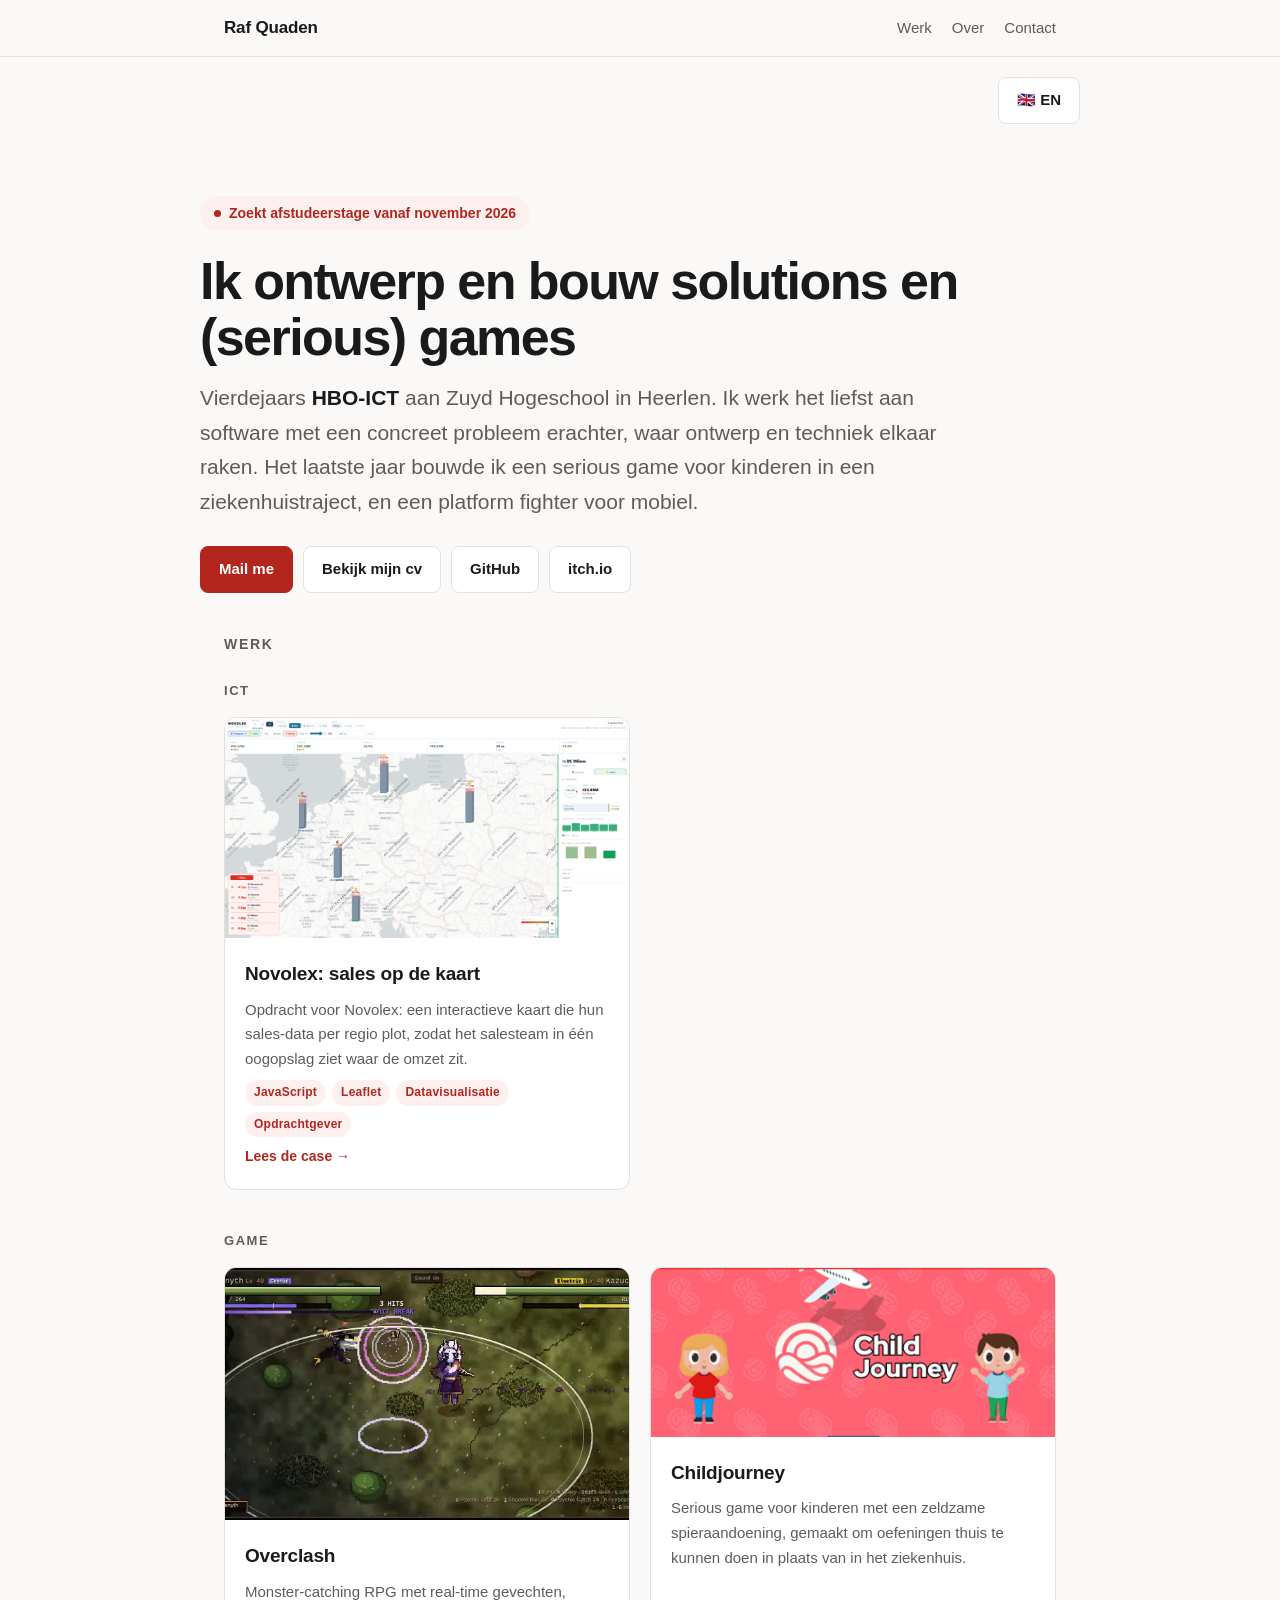
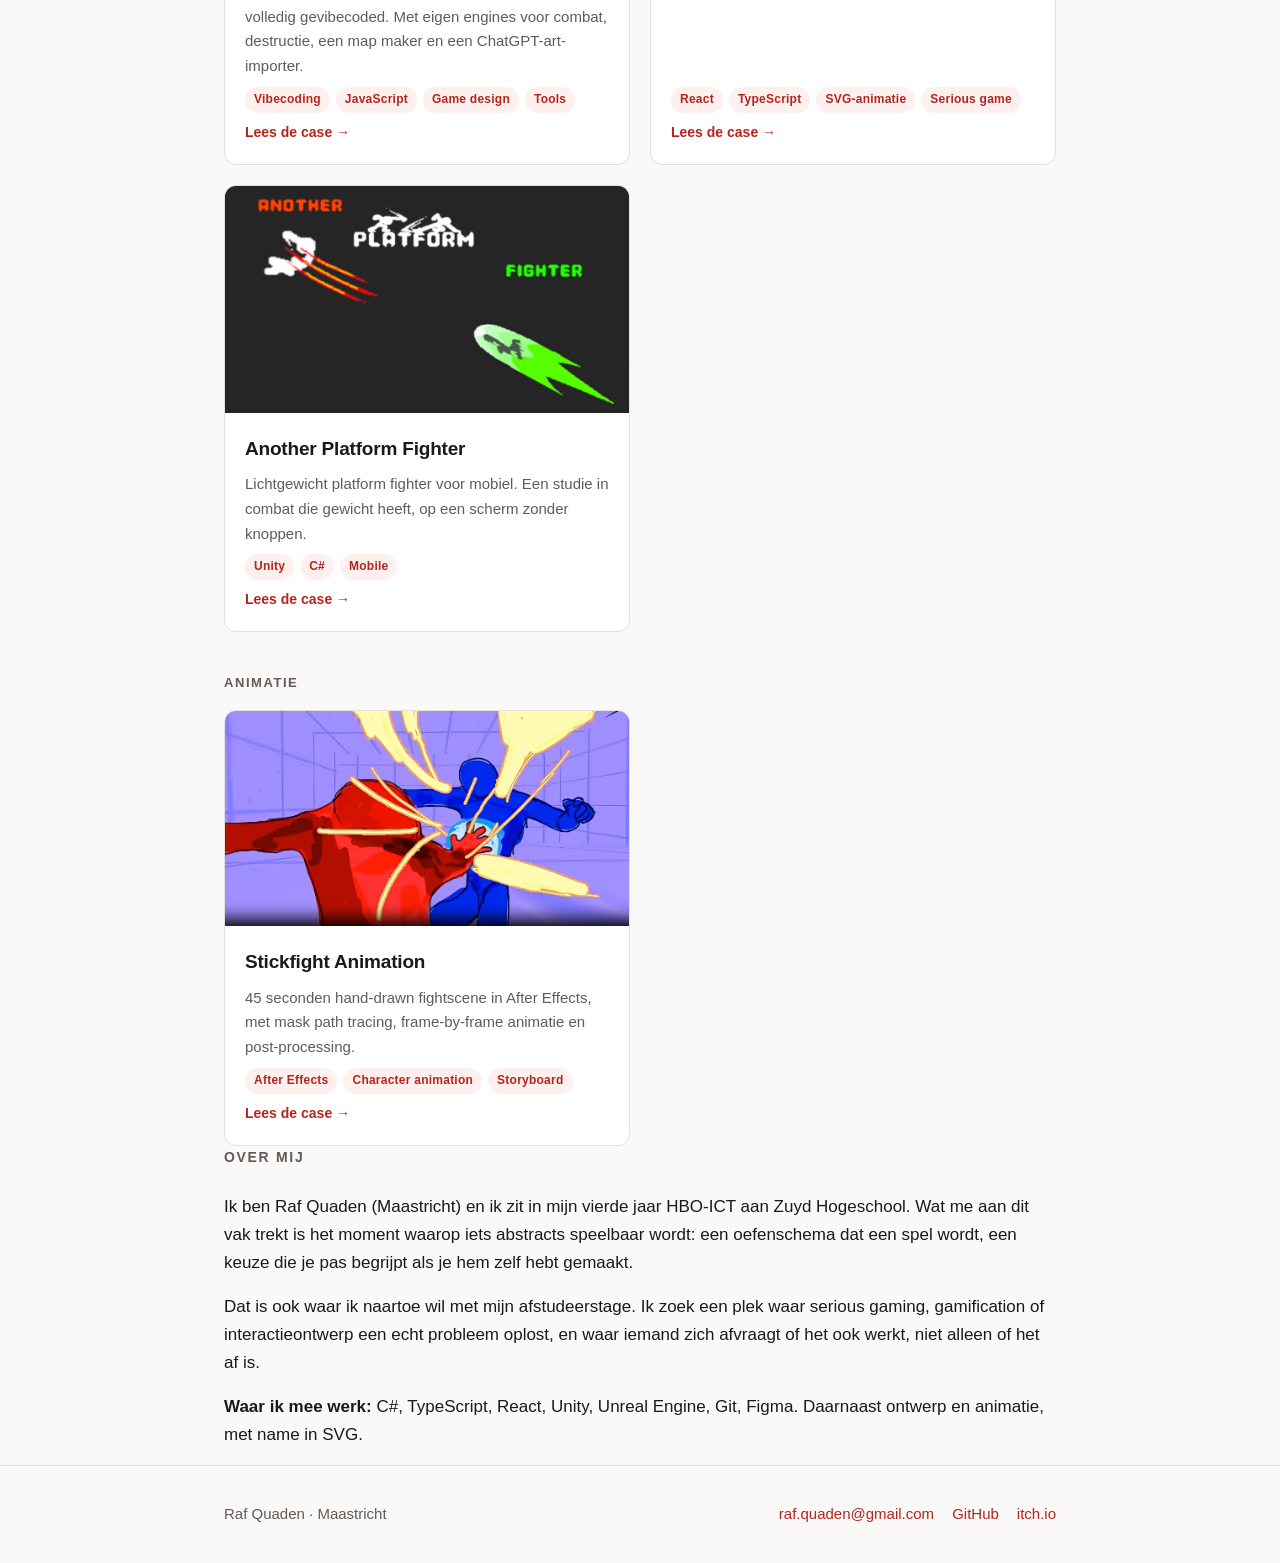
<file: index.html>
<!DOCTYPE html>
<html lang="nl">
<head>
<meta charset="utf-8">
<meta name="viewport" content="width=device-width, initial-scale=1">
<title>Raf Quaden · game development &amp; software design</title>
<meta name="description" content="Vierdejaars HBO-ICT'er uit Maastricht. Ik ontwerp en bouw games, ook als het doel niet entertainment is. Op zoek naar een afstudeerstage vanaf november 2026.">

<!-- Social preview. Zet er een echte afbeelding in zodra je die hebt:
     <meta property="og:image" content="https://rafezak.github.io/assets/og.png"> -->
<meta property="og:title" content="Raf Quaden · game development &amp; software design">
<meta property="og:description" content="Ik ontwerp en bouw games, ook als het doel niet entertainment is.">
<meta property="og:type" content="website">

<link rel="stylesheet" href="style.css">
</head>
<body>

<header class="site-header">
  <div class="wrap">
    <a class="brand" href="index.html">Raf Quaden</a>
    <nav class="nav">
      <a href="#werk">Werk</a>
      <a href="#over">Over</a>
      <a href="#contact">Contact</a>
    </nav>
  </div>
</header>

<main>

  <div class="wrap lang-switch">
    <a class="btn" href="en/index.html" hreflang="en">🇬🇧 EN</a>
  </div>

  <!-- ============ HERO ============ -->
  <div class="wrap hero">
    <div class="status">Zoekt afstudeerstage vanaf november 2026</div>
    <h1>Ik ontwerp en bouw solutions en (serious) games</h1>
    <p class="lead">
      Vierdejaars <strong>HBO-ICT</strong> aan Zuyd Hogeschool in Heerlen. Ik werk het liefst
      aan software met een concreet probleem erachter, waar ontwerp en techniek elkaar raken.
      Het laatste jaar bouwde ik een serious game voor kinderen in een ziekenhuistraject,
      en een platform fighter voor mobiel.
    </p>
    <div class="actions">
      <a class="btn btn--primary" href="mailto:raf.quaden@gmail.com">Mail me</a>
      <a class="btn" href="svg/CVRafQuaden.pdf" target="_blank" rel="noopener">Bekijk mijn cv</a>
      <a class="btn" href="https://github.com/rafezak">GitHub</a>
      <a class="btn" href="https://rafezak.itch.io">itch.io</a>
    </div>
  </div>

  <!-- ============ WERK ============ -->
  <section class="wrap" id="werk">
    <h2>Werk</h2>

    <div class="werk-group">
      <h3>ICT</h3>
      <div class="cards">

        <a class="card" href="novolex-sales.html">
          <img class="card__img" src="svg/Schermafbeelding%202026-08-31%20115219.png" alt="Screenshot van de Sales · Margin Map van Novolex (dummydata)">
          <div class="card__body">
            <div class="card__title">Novolex: sales op de kaart</div>
            <p class="card__desc">
              Opdracht voor Novolex: een interactieve kaart die hun sales-data per
              regio plot, zodat het salesteam in één oogopslag ziet waar de omzet zit.
            </p>
            <div class="tags">
              <span class="tag">JavaScript</span>
              <span class="tag">Leaflet</span>
              <span class="tag">Datavisualisatie</span>
              <span class="tag">Opdrachtgever</span>
            </div>
            <div class="card__more">Lees de case →</div>
          </div>
        </a>

      </div>
    </div>

    <div class="werk-group">
      <h3>Game</h3>
      <div class="cards">

        <a class="card" href="overclash.html">
          <img class="card__img" src="overclash/card.jpg" alt="Screenshot van een gevecht in Overclash" loading="lazy">
          <div class="card__body">
            <div class="card__title">Overclash</div>
            <p class="card__desc">
              Monster-catching RPG met real-time gevechten, volledig gevibecoded. Met eigen engines voor combat, destructie, een map maker en een ChatGPT-art-importer.
            </p>
            <div class="tags">
              <span class="tag">Vibecoding</span>
              <span class="tag">JavaScript</span>
              <span class="tag">Game design</span>
              <span class="tag">Tools</span>
            </div>
            <div class="card__more">Lees de case →</div>
          </div>
        </a>

        <a class="card" href="childjourney.html">
          <img class="card__img" src="svg/Screenshot%202026-08-30%20130028.png" alt="Screenshot van Childjourney">
          <div class="card__body">
            <div class="card__title">Childjourney</div>
            <p class="card__desc">
              Serious game voor kinderen met een zeldzame spieraandoening, gemaakt om
              oefeningen thuis te kunnen doen in plaats van in het ziekenhuis.
            </p>
            <div class="tags">
              <span class="tag">React</span>
              <span class="tag">TypeScript</span>
              <span class="tag">SVG-animatie</span>
              <span class="tag">Serious game</span>
            </div>
            <div class="card__more">Lees de case →</div>
          </div>
        </a>

        <a class="card" href="platform-fighter.html">
          <img class="card__img" src="svg/Screenshot%202026-08-30%20125802.png" alt="Screenshot van Another Platform Fighter">
          <div class="card__body">
            <div class="card__title">Another Platform Fighter</div>
            <p class="card__desc">
              Lichtgewicht platform fighter voor mobiel. Een studie in combat die gewicht
              heeft, op een scherm zonder knoppen.
            </p>
            <div class="tags">
              <span class="tag">Unity</span>
              <span class="tag">C#</span>
              <span class="tag">Mobile</span>
            </div>
            <div class="card__more">Lees de case →</div>
          </div>
        </a>

      </div>
    </div>

    <div class="werk-group">
      <h3>Animatie</h3>
      <div class="cards">

        <a class="card" href="animation.html">
          <img class="card__img" src="svg/Screenshot%202026-09-03%20153212.png"  alt="Still uit de Stickfight-animatie">
          <div class="card__body">
            <div class="card__title">Stickfight Animation</div>
            <p class="card__desc">
              45 seconden hand-drawn fightscene in After Effects, met mask path tracing,
              frame-by-frame animatie en post-processing.
            </p>
            <div class="tags">
              <span class="tag">After Effects</span>
              <span class="tag">Character animation</span>
              <span class="tag">Storyboard</span>
            </div>
            <div class="card__more">Lees de case →</div>
          </div>
        </a>

      </div>
    </div>

  </section>

  <!-- ============ OVER ============ -->
  <section class="wrap" id="over">
    <h2>Over mij</h2>
    <div class="prose" style="padding-bottom:0">
      <p>
        Ik ben Raf Quaden (Maastricht) en ik zit in mijn vierde jaar HBO-ICT aan Zuyd
        Hogeschool. Wat me aan dit vak trekt is het moment waarop iets abstracts speelbaar
        wordt: een oefenschema dat een spel wordt, een keuze die je pas begrijpt als je hem
        zelf hebt gemaakt.
      </p>
      <p>
        Dat is ook waar ik naartoe wil met mijn afstudeerstage. Ik zoek een plek waar
        serious gaming, gamification of interactieontwerp een echt probleem oplost, en
        waar iemand zich afvraagt of het ook werkt, niet alleen of het af is.
      </p>
      <p>
        <strong>Waar ik mee werk:</strong> C#, TypeScript, React, Unity, Unreal Engine, Git,
        Figma. Daarnaast ontwerp en animatie, met name in SVG.
      </p>
    </div>
  </section>

</main>

<footer class="site-footer" id="contact">
  <div class="wrap">
    <div>Raf Quaden · Maastricht</div>
    <div class="links">
      <a href="mailto:raf.quaden@gmail.com">raf.quaden@gmail.com</a>
      <a href="https://github.com/rafezak">GitHub</a>
      <a href="https://rafezak.itch.io">itch.io</a>
    </div>
  </div>
</footer>

</body>
</html>
</file>
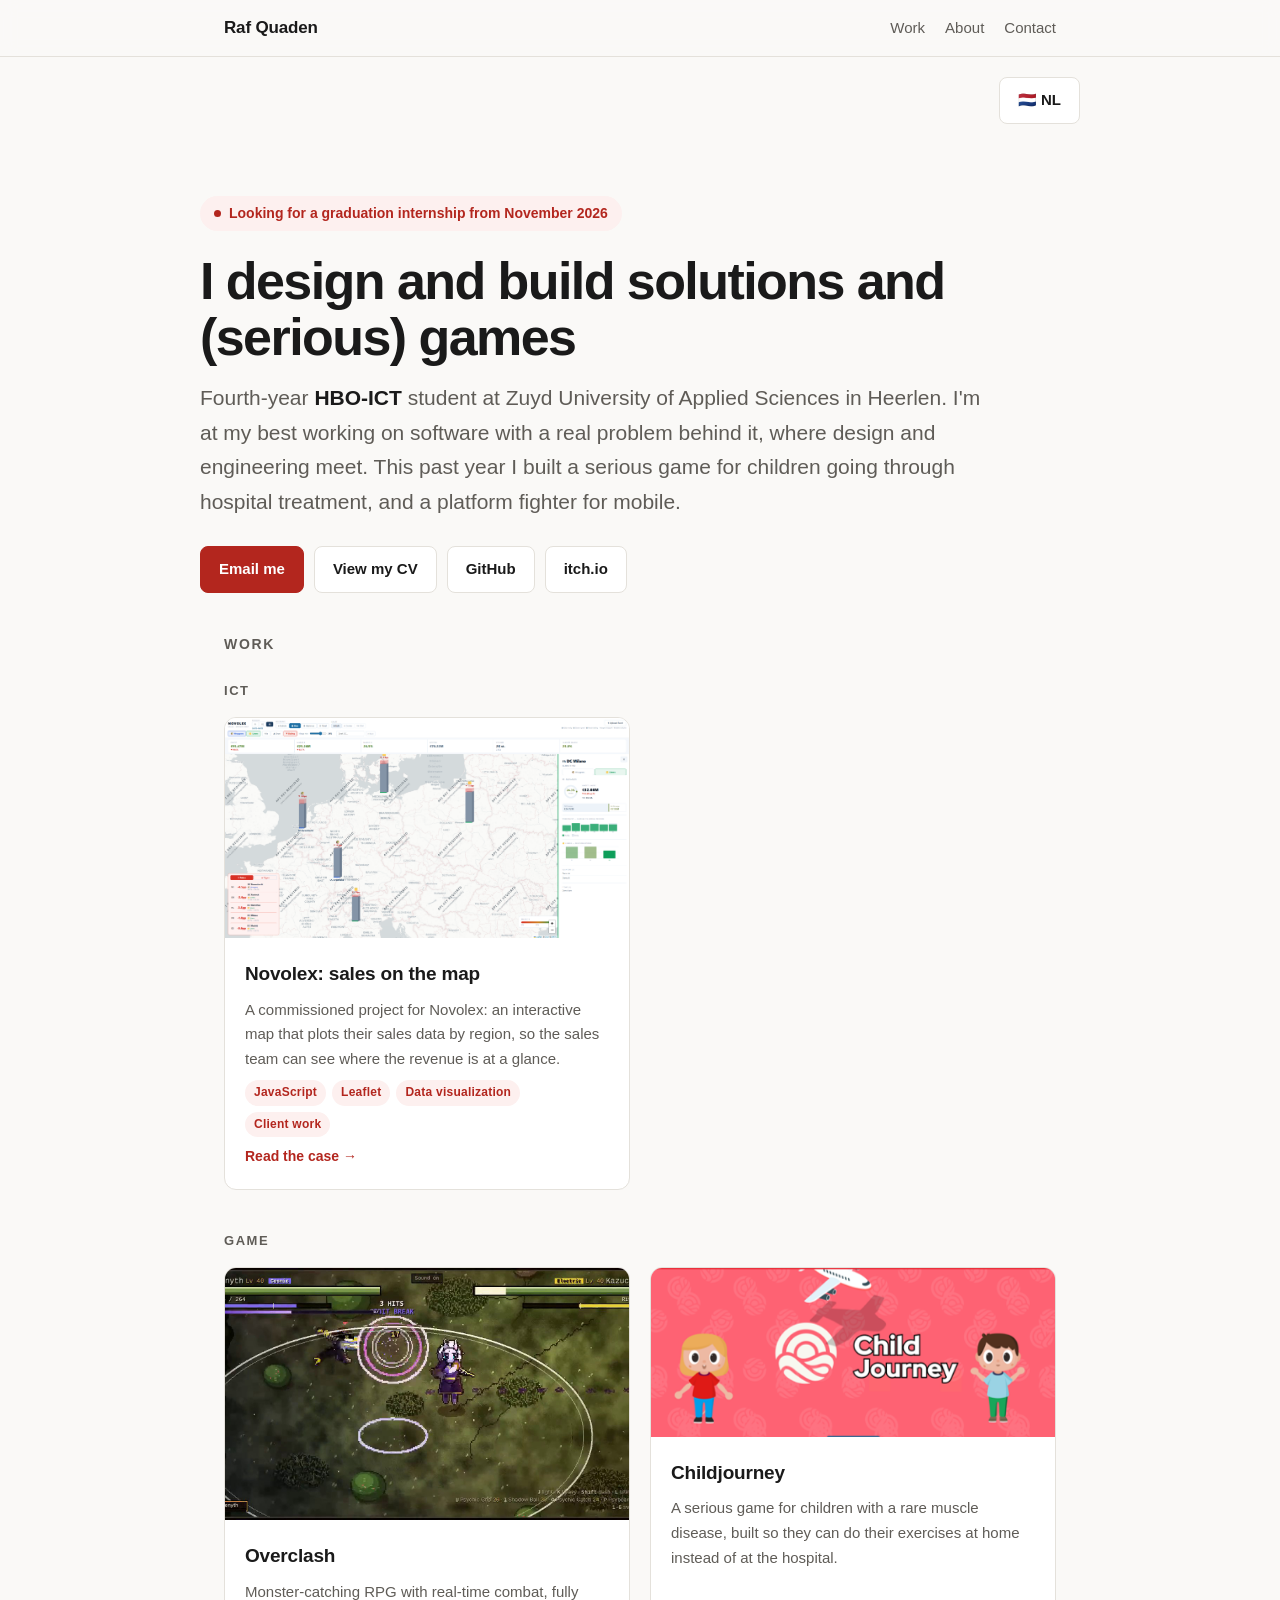
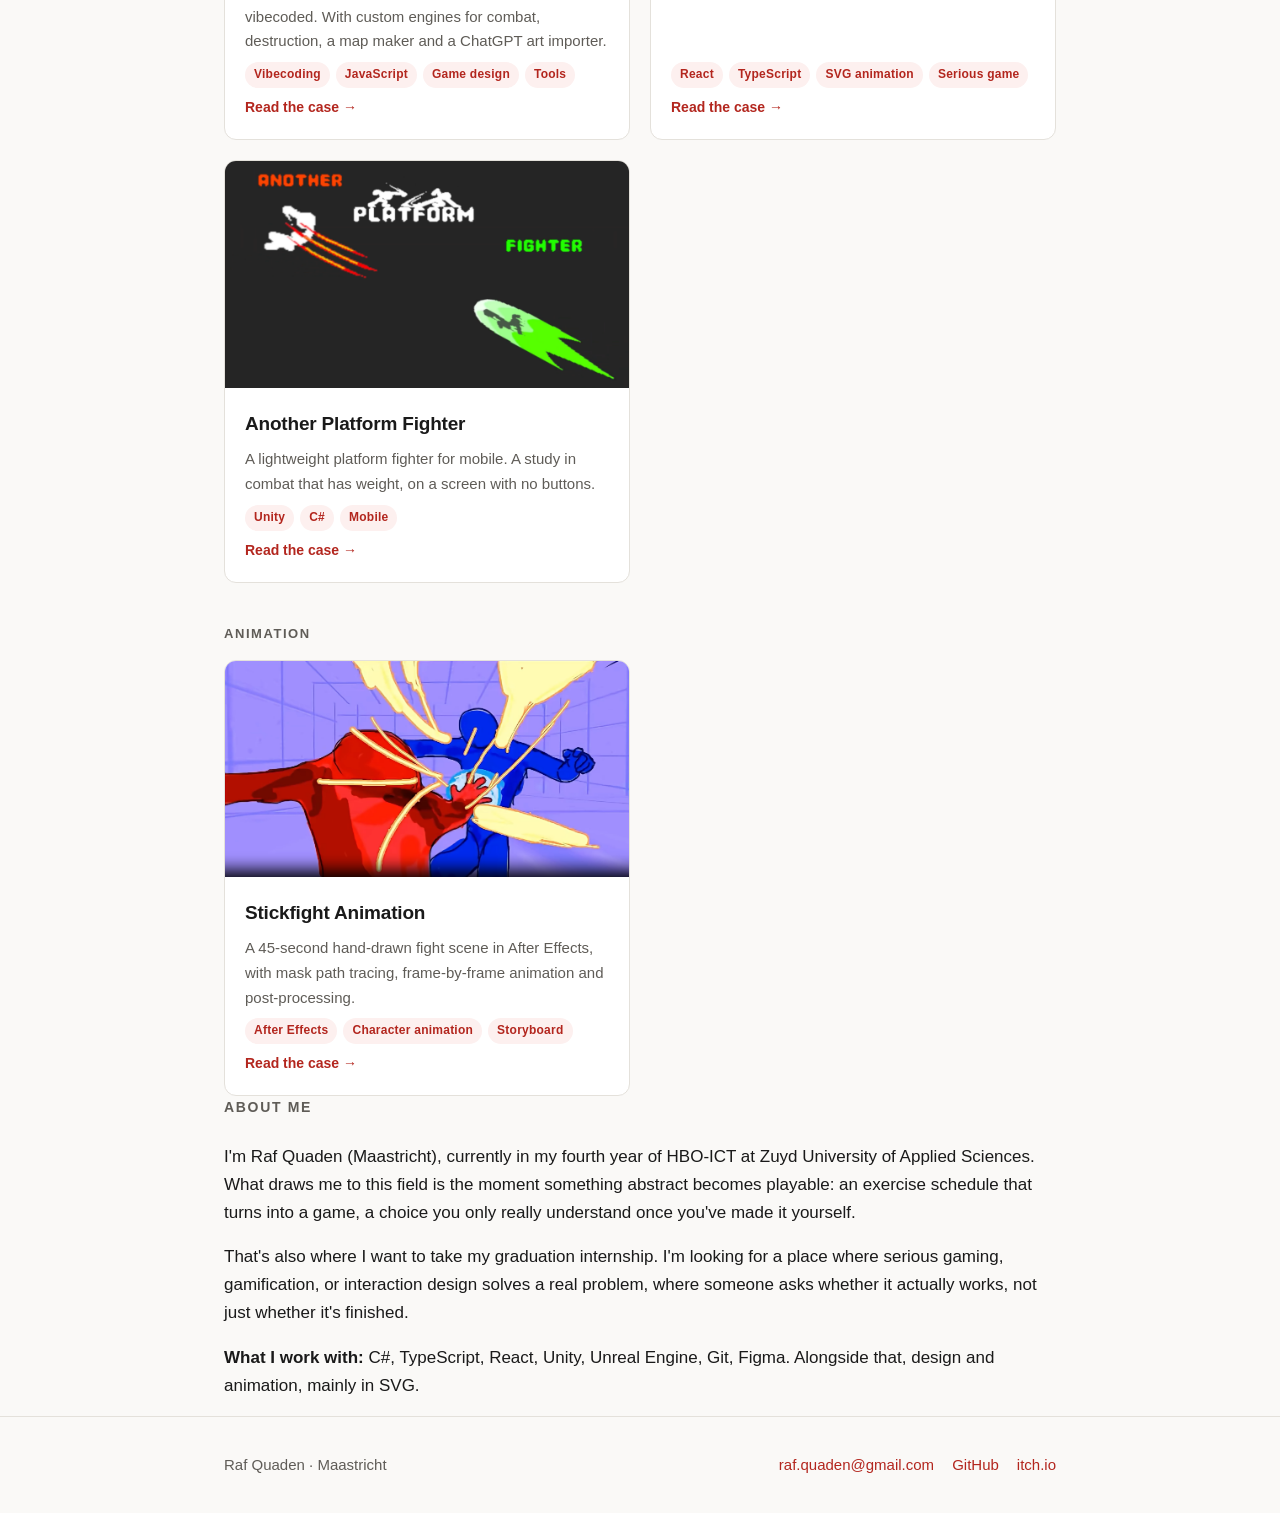
<file: en/index.html>
<!DOCTYPE html>
<html lang="en">
<head>
<meta charset="utf-8">
<meta name="viewport" content="width=device-width, initial-scale=1">
<title>Raf Quaden · game development &amp; software design</title>
<meta name="description" content="Fourth-year HBO-ICT student from Maastricht. I design and build games, even when the goal isn't entertainment. Looking for a graduation internship from November 2026.">

<!-- Social preview. Add a real image once you have one:
     <meta property="og:image" content="https://rafezak.github.io/assets/og.png"> -->
<meta property="og:title" content="Raf Quaden · game development &amp; software design">
<meta property="og:description" content="I design and build games, even when the goal isn't entertainment.">
<meta property="og:type" content="website">

<link rel="stylesheet" href="../style.css">
</head>
<body>

<header class="site-header">
  <div class="wrap">
    <a class="brand" href="index.html">Raf Quaden</a>
    <nav class="nav">
      <a href="#werk">Work</a>
      <a href="#over">About</a>
      <a href="#contact">Contact</a>
    </nav>
  </div>
</header>

<main>

  <div class="wrap lang-switch">
    <a class="btn" href="../index.html" hreflang="nl">🇳🇱 NL</a>
  </div>

  <!-- ============ HERO ============ -->
  <div class="wrap hero">
    <div class="status">Looking for a graduation internship from November 2026</div>
    <h1>I design and build solutions and (serious) games</h1>
    <p class="lead">
      Fourth-year <strong>HBO-ICT</strong> student at Zuyd University of Applied Sciences in
      Heerlen. I'm at my best working on software with a real problem behind it, where design
      and engineering meet. This past year I built a serious game for children going through
      hospital treatment, and a platform fighter for mobile.
    </p>
    <div class="actions">
      <a class="btn btn--primary" href="mailto:raf.quaden@gmail.com">Email me</a>
      <a class="btn" href="../svg/CVRafQuaden.pdf" target="_blank" rel="noopener">View my CV</a>
      <a class="btn" href="https://github.com/rafezak">GitHub</a>
      <a class="btn" href="https://rafezak.itch.io">itch.io</a>
    </div>
  </div>

  <!-- ============ WERK ============ -->
  <section class="wrap" id="werk">
    <h2>Work</h2>

    <div class="werk-group">
      <h3>ICT</h3>
      <div class="cards">

        <a class="card" href="novolex-sales.html">
          <img class="card__img" src="../svg/Schermafbeelding%202026-08-31%20115219.png" alt="Screenshot of Novolex's Sales · Margin Map (dummy data)">
          <div class="card__body">
            <div class="card__title">Novolex: sales on the map</div>
            <p class="card__desc">
              A commissioned project for Novolex: an interactive map that plots their sales
              data by region, so the sales team can see where the revenue is at a glance.
            </p>
            <div class="tags">
              <span class="tag">JavaScript</span>
              <span class="tag">Leaflet</span>
              <span class="tag">Data visualization</span>
              <span class="tag">Client work</span>
            </div>
            <div class="card__more">Read the case →</div>
          </div>
        </a>

      </div>
    </div>

    <div class="werk-group">
      <h3>Game</h3>
      <div class="cards">

        <a class="card" href="overclash.html">
          <img class="card__img" src="../overclash/card.jpg" alt="Screenshot of a battle in Overclash" loading="lazy">
          <div class="card__body">
            <div class="card__title">Overclash</div>
            <p class="card__desc">
              Monster-catching RPG with real-time combat, fully vibecoded. With custom engines for combat, destruction, a map maker and a ChatGPT art importer.
            </p>
            <div class="tags">
              <span class="tag">Vibecoding</span>
              <span class="tag">JavaScript</span>
              <span class="tag">Game design</span>
              <span class="tag">Tools</span>
            </div>
            <div class="card__more">Read the case →</div>
          </div>
        </a>

        <a class="card" href="childjourney.html">
          <img class="card__img" src="../svg/Screenshot%202026-08-30%20130028.png" alt="Screenshot of Childjourney">
          <div class="card__body">
            <div class="card__title">Childjourney</div>
            <p class="card__desc">
              A serious game for children with a rare muscle disease, built so they can do
              their exercises at home instead of at the hospital.
            </p>
            <div class="tags">
              <span class="tag">React</span>
              <span class="tag">TypeScript</span>
              <span class="tag">SVG animation</span>
              <span class="tag">Serious game</span>
            </div>
            <div class="card__more">Read the case →</div>
          </div>
        </a>

        <a class="card" href="platform-fighter.html">
          <img class="card__img" src="../svg/Screenshot%202026-08-30%20125802.png" alt="Screenshot of Another Platform Fighter">
          <div class="card__body">
            <div class="card__title">Another Platform Fighter</div>
            <p class="card__desc">
              A lightweight platform fighter for mobile. A study in combat that has weight,
              on a screen with no buttons.
            </p>
            <div class="tags">
              <span class="tag">Unity</span>
              <span class="tag">C#</span>
              <span class="tag">Mobile</span>
            </div>
            <div class="card__more">Read the case →</div>
          </div>
        </a>

      </div>
    </div>

    <div class="werk-group">
      <h3>Animation</h3>
      <div class="cards">

        <a class="card" href="animation.html">
          <img class="card__img" src="../svg/Screenshot%202026-09-03%20153212.png"  alt="Still from the Stickfight animation">
          <div class="card__body">
            <div class="card__title">Stickfight Animation</div>
            <p class="card__desc">
              A 45-second hand-drawn fight scene in After Effects, with mask path tracing,
              frame-by-frame animation and post-processing.
            </p>
            <div class="tags">
              <span class="tag">After Effects</span>
              <span class="tag">Character animation</span>
              <span class="tag">Storyboard</span>
            </div>
            <div class="card__more">Read the case →</div>
          </div>
        </a>

      </div>
    </div>

  </section>

  <!-- ============ OVER ============ -->
  <section class="wrap" id="over">
    <h2>About me</h2>
    <div class="prose" style="padding-bottom:0">
      <p>
        I'm Raf Quaden (Maastricht), currently in my fourth year of HBO-ICT at Zuyd University
        of Applied Sciences. What draws me to this field is the moment something abstract
        becomes playable: an exercise schedule that turns into a game, a choice you only
        really understand once you've made it yourself.
      </p>
      <p>
        That's also where I want to take my graduation internship. I'm looking for a place
        where serious gaming, gamification, or interaction design solves a real problem,
        where someone asks whether it actually works, not just whether it's finished.
      </p>
      <p>
        <strong>What I work with:</strong> C#, TypeScript, React, Unity, Unreal Engine, Git,
        Figma. Alongside that, design and animation, mainly in SVG.
      </p>
    </div>
  </section>

</main>

<footer class="site-footer" id="contact">
  <div class="wrap">
    <div>Raf Quaden · Maastricht</div>
    <div class="links">
      <a href="mailto:raf.quaden@gmail.com">raf.quaden@gmail.com</a>
      <a href="https://github.com/rafezak">GitHub</a>
      <a href="https://rafezak.itch.io">itch.io</a>
    </div>
  </div>
</footer>

</body>
</html>
</file>
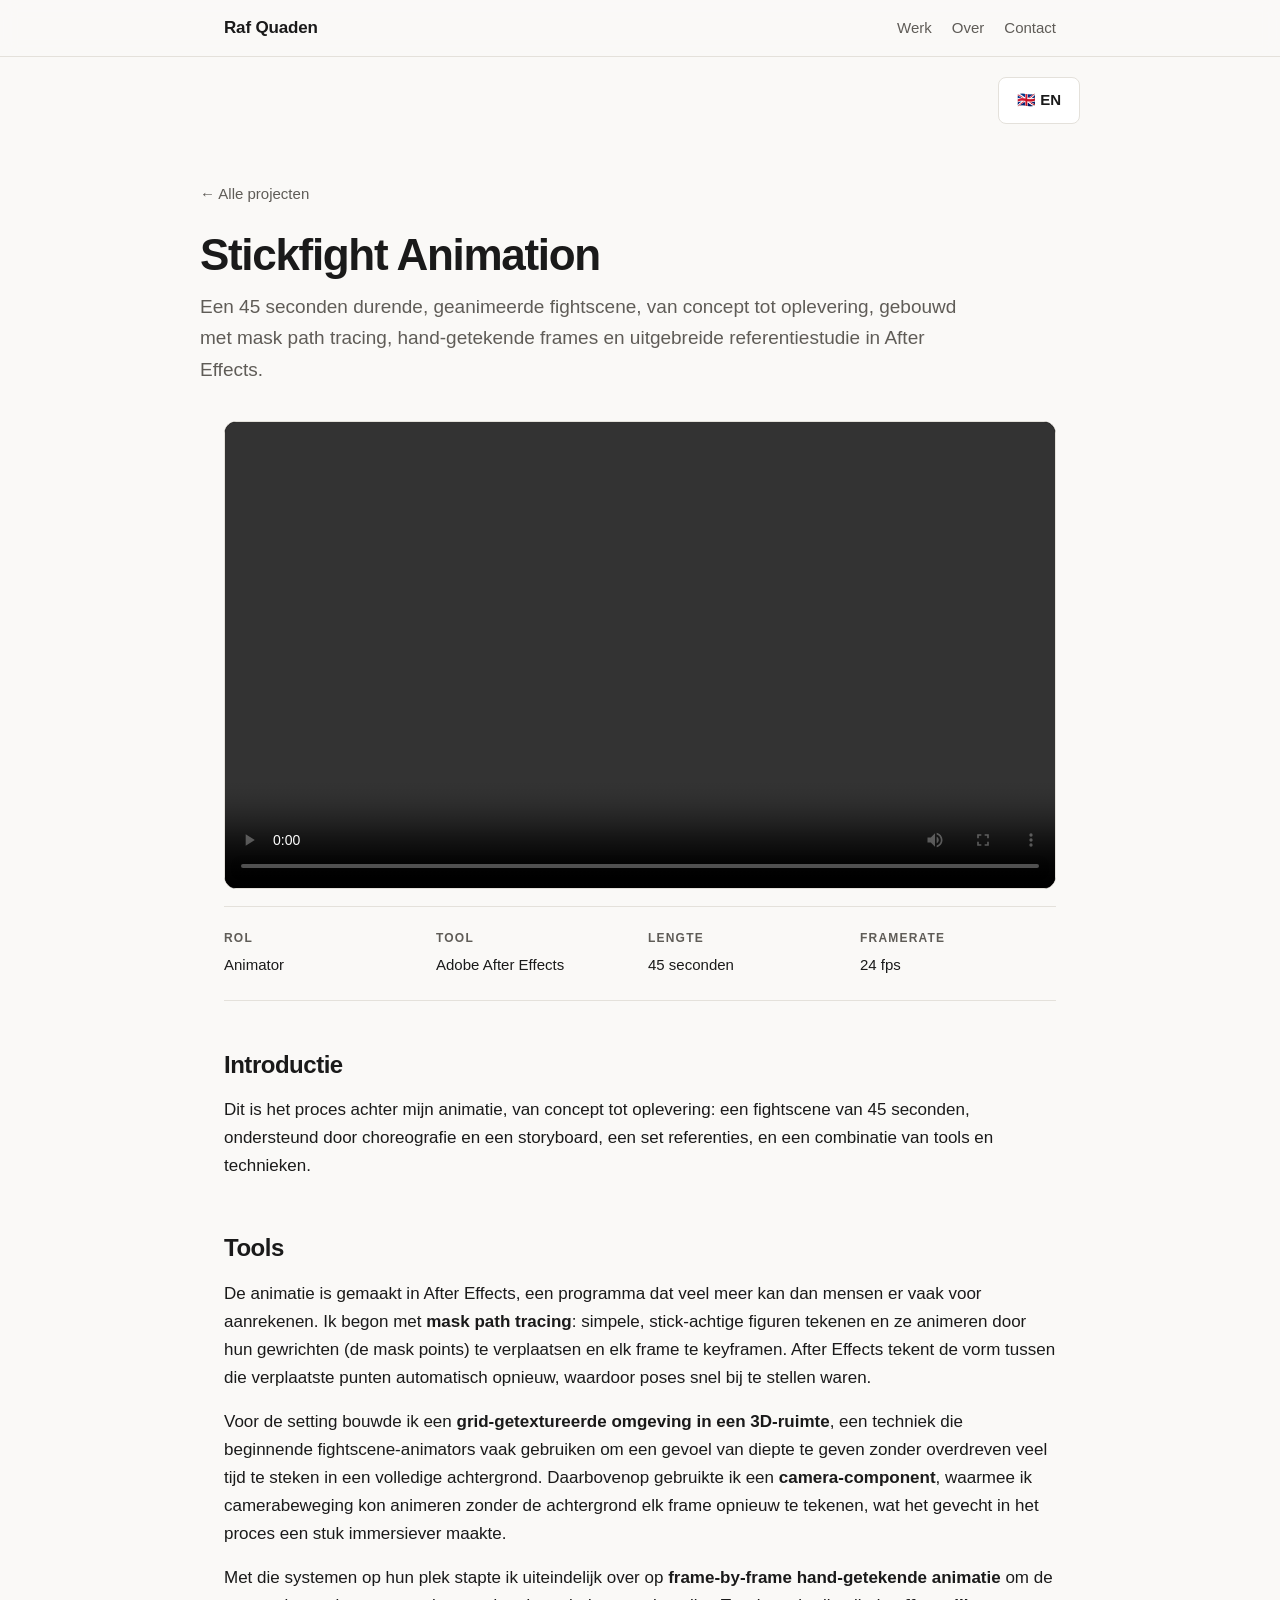
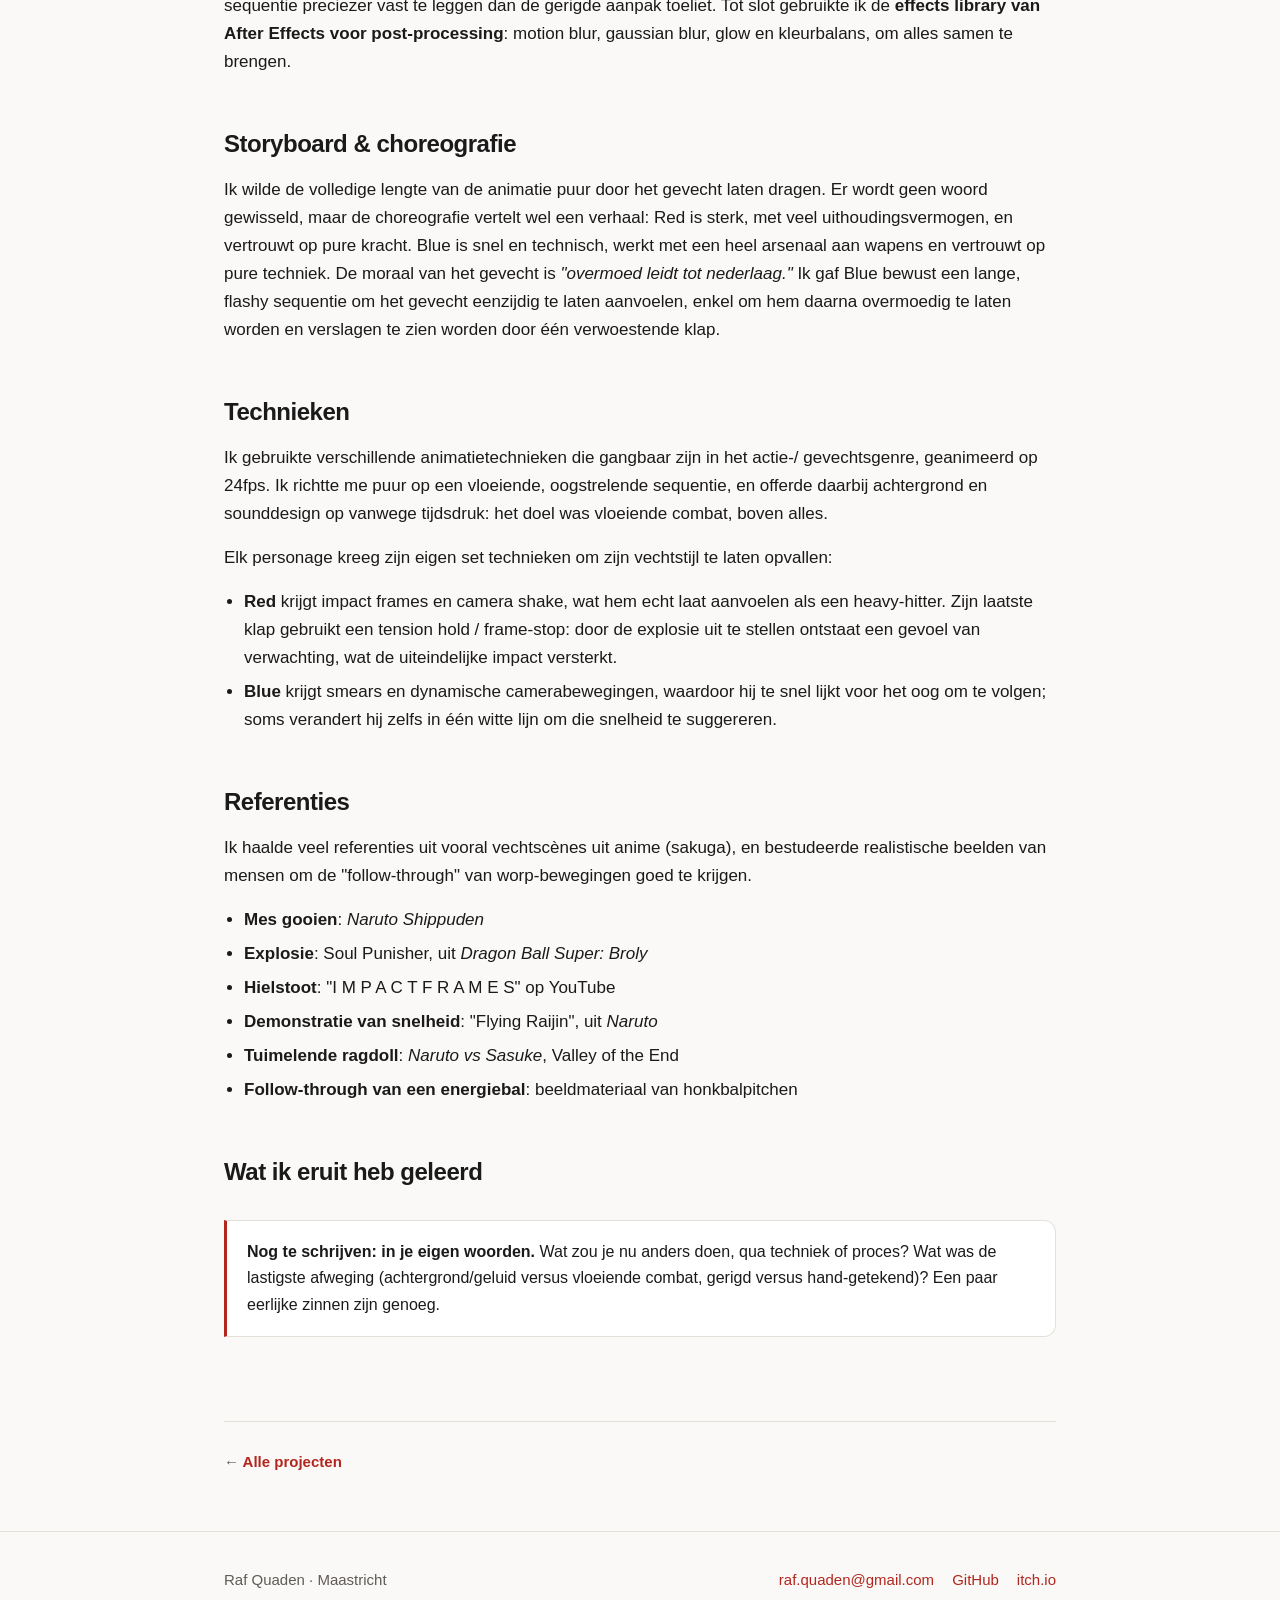
<file: animation.html>
<!DOCTYPE html>
<html lang="nl">
<head>
<meta charset="utf-8">
<meta name="viewport" content="width=device-width, initial-scale=1">
<title>Stickfight Animation · Raf Quaden</title>
<meta name="description" content="45 seconden hand-drawn/After Effects fightscene: van choreografie en storyboard tot mask path tracing, frame-by-frame animatie en post-processing.">
<link rel="stylesheet" href="style.css">
</head>
<body>

<header class="site-header">
  <div class="wrap">
    <a class="brand" href="index.html">Raf Quaden</a>
    <nav class="nav">
      <a href="index.html#werk">Werk</a>
      <a href="index.html#over">Over</a>
      <a href="index.html#contact">Contact</a>
    </nav>
  </div>
</header>

<main>

  <div class="wrap lang-switch">
    <a class="btn" href="en/animation.html" hreflang="en">🇬🇧 EN</a>
  </div>

  <div class="wrap case-header">
    <a class="back" href="index.html">← Alle projecten</a>
    <h1>Stickfight Animation</h1>
    <p class="sub">
      Een 45 seconden durende, geanimeerde fightscene, van concept tot oplevering, gebouwd
      met mask path tracing, hand-getekende frames en uitgebreide referentiestudie in After
      Effects.
    </p>
  </div>

  <div class="wrap">
    <div class="video-embed">
      <video controls preload="metadata" playsinline>
        <source src="svg/Raf_Quaden_Stickfight_Animation_FINAL.mp4" type="video/mp4">
        Je browser ondersteunt geen video-afspelen.
        <a href="svg/Raf_Quaden_Stickfight_Animation_FINAL.mp4">Download de animatie</a>.
      </video>
    </div>

    <dl class="meta">
      <div>
        <dt>Rol</dt>
        <dd>Animator</dd>
      </div>
      <div>
        <dt>Tool</dt>
        <dd>Adobe After Effects</dd>
      </div>
      <div>
        <dt>Lengte</dt>
        <dd>45 seconden</dd>
      </div>
      <div>
        <dt>Framerate</dt>
        <dd>24 fps</dd>
      </div>
    </dl>
  </div>

  <div class="wrap prose">

    <h2>Introductie</h2>
    <p>
      Dit is het proces achter mijn animatie, van concept tot oplevering: een fightscene van
      45 seconden, ondersteund door choreografie en een storyboard, een set referenties, en
      een combinatie van tools en technieken.
    </p>

    <h2>Tools</h2>
    <p>
      De animatie is gemaakt in After Effects, een programma dat veel meer kan dan mensen
      er vaak voor aanrekenen. Ik begon met <strong>mask path tracing</strong>: simpele,
      stick-achtige figuren tekenen en ze animeren door hun gewrichten (de mask points) te
      verplaatsen en elk frame te keyframen. After Effects tekent de vorm tussen die
      verplaatste punten automatisch opnieuw, waardoor poses snel bij te stellen waren.
    </p>
    <p>
      Voor de setting bouwde ik een <strong>grid-getextureerde omgeving in een 3D-ruimte</strong>,
      een techniek die beginnende fightscene-animators vaak gebruiken om een gevoel van
      diepte te geven zonder overdreven veel tijd te steken in een volledige achtergrond.
      Daarbovenop gebruikte ik een <strong>camera-component</strong>, waarmee ik
      camerabeweging kon animeren zonder de achtergrond elk frame opnieuw te tekenen,
      wat het gevecht in het proces een stuk immersiever maakte.
    </p>
    <p>
      Met die systemen op hun plek stapte ik uiteindelijk over op
      <strong>frame-by-frame hand-getekende animatie</strong> om de sequentie preciezer vast
      te leggen dan de gerigde aanpak toeliet. Tot slot gebruikte ik de
      <strong>effects library van After Effects voor post-processing</strong>: motion blur,
      gaussian blur, glow en kleurbalans, om alles samen te brengen.
    </p>

    <h2>Storyboard &amp; choreografie</h2>
    <p>
      Ik wilde de volledige lengte van de animatie puur door het gevecht laten dragen. Er
      wordt geen woord gewisseld, maar de choreografie vertelt wel een verhaal: Red is
      sterk, met veel uithoudingsvermogen, en vertrouwt op pure kracht. Blue is snel en
      technisch, werkt met een heel arsenaal aan wapens en vertrouwt op pure techniek. De
      moraal van het gevecht is <em>"overmoed leidt tot nederlaag."</em> Ik gaf Blue
      bewust een lange, flashy sequentie om het gevecht eenzijdig te laten aanvoelen, enkel
      om hem daarna overmoedig te laten worden en verslagen te zien worden door één
      verwoestende klap.
    </p>

    <h2>Technieken</h2>
    <p>
      Ik gebruikte verschillende animatietechnieken die gangbaar zijn in het actie-/
      gevechtsgenre, geanimeerd op 24fps. Ik richtte me puur op een vloeiende, oogstrelende
      sequentie, en offerde daarbij achtergrond en sounddesign op vanwege tijdsdruk: het
      doel was vloeiende combat, boven alles.
    </p>
    <p>
      Elk personage kreeg zijn eigen set technieken om zijn vechtstijl te laten opvallen:
    </p>
    <ul>
      <li>
        <strong>Red</strong> krijgt impact frames en camera shake, wat hem echt laat
        aanvoelen als een heavy-hitter. Zijn laatste klap gebruikt een tension hold /
        frame-stop: door de explosie uit te stellen ontstaat een gevoel van verwachting,
        wat de uiteindelijke impact versterkt.
      </li>
      <li>
        <strong>Blue</strong> krijgt smears en dynamische camerabewegingen, waardoor hij te
        snel lijkt voor het oog om te volgen; soms verandert hij zelfs in één witte lijn om
        die snelheid te suggereren.
      </li>
    </ul>

    <h2>Referenties</h2>
    <p>
      Ik haalde veel referenties uit vooral vechtscènes uit anime (sakuga), en bestudeerde
      realistische beelden van mensen om de "follow-through" van worp-bewegingen goed te
      krijgen.
    </p>
    <ul>
      <li><strong>Mes gooien</strong>: <em>Naruto Shippuden</em></li>
      <li><strong>Explosie</strong>: Soul Punisher, uit <em>Dragon Ball Super: Broly</em></li>
      <li><strong>Hielstoot</strong>: "I M P A C T F R A M E S" op YouTube</li>
      <li><strong>Demonstratie van snelheid</strong>: "Flying Raijin", uit <em>Naruto</em></li>
      <li><strong>Tuimelende ragdoll</strong>: <em>Naruto vs Sasuke</em>, Valley of the End</li>
      <li><strong>Follow-through van een energiebal</strong>: beeldmateriaal van honkbalpitchen</li>
    </ul>

    <h2>Wat ik eruit heb geleerd</h2>

    <div class="callout">
      <p>
        <strong>Nog te schrijven: in je eigen woorden.</strong> Wat zou je nu anders doen,
        qua techniek of proces? Wat was de lastigste afweging (achtergrond/geluid versus
        vloeiende combat, gerigd versus hand-getekend)? Een paar eerlijke zinnen zijn genoeg.
      </p>
    </div>

  </div>

  <div class="wrap">
    <nav class="pager">
      <a href="index.html"><span>←</span> Alle projecten</a>
    </nav>
  </div>

</main>

<footer class="site-footer">
  <div class="wrap">
    <div>Raf Quaden · Maastricht</div>
    <div class="links">
      <a href="mailto:raf.quaden@gmail.com">raf.quaden@gmail.com</a>
      <a href="https://github.com/rafezak">GitHub</a>
      <a href="https://rafezak.itch.io">itch.io</a>
    </div>
  </div>
</footer>

</body>
</html>
</file>
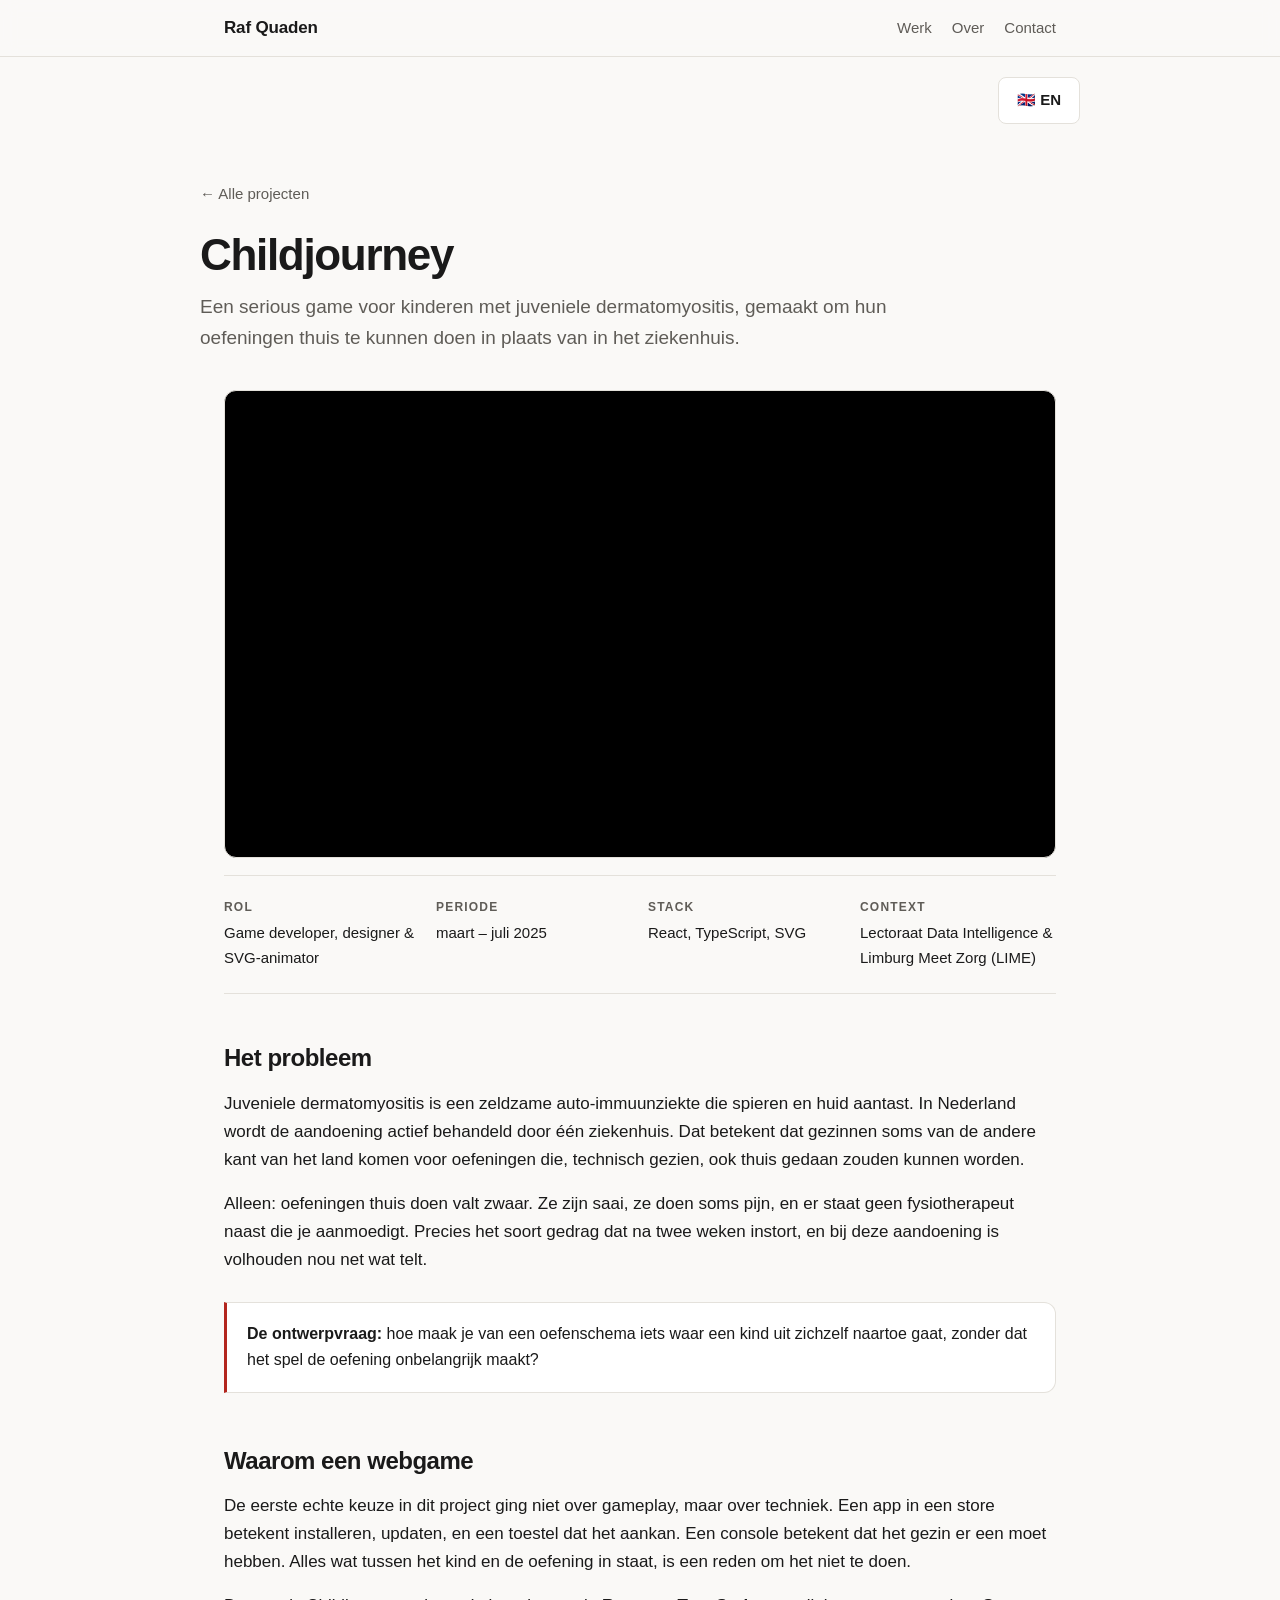
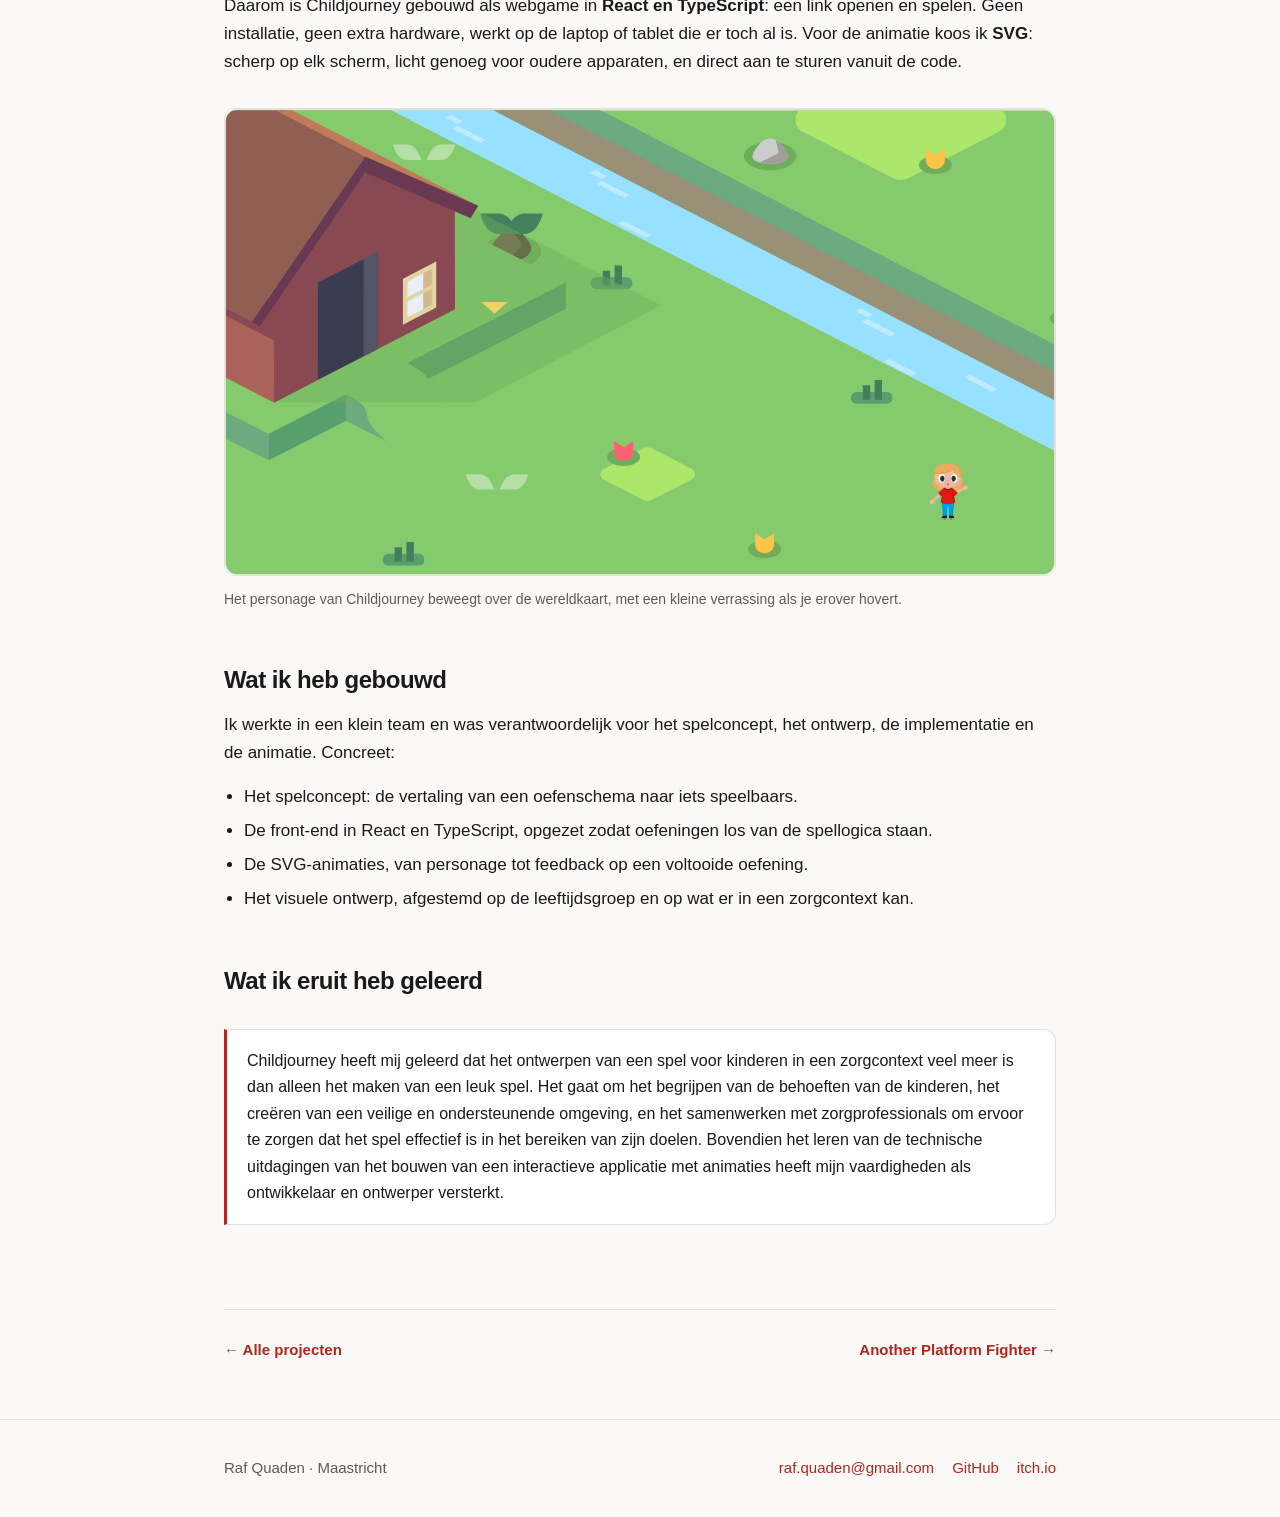
<file: childjourney.html>
<!DOCTYPE html>
<html lang="nl">
<head>
<meta charset="utf-8">
<meta name="viewport" content="width=device-width, initial-scale=1">
<title>Childjourney · Raf Quaden</title>
<meta name="description" content="Serious game in React en TypeScript voor kinderen met juveniele dermatomyositis, gebouwd om oefeningen thuis te kunnen doen.">
<link rel="stylesheet" href="style.css">
</head>
<body>

<!--
  ============================================================
  LET OP: voor je deze pagina publiceert:

  Dit gaat over zorgsoftware voor kinderen. Vraag het Lectoraat
  Data Intelligence en Limburg Meet Zorg om toestemming voordat
  je screenshots of details online zet. Zet nooit beeld online
  waar patiëntgegevens, echte namen of herkenbare kinderen op
  staan, ook niet in een hoekje van een screenshot.
  ============================================================
-->

<header class="site-header">
  <div class="wrap">
    <a class="brand" href="index.html">Raf Quaden</a>
    <nav class="nav">
      <a href="index.html#werk">Werk</a>
      <a href="index.html#over">Over</a>
      <a href="index.html#contact">Contact</a>
    </nav>
  </div>
</header>

<main>

  <div class="wrap lang-switch">
    <a class="btn" href="en/childjourney.html" hreflang="en">🇬🇧 EN</a>
  </div>

  <div class="wrap case-header">
    <a class="back" href="index.html">← Alle projecten</a>
    <h1>Childjourney</h1>
    <p class="sub">
      Een serious game voor kinderen met juveniele dermatomyositis, gemaakt om hun
      oefeningen thuis te kunnen doen in plaats van in het ziekenhuis.
    </p>
  </div>

  <div class="wrap">
    <div class="video-embed">
      <iframe
        src="https://www.youtube-nocookie.com/embed/vko_lexMmiQ"
        title="Childjourney trailer"
        loading="lazy"
        allow="accelerometer; autoplay; clipboard-write; encrypted-media; gyroscope; picture-in-picture; web-share"
        allowfullscreen></iframe>
    </div>

    <dl class="meta">
      <div>
        <dt>Rol</dt>
        <dd>Game developer, designer &amp; SVG-animator</dd>
      </div>
      <div>
        <dt>Periode</dt>
        <dd>maart – juli 2025</dd>
      </div>
      <div>
        <dt>Stack</dt>
        <dd>React, TypeScript, SVG</dd>
      </div>
      <div>
        <dt>Context</dt>
        <dd>Lectoraat Data Intelligence &amp; Limburg Meet Zorg (LIME)</dd>
      </div>
    </dl>
  </div>

  <div class="wrap prose">

    <h2>Het probleem</h2>
    <p>
      Juveniele dermatomyositis is een zeldzame auto-immuunziekte die spieren en huid aantast.
      In Nederland wordt de aandoening actief behandeld door één ziekenhuis. Dat betekent dat
      gezinnen soms van de andere kant van het land komen voor oefeningen die, technisch gezien,
      ook thuis gedaan zouden kunnen worden.
    </p>
    <p>
      Alleen: oefeningen thuis doen valt zwaar. Ze zijn saai, ze doen soms pijn, en er staat
      geen fysiotherapeut naast die je aanmoedigt. Precies het soort gedrag dat na twee weken
      instort, en bij deze aandoening is volhouden nou net wat telt.
    </p>

    <div class="callout">
      <p>
        <strong>De ontwerpvraag:</strong> hoe maak je van een oefenschema iets waar een kind
        uit zichzelf naartoe gaat, zonder dat het spel de oefening onbelangrijk maakt?
      </p>
    </div>

    <h2>Waarom een webgame</h2>
    <p>
      De eerste echte keuze in dit project ging niet over gameplay, maar over techniek. Een app
      in een store betekent installeren, updaten, en een toestel dat het aankan. Een console
      betekent dat het gezin er een moet hebben. Alles wat tussen het kind en de oefening in
      staat, is een reden om het niet te doen.
    </p>
    <p>
      Daarom is Childjourney gebouwd als webgame in <strong>React en TypeScript</strong>: een
      link openen en spelen. Geen installatie, geen extra hardware, werkt op de laptop of tablet
      die er toch al is. Voor de animatie koos ik <strong>SVG</strong>: scherp op elk scherm,
      licht genoeg voor oudere apparaten, en direct aan te sturen vanuit de code.
    </p>

    <figure>
      <div class="cj-hero">
        <img class="cj-hero__bg" src="svg/worldanim.svg" alt="" aria-hidden="true">

        <!-- Speelkarakter uit Childjourney. De SVG staat inline (in plaats van als
             <img>) omdat de ingebouwde animatie alleen dan op hover kan afspelen. -->
        <div class="cj-hero__player" aria-hidden="true">
          <svg viewBox="0 0 512 512" data-app="Xyris" id="cj-player-svg">
            <defs>
            </defs>
            <g transform="" transform-origin="">
              <g transform-origin="center" transform="" style="transform-box: fill-box;">
                <g id="hair1">
                  <path fill="#ECAC5A" d="M 203.859 171.851 C 203.006 195.297 195.697 212.965 202.058 225.097 C 208.419 237.229 236.181 236.883 256.948 236.883 C 284.155 236.883 303.76 235.982 312.01 226.727 C 320.26 217.471 312.007 196.319 312.01 179.883 C 297.25 172.273 204.714 148.406 203.86 171.851 Z" transform="">
                  </path>
                </g>
                <path fill="rgb(0, 0, 0)" d="M 301.81 232.938 C 306.015 231.541 309.527 229.512 312.01 226.726 C 320.26 217.471 313.688 199.748 312.702 190.876 C 314.741 209.901 313.691 218.393 301.81 232.938 Z" transform="" fill-opacity="0.04">
                </path>
                <g transform-origin="283.0010070800782 248.82699584960938" transform="rotate(-75)">
                  <path fill="#EDB9A3" d="M 312.667 274.129 C 307.803 269.769 302.843 258.246 296.753 255.821 C 290.663 253.396 290.673 248.827 290.673 248.827 L 283.156 255.089 C 283.156 255.089 287.157 257.015 288.666 262.455 C 290.175 267.895 302.887 275.782 306.3 280.743 C 306.916 281.639 306.731 285.5 307.681 286.585 C 310.868 286.667 318.136 278.54 318.359 275.535 C 318.44 274.638 313.873 275.21 312.667 274.129 Z" transform="">
                  </path>
                  <circle cx="315.914" cy="283.836" r="8.931" fill="#EDB9A3" transform="">
                  </circle>
                  <animateTransform id="cj-anim-wave" attributeName="transform" type="rotate" begin="indefinite" dur="1.85404" keyTimes="0; 0.27615939143406154; 0.407766957370466; 0.524271844660194; 0.6321467098166127; 0.7346278317152104; 0.8425026968716288; 1" values="75;-10;10;-10;10;-10;10;75" fill="freeze" additive="sum" calcMode="spline" keySplines="0 0 0.65 0.98;0 0 1 1;0 0 1 1;0 0 1 1;0 0 1 1;0 0 1 1;0 0 0.65 0.98">
                  </animateTransform>
                </g>
                <path fill="#EDB9A3" d="M 205.795 278.338 C 210.155 273.474 221.678 268.514 224.103 262.424 C 226.527 256.333 231.096 256.344 231.096 256.344 L 224.836 248.827 C 224.836 248.827 222.91 252.828 217.469 254.337 C 212.029 255.846 204.142 268.558 199.181 271.971 C 198.285 272.587 194.424 272.401 193.339 273.352 C 193.258 276.539 201.384 283.806 204.389 284.03 C 205.287 284.111 204.714 279.544 205.796 278.338 Z" transform="">
                </path>
                <circle cx="2.931" cy="147.603" r="8.931" fill="#EDB9A3" transform="matrix(6.123233995736766e-17,1,-1,6.123233995736766e-17,343.68983483314514,278.6540524959564)" transform-origin="">
                </circle>

                <g id="shoes">
                  <path fill="rgb(0, 0, 0)" d="M 276.102 332.376 L 263.247 331.35 C 263.247 331.35 261.584 335.992 261.913 337.964 C 262.243 339.936 262.397 346.483 263.247 347.205 C 264.623 348.376 279.577 347.412 280.664 347.205 C 281.751 346.999 282.183 344.618 281.936 342.4 C 281.688 340.182 276.102 332.376 276.102 332.376 Z" transform="" fill-opacity="0.80">
                </path>
                <path fill="rgb(0, 0, 0)" d="M 239.818 332.376 L 252.674 331.35 C 252.674 331.35 254.337 335.993 254.007 337.964 C 253.677 339.936 253.523 346.483 252.674 347.206 C 251.298 348.376 236.342 347.412 235.256 347.206 C 234.169 346.999 233.737 344.618 233.984 342.4 C 234.231 340.182 239.818 332.376 239.818 332.376 Z" transform="" fill-opacity="0.80">
                </path>
                  <path fill="#222" d="M 276.102 332.376 L 274.246 332.376 C 274.246 332.376 281.516 340.105 274.968 339.169 C 275.639 341.409 278.761 344.834 277.683 347.457 C 279.105 347.369 280.375 347.26 280.664 347.205 C 281.751 346.999 282.183 344.618 281.936 342.4 C 281.689 340.182 276.102 332.376 276.102 332.376 Z" transform="">
                  </path>
                  <path fill="#222" d="M 271.811 338.957 C 266.906 338.936 262.156 340.365 262.319 342.315 C 262.489 344.342 262.748 346.781 263.247 347.205 C 264.623 348.376 279.579 347.412 280.665 347.205 C 281.751 346.999 282.183 344.618 281.936 342.4 C 281.689 340.182 276.715 338.978 271.811 338.957 Z" transform="">
                  </path>
                  <path fill="#222" d="M 244.11 338.957 C 249.014 338.936 253.765 340.365 253.602 342.316 C 253.432 344.342 253.173 346.781 252.674 347.206 C 251.298 348.376 236.342 347.412 235.256 347.206 C 234.169 346.999 233.737 344.618 233.984 342.4 C 234.231 340.182 239.206 338.978 244.11 338.957 Z" transform="">
                  </path>
                  <path fill="#222" d="M 253.532 334.179 C 253.832 335.292 254.173 336.968 254.007 337.964 C 253.677 339.936 253.522 346.483 252.673 347.206 C 251.727 348.011 249.211 344.242 249.837 339.667 C 253.561 340.747 253.355 335.834 253.532 334.179 Z" transform="">
                  </path>
                </g>
                <g id="soles">
                  <path fill="#DDD5D2" d="M 262.489 344.043 C 262.65 345.839 262.809 346.824 263.259 347.206 C 264.635 348.376 279.589 347.412 280.676 347.206 C 281.431 347.062 281.87 345.868 282.004 344.098 C 277.956 344.867 264.424 344.77 262.489 344.043 Z" transform="">
                  </path>
                  <path fill="#DDD5D2" d="M 253.431 344.043 C 253.271 345.839 253.111 346.824 252.661 347.206 C 251.286 348.376 236.331 347.412 235.244 347.206 C 234.489 347.062 234.05 345.868 233.916 344.098 C 237.964 344.867 251.496 344.77 253.431 344.043 Z" transform="">
                  </path>
                </g>
                <g id="pants">
                  <path fill="#009FEA" d="M 261.965 331.4 C 260.895 328.883 261.93 297.885 258.596 297.99 C 258.389 297.994 258.182 297.987 257.976 297.968 C 257.792 297.986 257.607 297.993 257.423 297.99 C 254.088 297.885 255.121 328.883 254.053 331.4 C 252.983 333.913 239.815 335.675 238.635 331.4 C 238.045 329.274 237.422 316.426 236.233 306.06 C 235.893 303.094 235.505 300.224 235.101 297.324 C 234.3 291.492 233.611 286.838 234.056 285.827 C 235.086 283.496 251.862 284.968 258.009 285.59 C 264.154 284.968 280.928 283.496 281.962 285.827 C 282.405 286.838 281.717 291.492 280.916 297.324 C 280.513 300.224 280.125 303.094 279.784 306.06 C 278.595 316.426 277.973 329.274 277.384 331.4 C 276.867 333.273 274.049 333.987 270.954 333.987 C 266.986 333.987 262.565 332.812 261.964 331.4 Z" transform="">
                  </path>
                </g>
                <path fill="rgb(0, 0, 0)" d="M 273.891 333.729 C 275.519 333.459 277.021 332.715 277.384 331.398 C 277.972 329.273 278.594 316.425 279.786 306.059 C 280.126 303.093 280.514 300.225 280.914 297.322 C 281.718 291.493 282.405 286.836 281.959 285.827 C 281.665 285.161 281.955 284.416 279.395 284.243 C 276.667 293.183 276.163 320.498 273.891 333.729 Z" transform="" fill-opacity="0.1">
                </path>
                <g id="shirt">
                  <path fill="#DF1A16" d="M 241.781 227.49 C 236.251 230.73 226.517 242.285 222.365 243.599 C 218.212 244.913 228.101 258.133 234.412 258.454 C 240.722 258.775 240.403 255.775 241.309 253.289 C 244.819 243.655 247.311 224.25 241.781 227.49 Z" transform="">
                  </path>
                  <path fill="#DF1A16" d="M 274.235 227.49 C 279.765 230.73 289.498 242.285 293.65 243.599 C 297.803 244.913 287.914 258.133 281.603 258.454 C 275.293 258.775 275.613 255.775 274.707 253.289 C 271.197 243.655 268.704 224.25 274.235 227.49 Z" transform="">
                  </path>
                  <path fill="#DF1A16" d="M 241.829 227.49 C 241.829 227.49 250.092 223.296 258.052 223.296 C 266.012 223.296 274.27 227.49 274.27 227.49 C 274.27 227.49 275.599 238.882 279.16 249.533 C 282.72 260.183 286.878 280.026 285.42 282.883 C 283.961 285.74 271.696 289.844 258.052 289.844 C 244.407 289.844 232.238 285.792 230.842 282.883 C 229.445 279.974 233.624 259.167 237.134 249.533 C 240.644 239.898 241.829 227.49 241.829 227.49 Z" transform="">
                  </path>
                </g>
                <path fill="rgb(0, 0, 0)" d="M 244.537 226.292 C 247.281 225.167 252.734 223.296 258.051 223.296 C 262.898 223.296 267.857 224.851 271.281 226.18 C 272.125 226.507 273.363 234.717 258.051 234.781 C 242.738 234.845 243.618 226.668 244.537 226.292 Z" transform="" fill-opacity="0.43">
                </path>
                <path fill="rgb(0, 0, 0)" d="M 229.753 256.522 C 230.711 257.564 231.851 258.378 232.857 258.454 C 237.061 258.775 236.848 255.775 237.451 253.289 C 238.752 247.932 239.623414936985 245.67524418465524 239.705414936985 239.54324418465524 C 239.765414936985 235.19724418465523 232.103 252.841 229.753 256.522 Z" transform="" opacity="0.1">
                </path>
                <path fill="rgb(0, 0, 0)" d="M 276.868 241.493 C 277.218 242.944 277.599 244.388 278.01 245.823 C 278.365 247.068 278.748 248.305 279.159 249.533 C 282.719 260.183 286.878 280.026 285.419 282.883 C 284.763 284.168 281.919 285.707 277.465 287.096 C 280.652 273.33 274.992 233.678 276.868 241.493 Z M 274.235 227.49 C 279.765 230.73 289.498 242.285 293.651 243.599 C 295.283 244.115 294.746 246.471 292.957 249.407 C 284.136 246.357 269.995 230.947 269.062 228.104 C 268.291 224.669 272.2 226.298 274.235 227.49 Z" transform="" fill-opacity="0.1">
                </path>
                <path fill="rgb(0, 0, 0)" d="M 253.729 301.051 C 254.571 298.444 257.629 297.249 256.977 298.128 C 256.326 299.007 256.265 299.583 256.097 300.219 C 254.357 306.757 254.957 329.27 254.053 331.399 C 253.743 332.131 250.347 333.348 250.347 333.348 C 250.347 333.348 252.887 303.659 253.729 301.051 Z" transform="" fill-opacity="0.1">
                </path>
                <path fill="#E8A68A" d="M 258.012 231.671 C 251.535 231.614 247.457 228.335 247.862 226.37 C 249.018 224.456 248.998 222.503 248.998 220.293 C 248.998 213.115 249.453 207.229 258.012 207.186 C 266.571 207.143 267.062 213.116 267.062 220.293 C 267.062 222.195 266.91 224.367 268.151 226.286 C 268.688 228.25 264.891 231.732 258.012 231.671 Z" transform="">
                </path>
                <path fill="#E19E82" d="M 267.061 220.293 C 267.061 222.195 266.91 224.367 268.151 226.286 C 268.453 227.392 267.381 228.979 264.888 230.281 C 263.436 231.048 267.061 213.115 267.061 220.293 Z" transform="">
                </path>
                <path fill="#EDB9A3" d="M 258.007 225.034 C 214.554 224.751 207.894 210.217 207.894 185.554 C 207.894 160.892 218.274 141.048 258.007 140.9 C 297.741 140.751 308.12 160.892 308.12 185.554 C 308.12 210.217 301.461 225.318 258.007 225.034 Z" id="motion-path-op22erJgjugxJ9Hq9YcRMM" transform="">
                </path>
                <ellipse cx="233.695" cy="190.316" fill="#fff" rx="12.404" ry="16.869" transform="">
                </ellipse>
                <ellipse cx="236.176" cy="191.309" fill="#322A28" rx="7.939" ry="10.916" transform="">
                </ellipse>
                <circle cx="232.206" cy="185.355" r="0.992" fill="#fff" transform="">
                </circle>
                <ellipse cx="282.319" cy="190.316" fill="#fff" rx="12.404" ry="16.869" transform="">
                </ellipse>
                <ellipse cx="279.838" cy="191.309" fill="#322A28" rx="7.939" ry="10.916" transform="">
                </ellipse>
                <circle cx="275.868" cy="185.355" r="0.992" fill="#fff" transform="">
                </circle>
                <path fill="#B57E67" d="M 253.045 209.328 L 262.968 209.328 C 262.968 209.328 263.118 218.467 258.116 218.467 C 253.114 218.467 253.045 209.328 253.045 209.328 Z" transform="">
                </path>
                <path fill="#fff" d="M 255.665 209.328 L 260.347 209.328 C 260.347 209.328 260.344 211.211 257.984 211.211 C 255.624 211.211 255.664 209.328 255.664 209.328 Z" transform="">
                </path>
                <path fill="#E8A68A" d="M 258.007 203.675 C 254.57 203.652 254.044 202.503 254.044 200.552 C 254.044 198.602 254.864 197.032 258.007 197.02 C 261.15 197.009 261.971 198.602 261.971 200.552 C 261.971 202.502 261.444 203.697 258.007 203.675 Z" transform="">
                </path>
                <path fill="#E8B29B" d="M 300.363 156.817 C 306.046 164.41 308.12 174.53 308.12 185.555 C 308.12 206.69 303.229 220.804 274.176 224.265 C 290.159 216.974 306.042 216.726 300.363 156.816 Z" transform="">
                </path>
                <ellipse cx="31.0266" cy="78.8764" fill="#E69674" rx="2.481" ry="3.473" transform="matrix(0.6691306063588582,-0.7431448254773942,0.7431448254773942,0.6691306063588582,144.70222556190595,182.8665987224615)" transform-origin="">
                </ellipse>
                <ellipse cx="100.317" cy="75.6164" fill="#E69674" rx="2.481" ry="3.473" transform="matrix(-0.6691306063588582,-0.7431448254773942,0.7431448254773942,-0.6691306063588582,304.508422821264,334.4754306288899)" transform-origin="">
                </ellipse>
                <path fill="#3D3533" d="M 285.259 183.335 C 286.729 185.098 287.777 188.035 287.777 191.309 C 287.777 197.337 284.222 202.224 279.838 202.224 C 277.891 202.224 276.108 201.261 274.532 199.428 C 286.428 201.588 287.609 189.46 285.259 183.335 Z M 241.596 183.335 C 243.066 185.098 244.114 188.035 244.114 191.309 C 244.114 197.337 240.559 202.224 236.174 202.224 C 234.228 202.224 232.445 201.261 230.869 199.428 C 242.765 201.588 243.946 189.46 241.596 183.335 Z" transform="">
                </path>
                <g id="hair2">
                  <path fill="#ECAC5A" d="M 245.664 171.182 C 228.434 174.063 203.784 174.5 203.825 171.692 C 205.255 151.543 219.232 134.007 257.603 133.88 C 298.773 133.744 312.067 152.324 312.067 174.865 C 312.281 186.225 310.649 191.061 307.008 189.275 C 292.134 181.665 276.728 157.934 276.728 157.934 C 276.728 157.934 262.893 168.3 245.665 171.182 Z" transform="">
                  </path>
                </g>
                <path fill="rgb(0, 0, 0)" d="M 284.57 137.572 C 304.787 143.857 312.067 158.368 312.067 175.049 C 312.254 184.954 311.036 189.899 308.05 189.797 C 308.024 189.799 306.276 189.349 303.444 187.254 C 308.742 181.723 307.455 152.724 284.57 137.572 Z M 245.664 171.364 C 228.434 174.246 203.784 174.682 203.825 171.874 C 203.965 169.899 204.225 167.95 204.667 165.804 C 233.046 173.378 276.729 158.117 276.729 158.117 C 276.729 158.117 262.892 168.482 245.664 171.364 Z" transform="" fill-opacity="0.04">
                </path>
                <g transform-origin="0 0" transform="matrix(1,0,0,1,-257.8089904785156,-190.22311401367188)" visibility="hidden">
                  <path d="M 491.493 363.376 C 499.153 363.376 505.363 371.775 505.363 381.818 C 505.363 392.044 499.153 400.444 491.493 400.444 C 483.832 400.444 477.62 392.044 477.62 381.818 C 477.62 376.158 479.617 370.862 482.739 367.576 C 485.126 365.019 488.174 363.376 491.493 363.376 Z" fill="#EDB9A3" transform="">
                  </path>
                  <path d="M 491.491 392.409 C 505.681 392.227 501.235 394.966 499.453 396.974 C 497.671 398.983 495.367 400.444 491.491 400.444 C 487.616 400.444 485.042 398.07 483.8 397.157 C 482.558 396.244 477.301 392.409 491.491 392.409 Z" fill="rgb(230, 166, 138)" stroke="#000000" stroke-width="0" transform="">
                  </path>
                  <path d="M 494.521 398.8 C 499.401 398.8 497.275 398.435 497.259 398.983 C 497.243 399.348 493.764 400.444 492.431 400.444 C 491.099 400.444 490.003 400.809 487.247 399.531 C 484.491 398.252 486.685 398.8 491.565 398.8 Z" fill="rgb(25, 23, 23)" stroke="#000000" stroke-width="0" transform="">
                  </path>
                  <path d="M 540.138 362.28 C 547.798 362.28 554.008 370.497 554.008 380.723 C 554.008 390.948 547.798 399.165 540.138 399.165 C 532.477 399.165 526.265 390.948 526.265 380.723 C 526.265 375.062 528.262 369.767 531.384 366.48 C 533.771 363.924 536.819 362.28 540.138 362.28 Z" fill="#EDB9A3" transform="">
                  </path>
                  <path d="M 540.136 391.314 C 554.326 391.131 549.88 393.87 548.098 395.879 C 546.316 397.705 544.012 399.165 540.136 399.165 C 536.261 399.165 533.687 396.974 532.445 396.061 C 531.203 395.148 525.946 391.314 540.136 391.314 Z" fill="rgb(230, 166, 138)" stroke="#000000" stroke-width="0" transform="">
                  </path>
                  <path d="M 543.166 397.522 C 548.046 397.522 545.92 397.339 545.904 397.887 C 545.888 398.252 542.409 399.165 541.076 399.165 C 539.744 399.165 538.648 399.713 535.892 398.435 C 533.136 396.974 535.33 397.705 540.21 397.705 Z" fill="rgb(25, 23, 23)" stroke="#000000" stroke-width="0" transform="">
                  </path>
                  <animate id="cj-anim-hand" attributeName="visibility" keyTimes="0; 0.9620050155593561; 1" values="hidden; visible; hidden" begin="indefinite" dur="2.598715674967606" fill="freeze" calcMode="spline" keySplines="0 0 1 1; 0 0 1 1">
                  </animate>
                </g>
              </g>
            </g>
          </svg>
        </div>
      </div>
      <figcaption>Het personage van Childjourney beweegt over de wereldkaart, met een kleine verrassing als je erover hovert.</figcaption>
    </figure>

    <h2>Wat ik heb gebouwd</h2>
    <p>
      Ik werkte in een klein team en was verantwoordelijk voor het spelconcept, het ontwerp,
      de implementatie en de animatie. Concreet:
    </p>
    <ul>
      <li>Het spelconcept: de vertaling van een oefenschema naar iets speelbaars.</li>
      <li>De front-end in React en TypeScript, opgezet zodat oefeningen los van de spellogica staan.</li>
      <li>De SVG-animaties, van personage tot feedback op een voltooide oefening.</li>
      <li>Het visuele ontwerp, afgestemd op de leeftijdsgroep en op wat er in een zorgcontext kan.</li>
    </ul>

   
    <h2>Wat ik eruit heb geleerd</h2>

    <div class="callout">
      <p>
        Childjourney heeft mij geleerd dat het ontwerpen van een spel voor kinderen in een zorgcontext veel meer is dan alleen het maken van een leuk spel. Het gaat om het begrijpen van de behoeften van de kinderen, het creëren van een veilige en ondersteunende omgeving, en het samenwerken met zorgprofessionals om ervoor te zorgen dat het spel effectief is in het bereiken van zijn doelen. Bovendien het leren van de technische uitdagingen van het bouwen van een interactieve applicatie met animaties heeft mijn vaardigheden als ontwikkelaar en ontwerper versterkt.
      </p>
    </div>

  </div>

  <div class="wrap">
    <nav class="pager">
      <a href="index.html"><span>←</span> Alle projecten</a>
      <a href="platform-fighter.html">Another Platform Fighter <span>→</span></a>
    </nav>
  </div>

</main>

<footer class="site-footer">
  <div class="wrap">
    <div>Raf Quaden · Maastricht</div>
    <div class="links">
      <a href="mailto:raf.quaden@gmail.com">raf.quaden@gmail.com</a>
      <a href="https://github.com/rafezak">GitHub</a>
      <a href="https://rafezak.itch.io">itch.io</a>
    </div>
  </div>
</footer>

<script>
  // Speelt de ingebouwde SVG-animatie van het personage af zodra je erover
  // hovert. De animatie zelf staat op begin="indefinite" en start hier via
  // beginElement(). Daardoor loopt ze altijd volledig af (ook als de muis
  // eerder weggaat) en start ze gewoon opnieuw bij een volgende hover.
  (function(){
    var trigger = document.querySelector('.cj-hero__player');
    if(!trigger) return;
    var anims = trigger.querySelectorAll('#cj-anim-wave, #cj-anim-hand');
    trigger.addEventListener('mouseenter', function(){
      // In een animatieframe i.p.v. direct: voorkomt dat het starten van de
      // animatie een gedwongen reflow van de hele pagina veroorzaakt, wat de
      // los-lopende achtergrondanimatie kon laten haperen.
      requestAnimationFrame(function(){
        anims.forEach(function(anim){
          try { anim.beginElement(); } catch(e) {}
        });
      });
    });
  })();
</script>

</body>
</html>
</file>
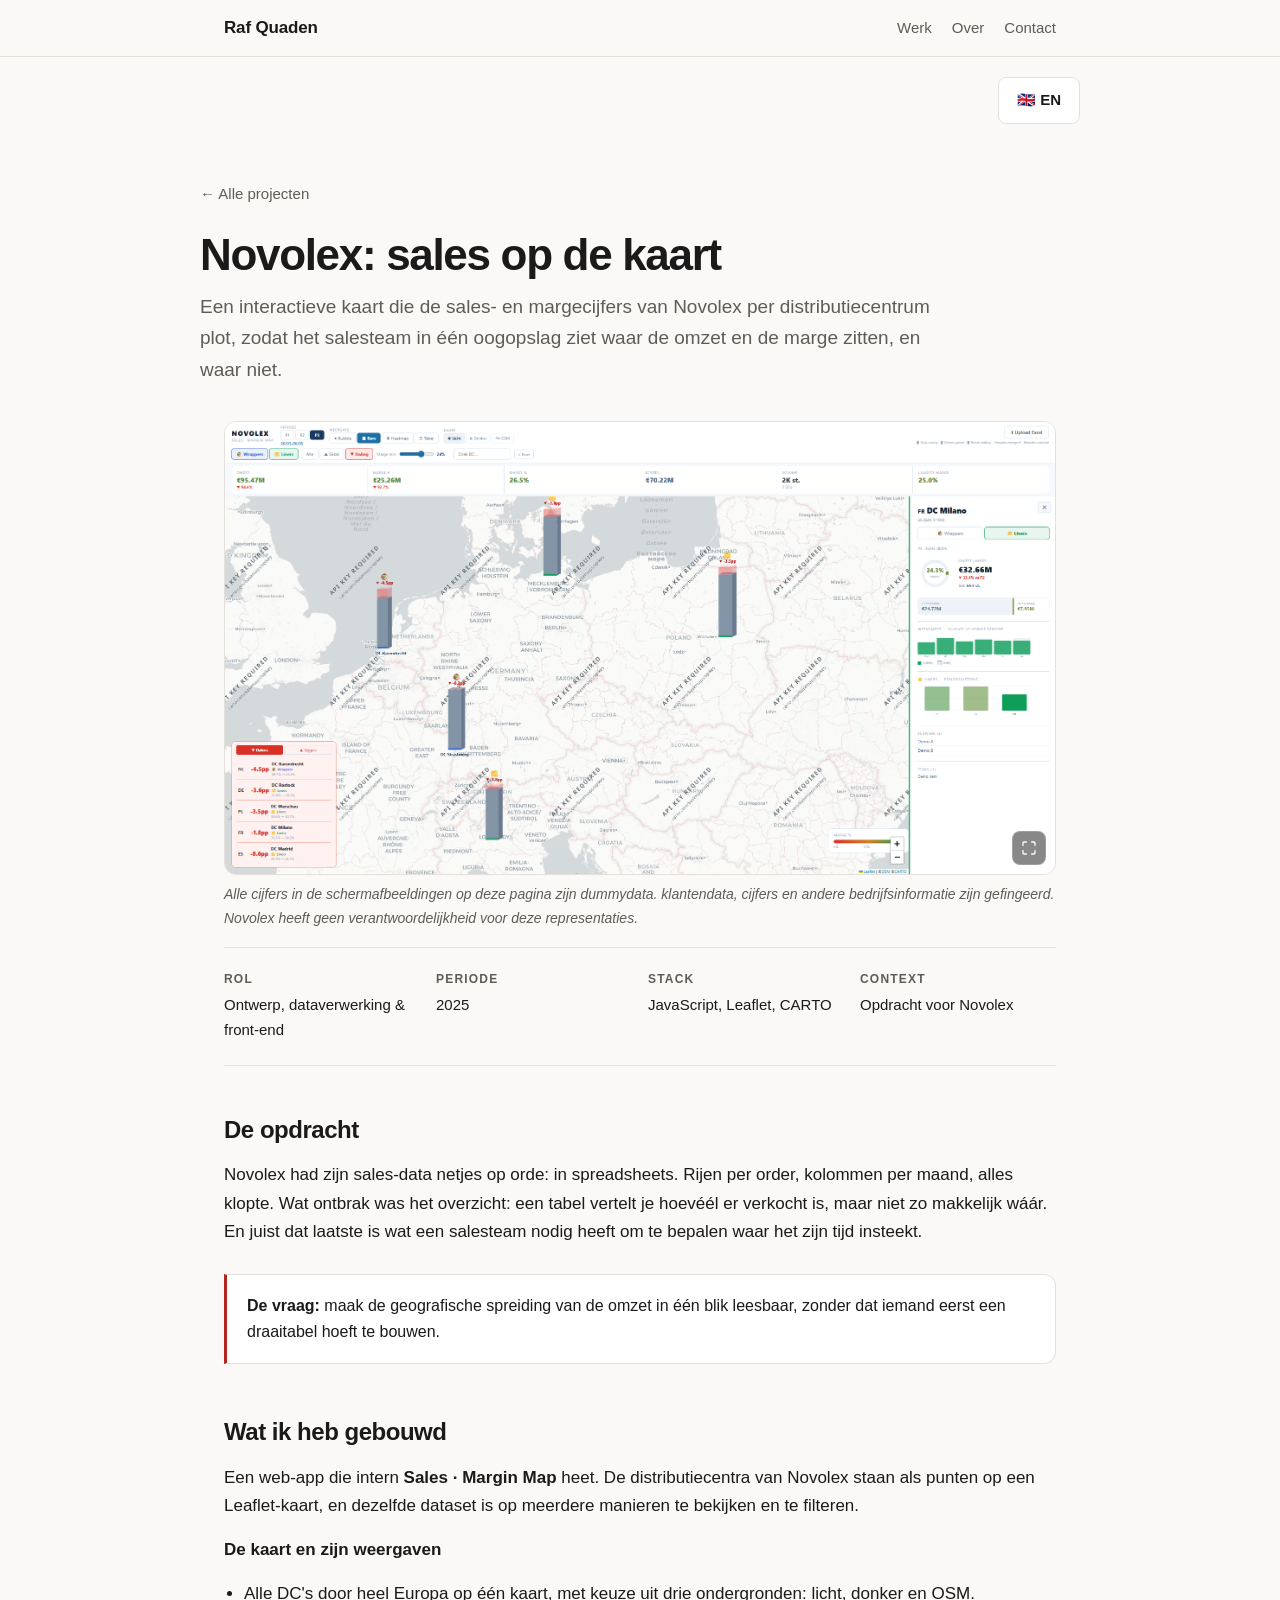
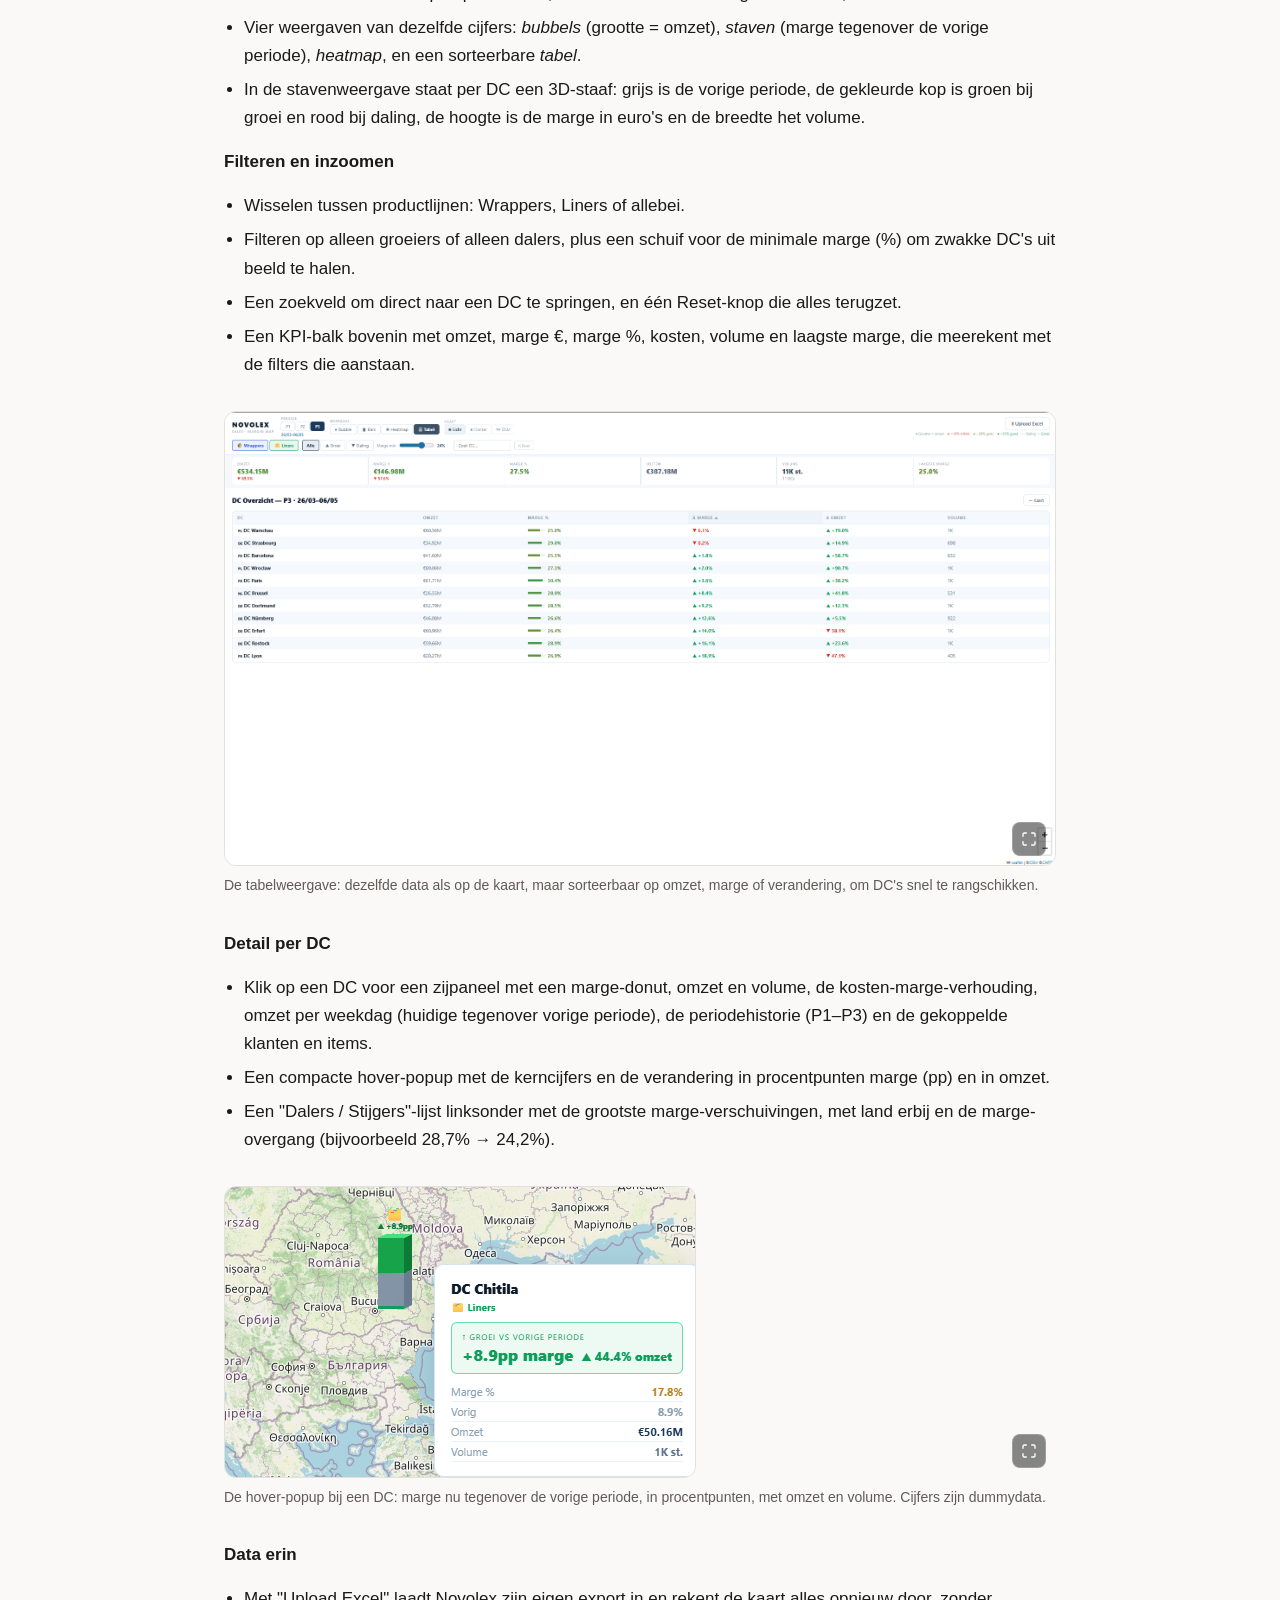
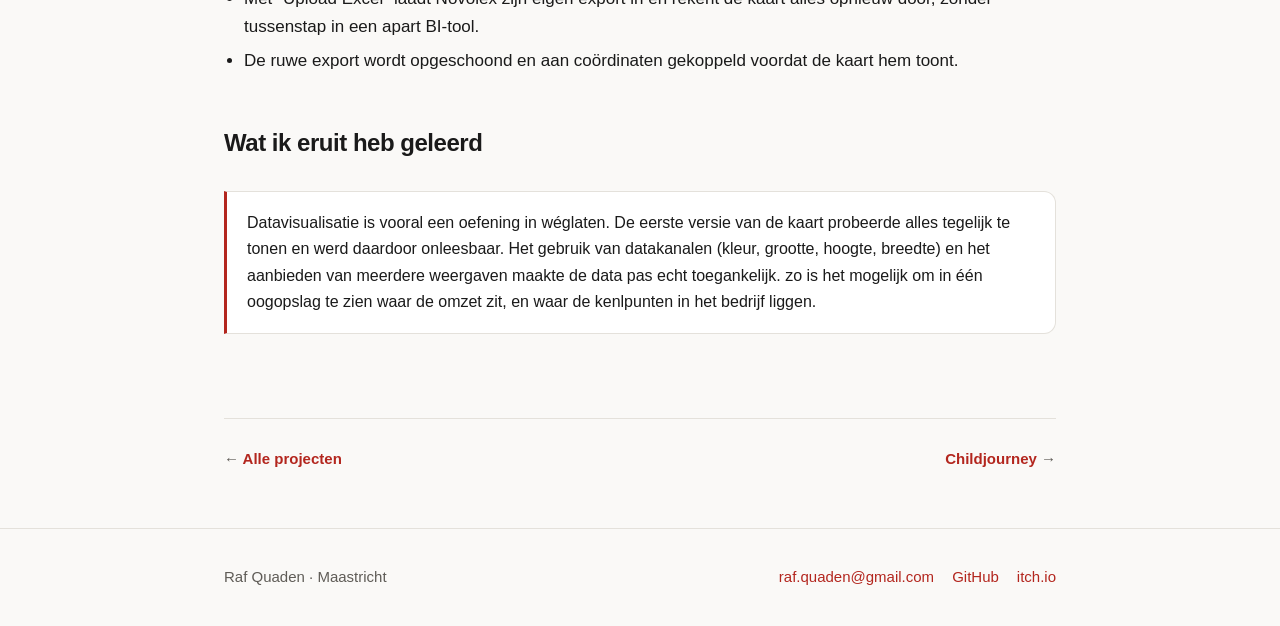
<file: novolex-sales.html>
<!DOCTYPE html>
<html lang="nl">
<head>
<meta charset="utf-8">
<meta name="viewport" content="width=device-width, initial-scale=1">
<title>Novolex: sales op de kaart · Raf Quaden</title>
<meta name="description" content="Opdracht voor Novolex: een interactieve kaart die sales-data per regio plot, zodat het salesteam in één oogopslag ziet waar de omzet zit. Gebouwd met JavaScript en Leaflet.">
<link rel="stylesheet" href="style.css">
</head>
<body>

<!--
  ============================================================
  LET OP: voor je deze pagina publiceert:

  Alle screenshots op deze pagina gebruiken DUMMYDATA. Zet nooit
  echte sales-cijfers, klantnamen, vestigingsadressen of andere
  bedrijfsgegevens van Novolex online, ook niet gedeeltelijk in
  een hoekje van een screenshot. Bij twijfel: eerst overleggen
  met Novolex.
  ============================================================
-->

<header class="site-header">
  <div class="wrap">
    <a class="brand" href="index.html">Raf Quaden</a>
    <nav class="nav">
      <a href="index.html#werk">Werk</a>
      <a href="index.html#over">Over</a>
      <a href="index.html#contact">Contact</a>
    </nav>
  </div>
</header>

<main>

  <div class="wrap lang-switch">
    <a class="btn" href="en/novolex-sales.html" hreflang="en">🇬🇧 EN</a>
  </div>

  <div class="wrap case-header">
    <a class="back" href="index.html">← Alle projecten</a>
    <h1>Novolex: sales op de kaart</h1>
    <p class="sub">
      Een interactieve kaart die de sales- en margecijfers van Novolex per
      distributiecentrum plot, zodat het salesteam in één oogopslag ziet waar de
      omzet en de marge zitten, en waar niet.
    </p>
  </div>

  <div class="wrap">
    <img class="zoomable" src="svg/Schermafbeelding%202026-08-31%20115219.png"
         alt="Sales · Margin Map in stavenweergave: distributiecentra door heel Europa met per DC een 3D-staaf, een KPI-balk bovenin, een dalerslijst linksonder en een detailpaneel rechts."
         style="border-radius:var(--radius); border:1px solid var(--line); margin:0 0 8px;">
    <p style="font-size:14px; color:var(--muted); margin:0 0 12px;">
      <em>Alle cijfers in de schermafbeeldingen op deze pagina zijn dummydata. klantendata, cijfers en andere bedrijfsinformatie zijn gefingeerd. Novolex heeft geen verantwoordelijkheid voor deze representaties.</em>
    </p>

    <dl class="meta">
      <div>
        <dt>Rol</dt>
        <dd>Ontwerp, dataverwerking &amp; front-end</dd>
      </div>
      <div>
        <dt>Periode</dt>
        <dd>2025</dd>
      </div>
      <div>
        <dt>Stack</dt>
        <dd>JavaScript, Leaflet, CARTO</dd>
      </div>
      <div>
        <dt>Context</dt>
        <dd>Opdracht voor Novolex</dd>
      </div>
    </dl>
  </div>

  <div class="wrap prose">

    <h2>De opdracht</h2>
    <p>
      Novolex had zijn sales-data netjes op orde: in spreadsheets. Rijen per
      order, kolommen per maand, alles klopte. Wat ontbrak was het overzicht:
      een tabel vertelt je hoevéél er verkocht is, maar niet zo makkelijk
      wáár. En juist dat laatste is wat een salesteam nodig heeft om te bepalen
      waar het zijn tijd insteekt.
    </p>

    <div class="callout">
      <p>
        <strong>De vraag:</strong> maak de geografische spreiding van de omzet in
        één blik leesbaar, zonder dat iemand eerst een draaitabel hoeft te bouwen.
      </p>
    </div>

    <h2>Wat ik heb gebouwd</h2>
    <p>
      Een web-app die intern <strong>Sales · Margin Map</strong> heet. De
      distributiecentra van Novolex staan als punten op een Leaflet-kaart, en
      dezelfde dataset is op meerdere manieren te bekijken en te filteren.
    </p>

    <p><strong>De kaart en zijn weergaven</strong></p>
    <ul>
      <li>Alle DC's door heel Europa op één kaart, met keuze uit drie
        ondergronden: licht, donker en OSM.</li>
      <li>Vier weergaven van dezelfde cijfers: <em>bubbels</em> (grootte = omzet),
        <em>staven</em> (marge tegenover de vorige periode), <em>heatmap</em>, en
        een sorteerbare <em>tabel</em>.</li>
      <li>In de stavenweergave staat per DC een 3D-staaf: grijs is de vorige
        periode, de gekleurde kop is groen bij groei en rood bij daling, de
        hoogte is de marge in euro's en de breedte het volume.</li>
    </ul>

    <p><strong>Filteren en inzoomen</strong></p>
    <ul>
      <li>Wisselen tussen productlijnen: Wrappers, Liners of allebei.</li>
      <li>Filteren op alleen groeiers of alleen dalers, plus een schuif voor de
        minimale marge (%) om zwakke DC's uit beeld te halen.</li>
      <li>Een zoekveld om direct naar een DC te springen, en één Reset-knop die
        alles terugzet.</li>
      <li>Een KPI-balk bovenin met omzet, marge €, marge %, kosten, volume en laagste
        marge, die meerekent met de filters die aanstaan.</li>
    </ul>

    <figure>
      <img class="zoomable" src="svg/Schermafbeelding%202026-08-31%20115256.png"
           alt="Tabelweergave 'DC Overzicht': een sorteerbare tabel met per DC de omzet, marge %, verandering in marge, verandering in omzet en het volume.">
      <figcaption>
        De tabelweergave: dezelfde data als op de kaart, maar sorteerbaar op
        omzet, marge of verandering, om DC's snel te rangschikken.
      </figcaption>
    </figure>

    <p><strong>Detail per DC</strong></p>
    <ul>
      <li>Klik op een DC voor een zijpaneel met een marge-donut, omzet en volume,
        de kosten-marge-verhouding, omzet per weekdag (huidige tegenover vorige
        periode), de periodehistorie (P1–P3) en de gekoppelde klanten en items.</li>
      <li>Een compacte hover-popup met de kerncijfers en de verandering in
        procentpunten marge (pp) en in omzet.</li>
      <li>Een "Dalers / Stijgers"-lijst linksonder met de grootste
        marge-verschuivingen, met land erbij en de marge-overgang
        (bijvoorbeeld 28,7% → 24,2%).</li>
    </ul>

    <figure>
      <img class="zoomable" src="svg/Schermafbeelding%202026-08-31%20115656.png"
           alt="Hover-popup bij een DC: groei tegenover de vorige periode in procentpunten marge en procent omzet, met daaronder marge %, vorige marge, omzet en volume.">
      <figcaption>
        De hover-popup bij een DC: marge nu tegenover de vorige periode, in
        procentpunten, met omzet en volume. Cijfers zijn dummydata.
      </figcaption>
    </figure>

    <p><strong>Data erin</strong></p>
    <ul>
      <li>Met "Upload Excel" laadt Novolex zijn eigen export in en rekent de kaart
        alles opnieuw door, zonder tussenstap in een apart BI-tool.</li>
      <li>De ruwe export wordt opgeschoond en aan coördinaten gekoppeld voordat de
        kaart hem toont.</li>
    </ul>

    <h2>Wat ik eruit heb geleerd</h2>

    <div class="callout">
      <p>
        Datavisualisatie is vooral een oefening in wéglaten. De eerste versie van
        de kaart probeerde alles tegelijk te tonen en werd daardoor onleesbaar. Het gebruik van datakanalen (kleur, grootte, hoogte, breedte) en het aanbieden van meerdere weergaven maakte de data pas echt toegankelijk. zo is het mogelijk om in één oogopslag te zien waar de omzet zit, en waar de kenlpunten in het bedrijf liggen.
        
      </p>
    </div>

  </div>

  <div class="wrap">
    <nav class="pager">
      <a href="index.html"><span>←</span> Alle projecten</a>
      <a href="childjourney.html">Childjourney <span>→</span></a>
    </nav>
  </div>

</main>

<footer class="site-footer">
  <div class="wrap">
    <div>Raf Quaden · Maastricht</div>
    <div class="links">
      <a href="mailto:raf.quaden@gmail.com">raf.quaden@gmail.com</a>
      <a href="https://github.com/rafezak">GitHub</a>
      <a href="https://rafezak.itch.io">itch.io</a>
    </div>
  </div>
</footer>

<script src="js/lightbox.js" defer></script>

</body>
</html>
</file>
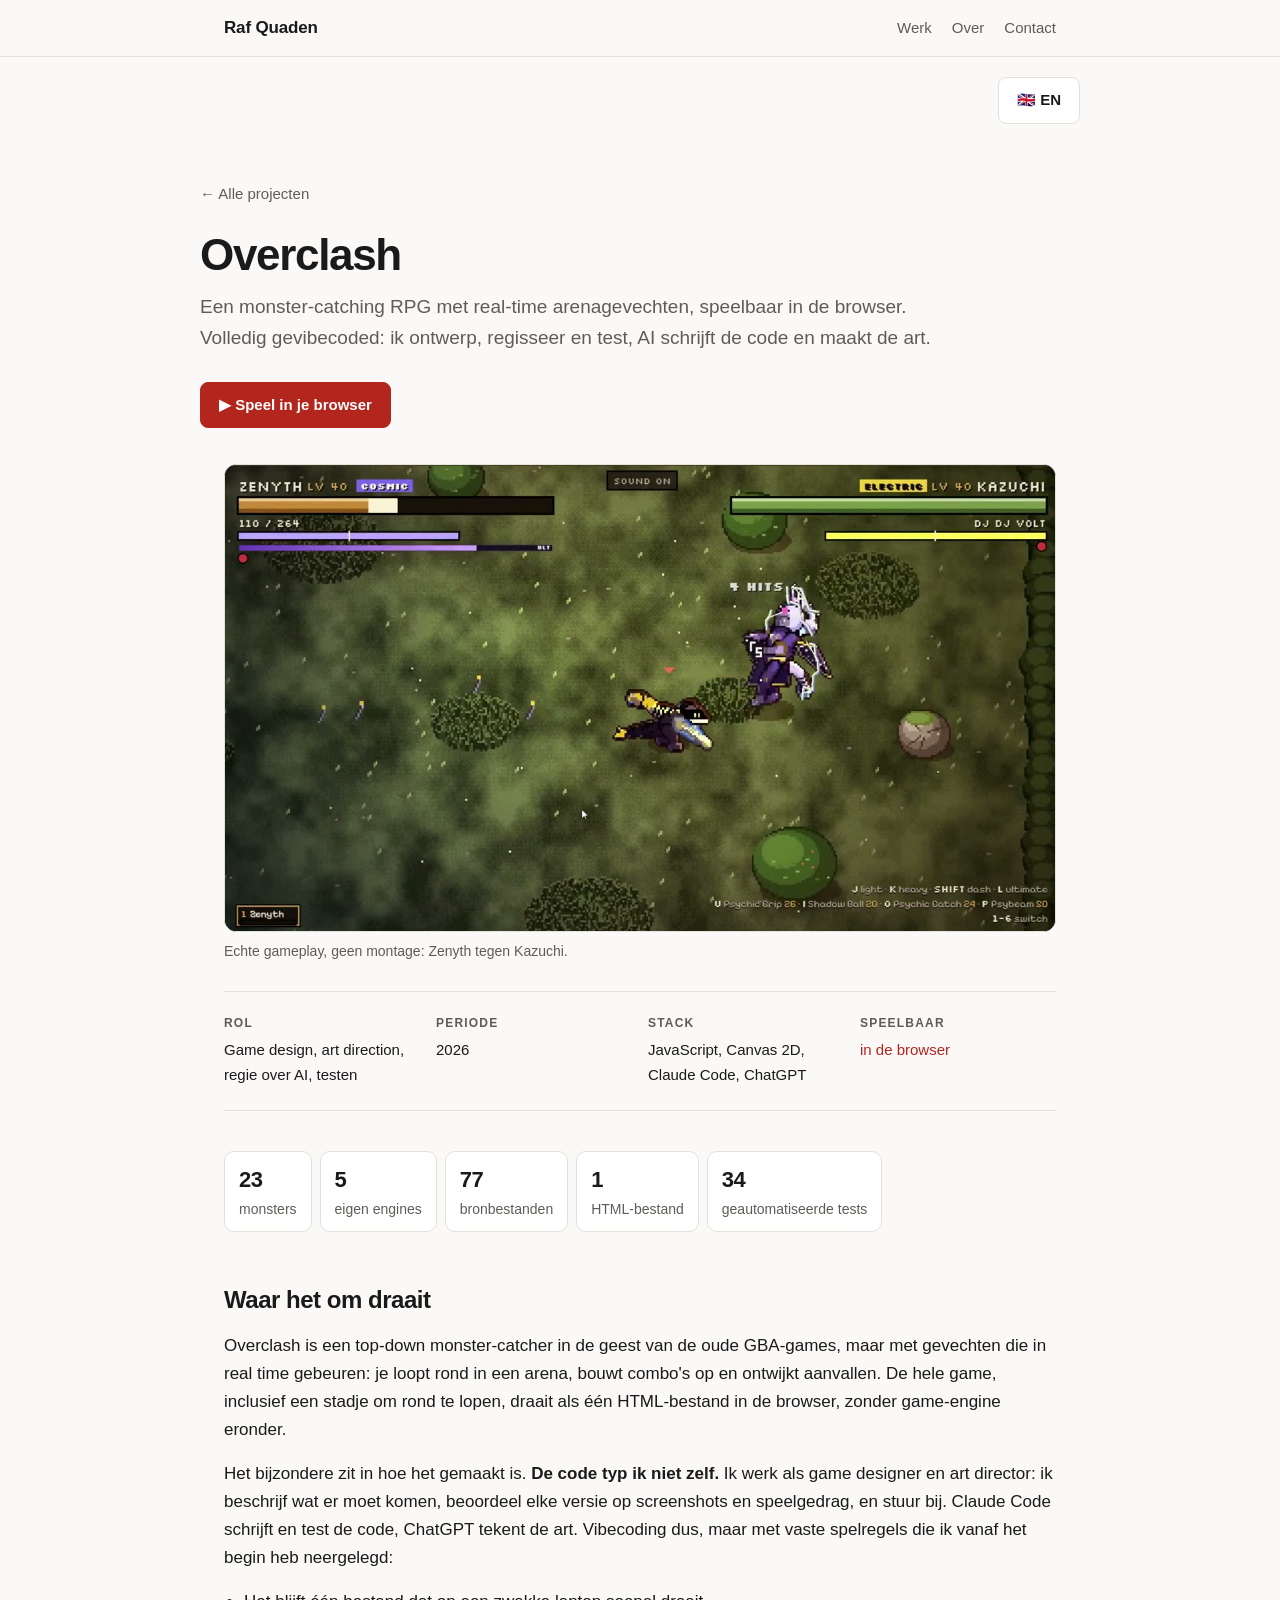
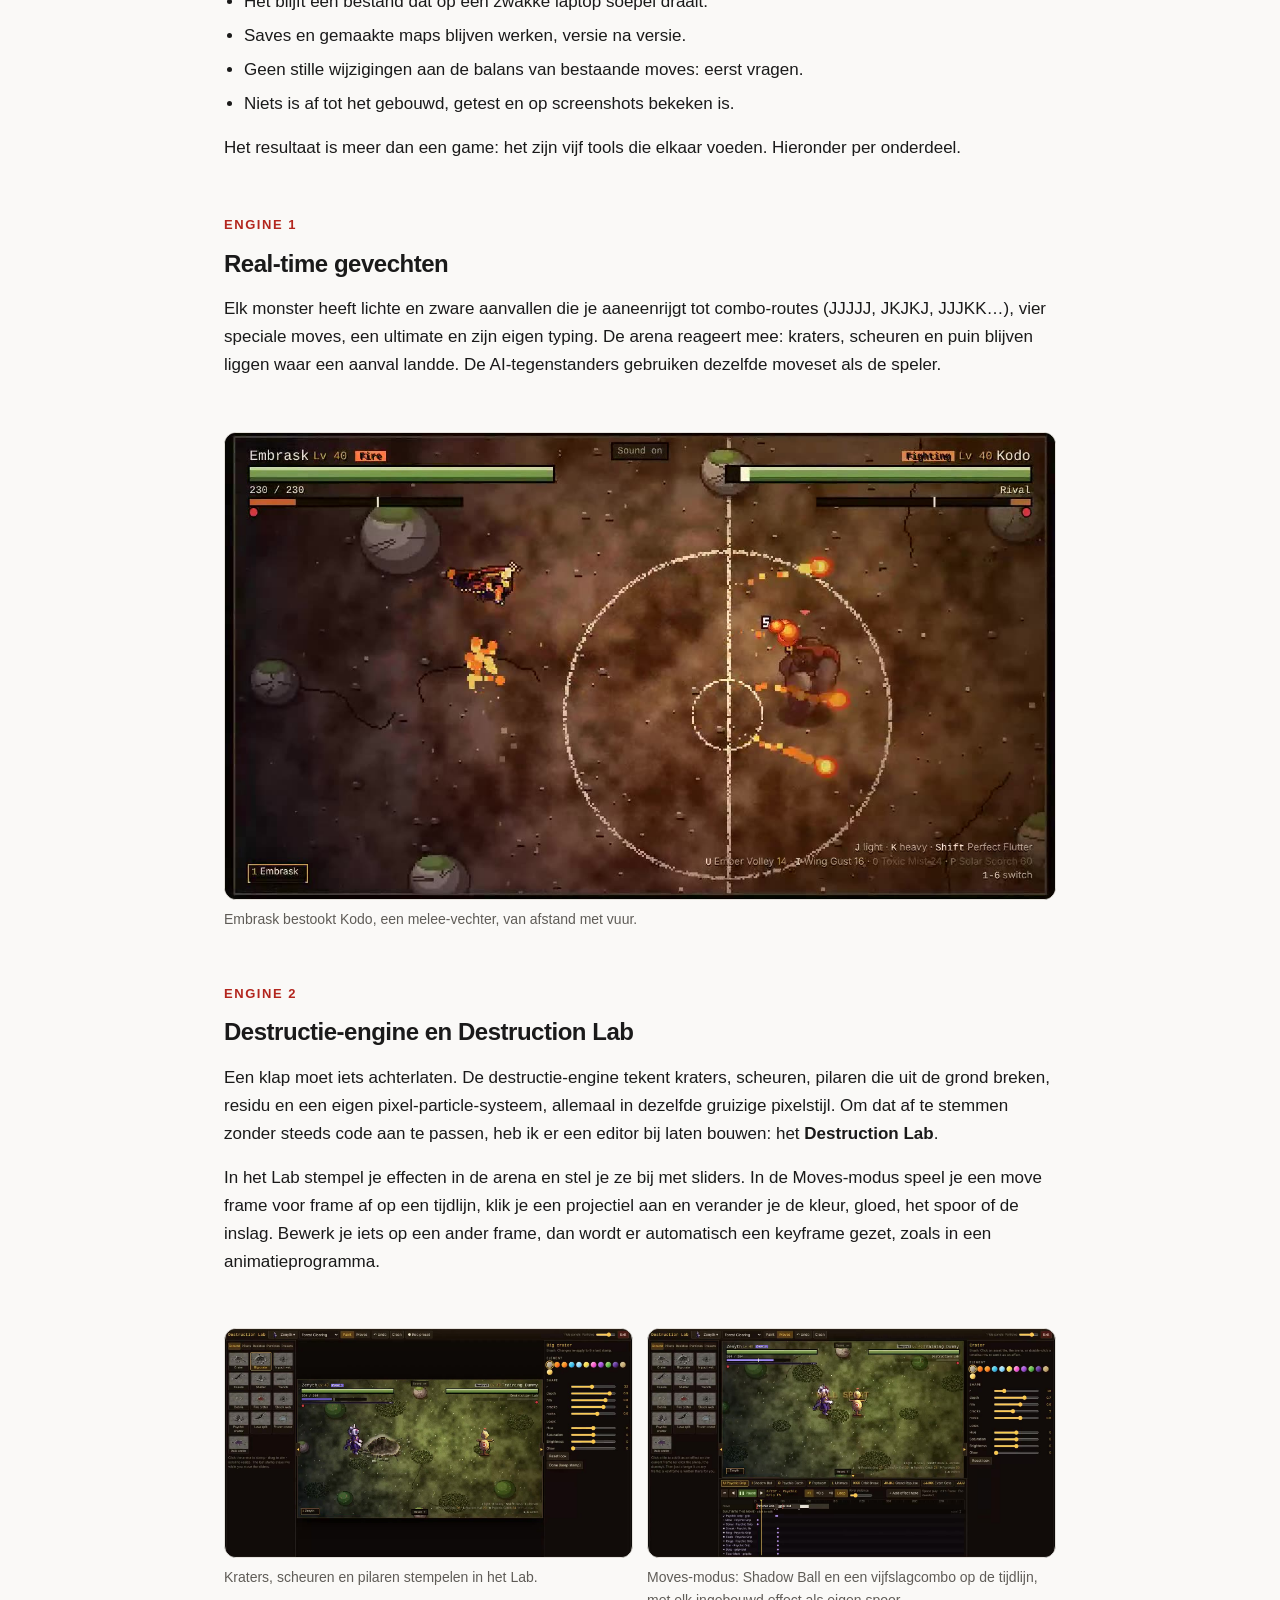
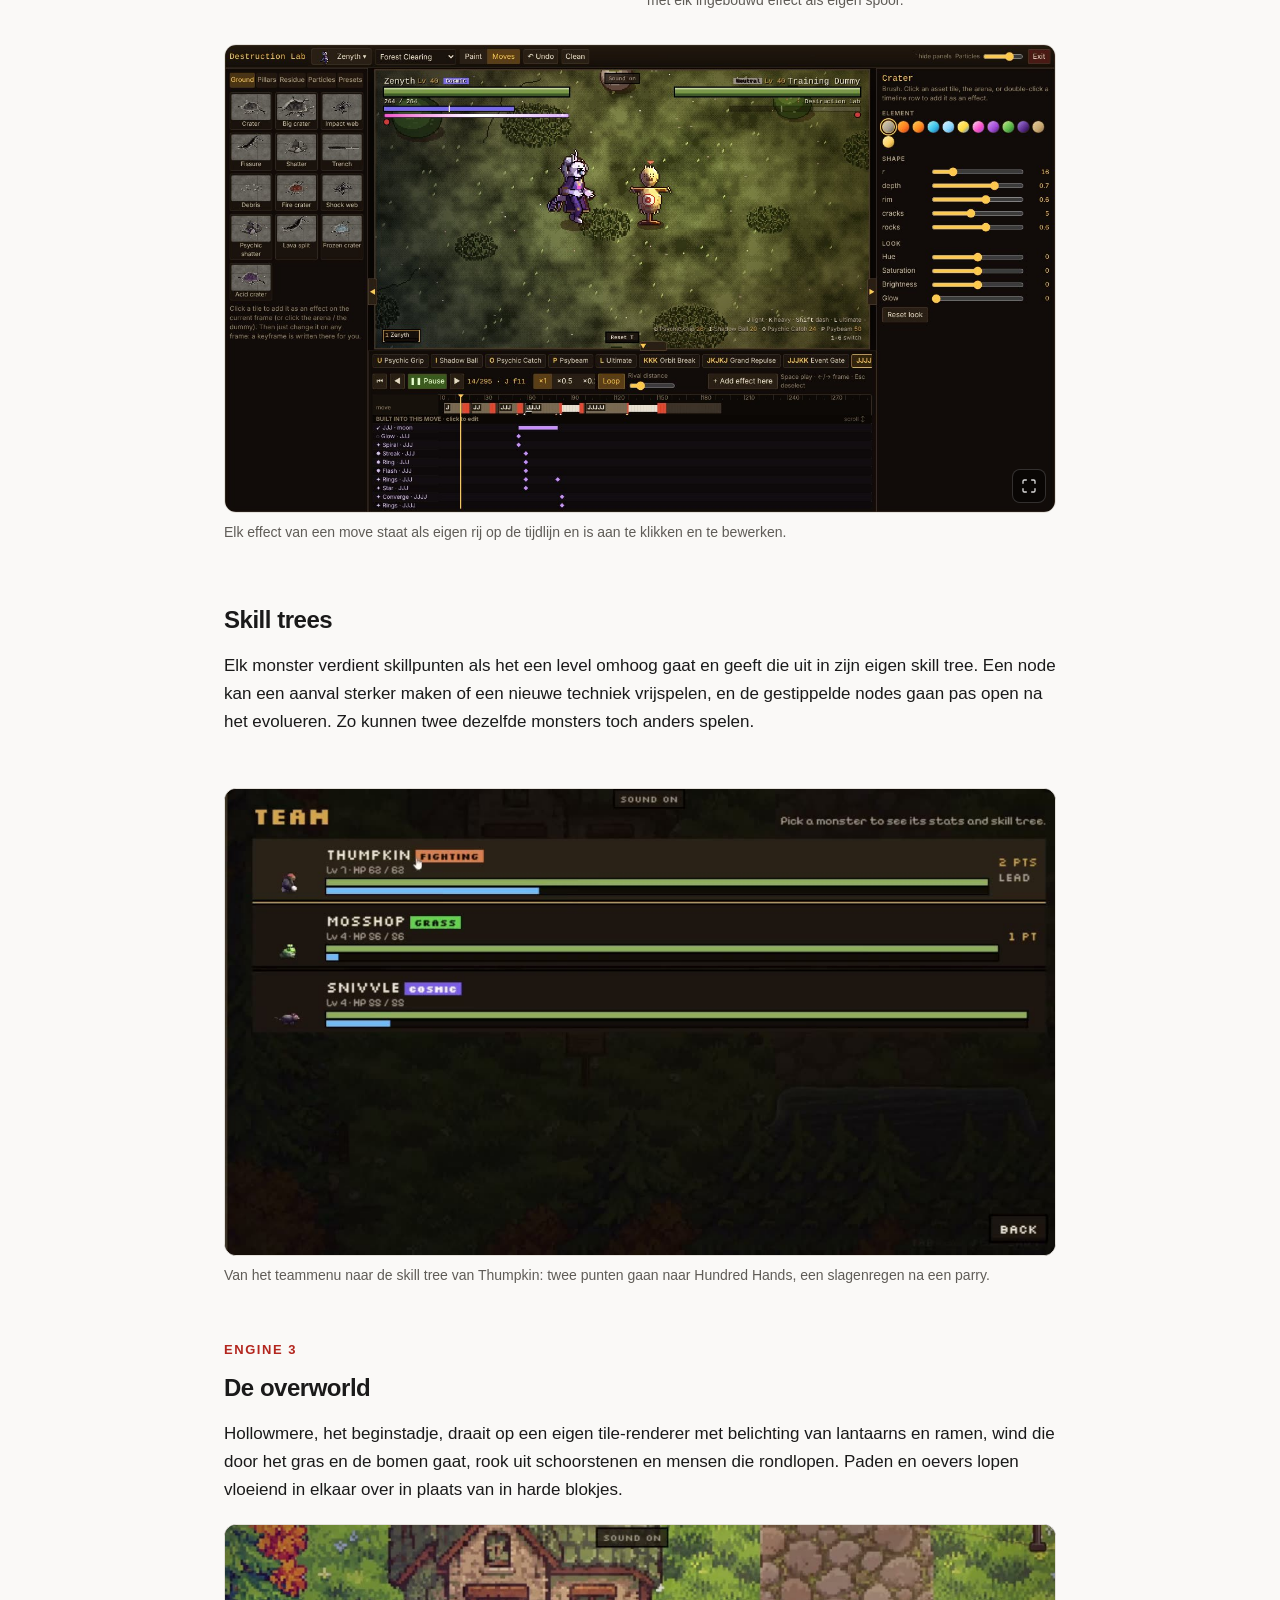
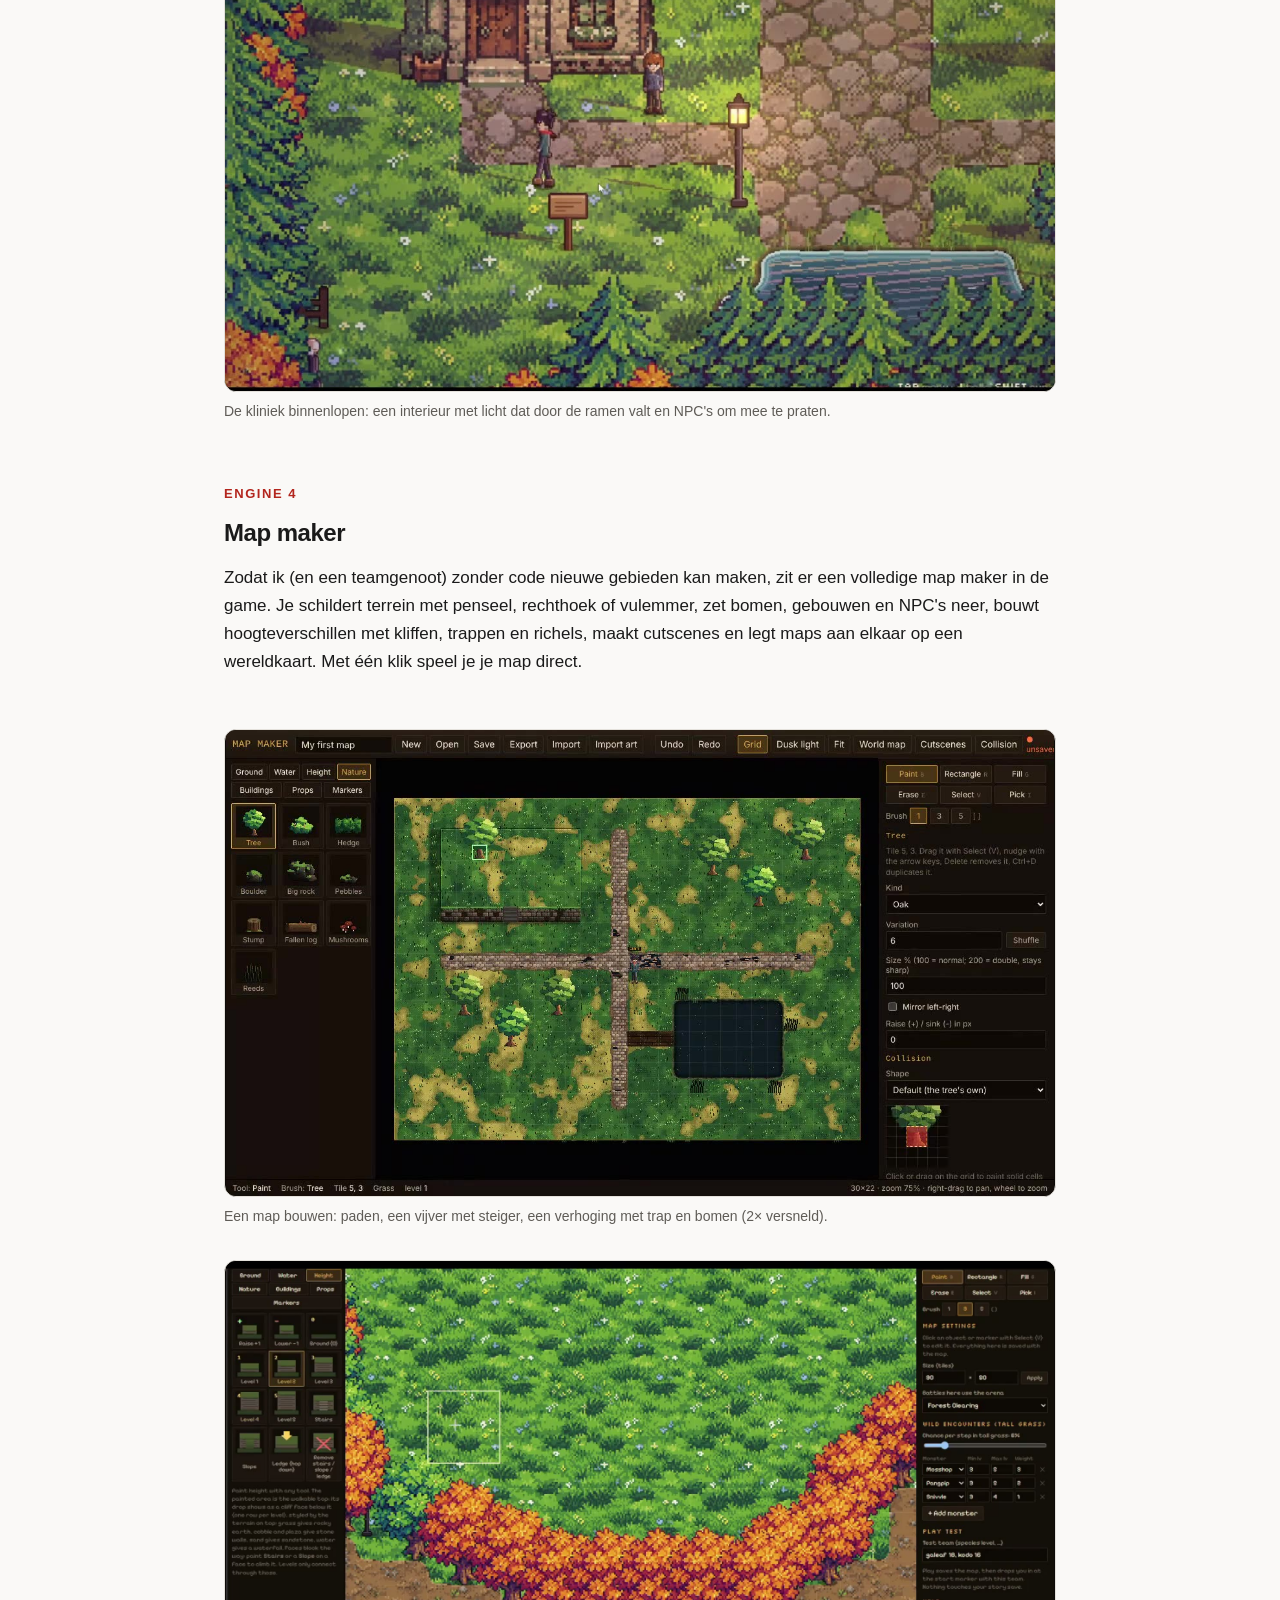
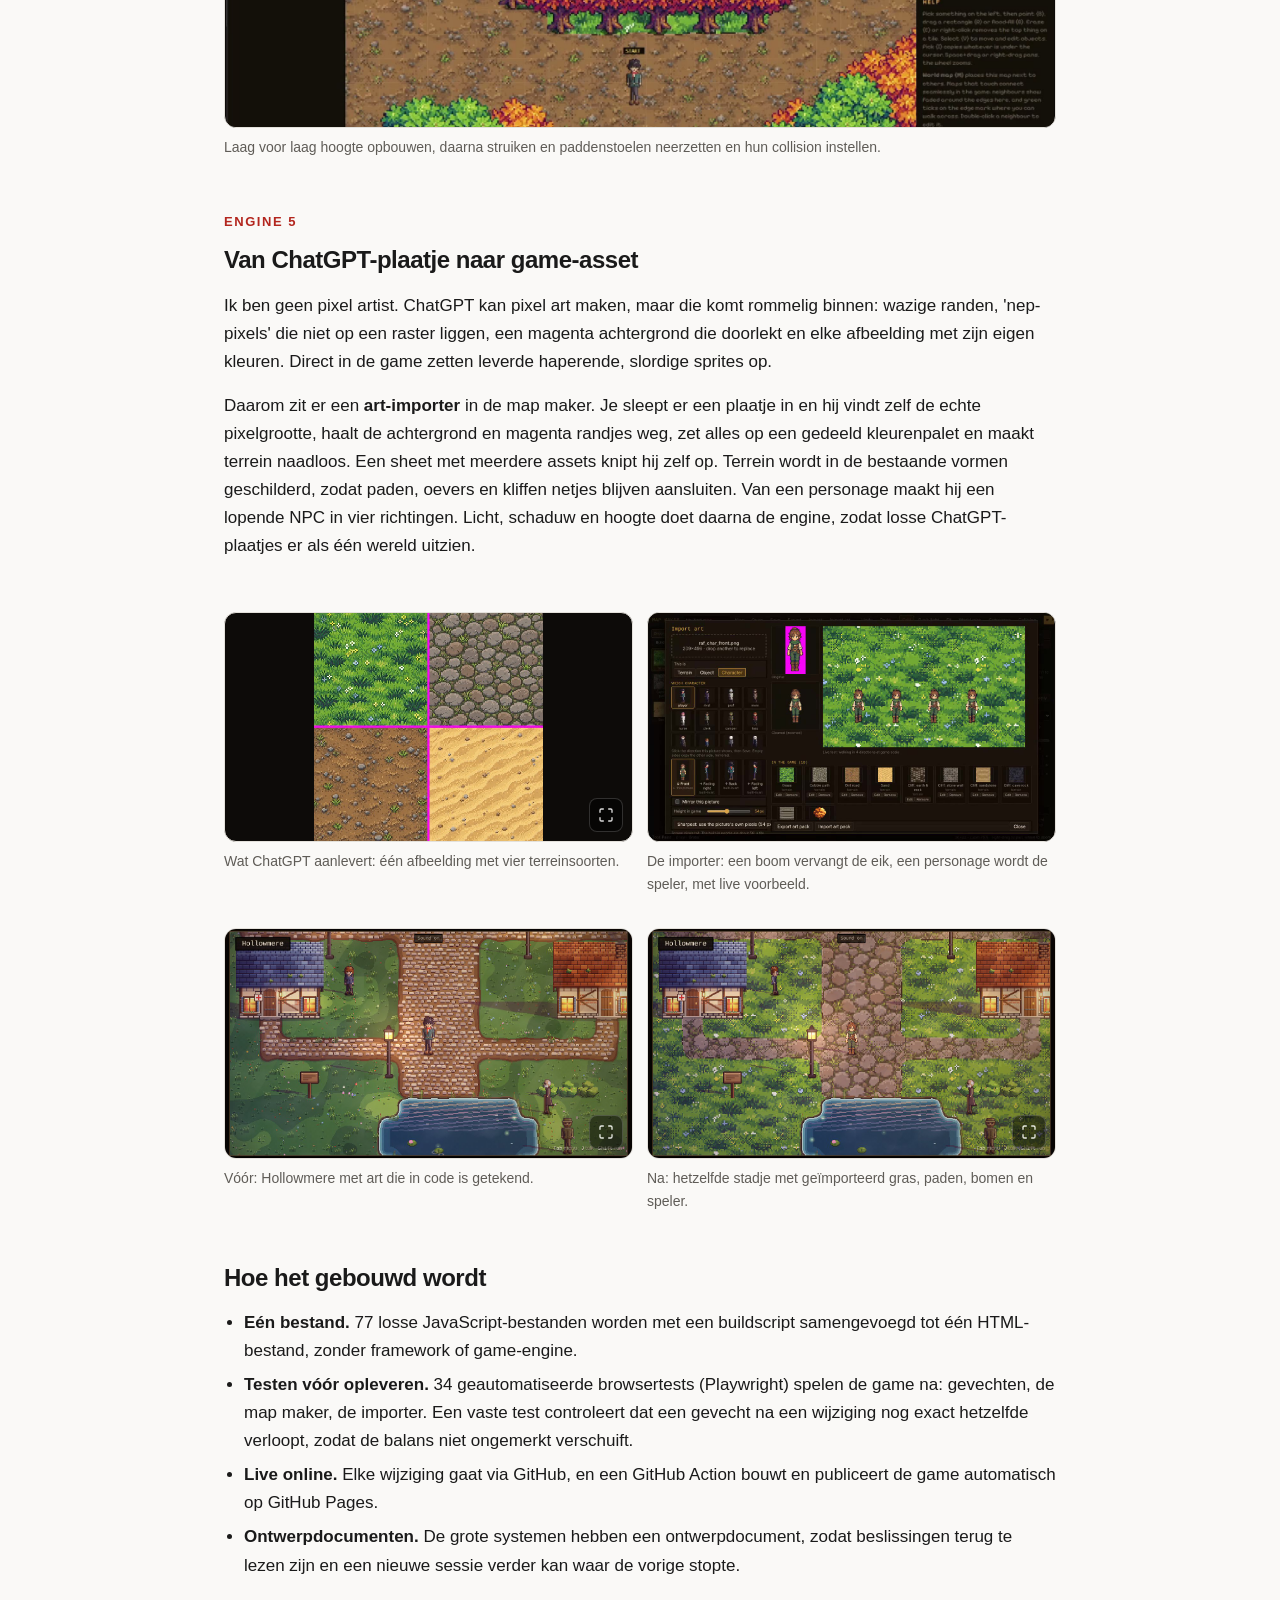
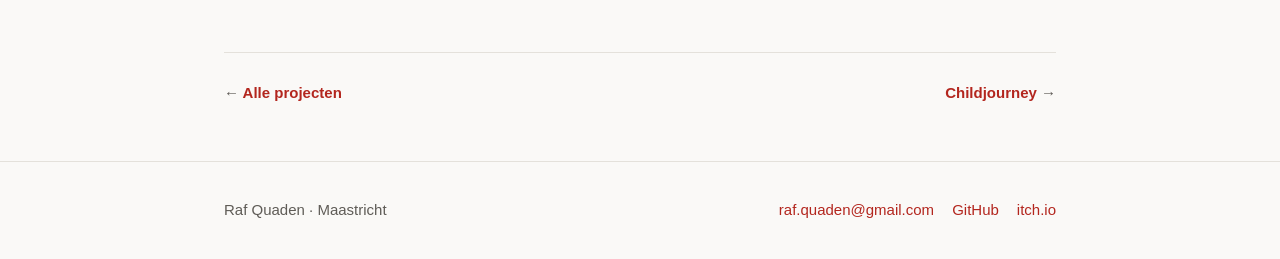
<file: overclash.html>
<!DOCTYPE html>
<html lang="nl">
<head>
<meta charset="utf-8">
<meta name="viewport" content="width=device-width, initial-scale=1">
<title>Overclash · Raf Quaden</title>
<meta name="description" content="Overclash: een monster-catching RPG met real-time arenagevechten, volledig in de browser. Gevibecoded: ik ontwerp en regisseer, AI schrijft de code en maakt de art. Met eigen engines voor combat, destructie, een map maker en een art-importer.">
<meta property="og:title" content="Overclash · Raf Quaden">
<meta property="og:description" content="Monster-catching RPG met real-time gevechten, eigen engines en een map maker. Speelbaar in de browser.">
<meta property="og:image" content="https://rafezak.github.io/overclash/card.jpg">
<meta property="og:type" content="website">
<link rel="stylesheet" href="style.css">
<style>
  /* Alleen voor deze pagina: autoplay-clips die zich gedragen als gifs, en een raster voor naast elkaar. */
  .clip{ position:relative; border-radius:var(--radius); overflow:hidden; border:1px solid var(--line); background:#0d0b09; aspect-ratio:16/9; }
  .clip video{ position:absolute; inset:0; width:100%; height:100%; object-fit:cover; display:block; }
  .clip--ui video{ object-fit:contain; }
  .duo{ display:grid; gap:14px; margin:32px 0; }
  @media(min-width:720px){ .duo{ grid-template-columns:1fr 1fr; } }
  .duo figure{ margin:0; }
  .wide{ margin:32px 0; }
  .wide figure{ margin:0; }
  .px{ image-rendering:pixelated; }
  .prose.tight{ padding-bottom:4px; }
  .fit169{ aspect-ratio:16/9; object-fit:contain; background:#0d0b09; width:100%; }
  .pills{ display:flex; flex-wrap:wrap; gap:8px; margin:0 0 20px; }
  .stat{ background:var(--surface); border:1px solid var(--line); border-radius:10px; padding:10px 14px; font-size:14px; color:var(--muted); }
  .stat b{ display:block; font-size:22px; color:var(--ink); letter-spacing:-.02em; }
  .hero-actions{ display:flex; flex-wrap:wrap; gap:10px; margin:0 0 28px; }
  .engine{ font-size:13px; text-transform:uppercase; letter-spacing:.12em; color:var(--accent); font-weight:700; margin:52px 0 4px; }
  .prose .engine + h2{ margin-top:0; }
</style>
</head>
<body>

<header class="site-header">
  <div class="wrap">
    <a class="brand" href="index.html">Raf Quaden</a>
    <nav class="nav">
      <a href="index.html#werk">Werk</a>
      <a href="index.html#over">Over</a>
      <a href="index.html#contact">Contact</a>
    </nav>
  </div>
</header>

<main>

  <div class="wrap lang-switch">
    <a class="btn" href="en/overclash.html" hreflang="en">🇬🇧 EN</a>
  </div>

  <div class="wrap case-header">
    <a class="back" href="index.html">← Alle projecten</a>
    <h1>Overclash</h1>
    <p class="sub">
      Een monster-catching RPG met real-time arenagevechten, speelbaar in de browser.
      Volledig gevibecoded: ik ontwerp, regisseer en test, AI schrijft de code en maakt de art.
    </p>
    <div class="hero-actions">
      <a class="btn btn--primary" href="https://rafezak.github.io/OverClash/" target="_blank" rel="noopener">▶ Speel in je browser</a>
    </div>
  </div>

  <div class="wrap">
    <div class="clip">
      <video src="overclash/fight.mp4" poster="overclash/fight-poster.jpg" muted loop playsinline preload="none" data-autoplay aria-label="Gevecht: Zenyth tegen Kazuchi"></video>
    </div>
    <p style="font-size:14px;color:var(--muted);margin:8px 0 0">Echte gameplay, geen montage: Zenyth tegen Kazuchi.</p>

    <dl class="meta" style="margin-top:28px">
      <div><dt>Rol</dt><dd>Game design, art direction, regie over AI, testen</dd></div>
      <div><dt>Periode</dt><dd>2026</dd></div>
      <div><dt>Stack</dt><dd>JavaScript, Canvas 2D, Claude Code, ChatGPT</dd></div>
      <div><dt>Speelbaar</dt><dd><a href="https://rafezak.github.io/OverClash/">in de browser</a></dd></div>
    </dl>
  </div>

  <div class="wrap prose tight">

    <div class="pills">
      <div class="stat"><b>23</b>monsters</div>
      <div class="stat"><b>5</b>eigen engines</div>
      <div class="stat"><b>77</b>bronbestanden</div>
      <div class="stat"><b>1</b>HTML-bestand</div>
      <div class="stat"><b>34</b>geautomatiseerde tests</div>
    </div>

    <h2>Waar het om draait</h2>
    <p>
      Overclash is een top-down monster-catcher in de geest van de oude GBA-games, maar met gevechten
      die in real time gebeuren: je loopt rond in een arena, bouwt combo's op en ontwijkt aanvallen.
      De hele game, inclusief een stadje om rond te lopen, draait als één HTML-bestand in de browser,
      zonder game-engine eronder.
    </p>
    <p>
      Het bijzondere zit in hoe het gemaakt is. <strong>De code typ ik niet zelf.</strong>
      Ik werk als game designer en art director: ik beschrijf wat er moet komen, beoordeel elke versie
      op screenshots en speelgedrag, en stuur bij. Claude Code schrijft en test de code, ChatGPT tekent
      de art. Vibecoding dus, maar met vaste spelregels die ik vanaf het begin heb neergelegd:
    </p>
    <ul>
      <li>Het blijft één bestand dat op een zwakke laptop soepel draait.</li>
      <li>Saves en gemaakte maps blijven werken, versie na versie.</li>
      <li>Geen stille wijzigingen aan de balans van bestaande moves: eerst vragen.</li>
      <li>Niets is af tot het gebouwd, getest en op screenshots bekeken is.</li>
    </ul>
    <p>
      Het resultaat is meer dan een game: het zijn vijf tools die elkaar voeden. Hieronder per onderdeel.
    </p>

    <!-- ================= combat ================= -->
    <div class="engine">Engine 1</div>
    <h2>Real-time gevechten</h2>
    <p>
      Elk monster heeft lichte en zware aanvallen die je aaneenrijgt tot combo-routes
      (JJJJJ, JKJKJ, JJJKK…), vier speciale moves, een ultimate en zijn eigen typing.
      De arena reageert mee: kraters, scheuren en puin blijven liggen waar een aanval landde.
      De AI-tegenstanders gebruiken dezelfde moveset als de speler.
    </p>
  </div>

  <div class="wrap">
    <figure class="wide">
      <div class="clip"><video src="overclash/combat-embrask.mp4" poster="overclash/combat-embrask-poster.jpg" muted loop playsinline preload="none" data-autoplay aria-label="Embrask tegen Kodo"></video></div>
      <figcaption>Embrask bestookt Kodo, een melee-vechter, van afstand met vuur.</figcaption>
    </figure>
  </div>

  <div class="wrap prose tight">
    <!-- ================= destruction ================= -->
    <div class="engine">Engine 2</div>
    <h2>Destructie-engine en Destruction Lab</h2>
    <p>
      Een klap moet iets achterlaten. De destructie-engine tekent kraters, scheuren, pilaren die uit de
      grond breken, residu en een eigen pixel-particle-systeem, allemaal in dezelfde gruizige pixelstijl.
      Om dat af te stemmen zonder steeds code aan te passen, heb ik er een editor bij laten bouwen:
      het <strong>Destruction Lab</strong>.
    </p>
    <p>
      In het Lab stempel je effecten in de arena en stel je ze bij met sliders. In de Moves-modus speel je
      een move frame voor frame af op een tijdlijn, klik je een projectiel aan en verander je de kleur,
      gloed, het spoor of de inslag. Bewerk je iets op een ander frame, dan wordt er automatisch een
      keyframe gezet, zoals in een animatieprogramma.
    </p>
  </div>

  <div class="wrap">
    <div class="duo">
      <figure>
        <div class="clip clip--ui"><video src="overclash/lab-destruction.mp4" poster="overclash/lab-destruction-poster.jpg" muted loop playsinline preload="none" data-autoplay aria-label="Destructie stempelen in het Lab"></video></div>
        <figcaption>Kraters, scheuren en pilaren stempelen in het Lab.</figcaption>
      </figure>
      <figure>
        <div class="clip clip--ui"><video src="overclash/lab-moves.mp4" poster="overclash/lab-moves-poster.jpg" muted loop playsinline preload="none" data-autoplay aria-label="Moves bewerken op een tijdlijn"></video></div>
        <figcaption>Moves-modus: Shadow Ball en een vijfslagcombo op de tijdlijn, met elk ingebouwd effect als eigen spoor.</figcaption>
      </figure>
    </div>
    <figure>
      <img class="zoomable" src="overclash/lab-timeline.jpg" alt="Destruction Lab met de tijdlijn van een combo open" loading="lazy">
      <figcaption>Elk effect van een move staat als eigen rij op de tijdlijn en is aan te klikken en te bewerken.</figcaption>
    </figure>
  </div>

  <div class="wrap prose tight">
    <!-- ================= skill tree ================= -->
    <h2 style="margin-top:52px">Skill trees</h2>
    <p>
      Elk monster verdient skillpunten als het een level omhoog gaat en geeft die uit in zijn eigen
      skill tree. Een node kan een aanval sterker maken of een nieuwe techniek vrijspelen, en de
      gestippelde nodes gaan pas open na het evolueren. Zo kunnen twee dezelfde monsters toch anders spelen.
    </p>
  </div>

  <div class="wrap">
    <figure class="wide">
      <div class="clip"><video src="overclash/skill-tree.mp4" poster="overclash/skill-tree-poster.jpg" muted loop playsinline preload="none" data-autoplay aria-label="Skillpunten uitgeven in de skill tree van Thumpkin"></video></div>
      <figcaption>Van het teammenu naar de skill tree van Thumpkin: twee punten gaan naar Hundred Hands, een slagenregen na een parry.</figcaption>
    </figure>
  </div>

  <div class="wrap prose tight">
    <!-- ================= overworld ================= -->
    <div class="engine">Engine 3</div>
    <h2>De overworld</h2>
    <p>
      Hollowmere, het beginstadje, draait op een eigen tile-renderer met belichting van lantaarns en
      ramen, wind die door het gras en de bomen gaat, rook uit schoorstenen en mensen die rondlopen.
      Paden en oevers lopen vloeiend in elkaar over in plaats van in harde blokjes.
    </p>
  </div>

  <div class="wrap">
    <div class="clip"><video src="overclash/house.mp4" poster="overclash/house-poster.jpg" muted loop playsinline preload="none" data-autoplay aria-label="De kliniek in Hollowmere binnenlopen"></video></div>
    <p style="font-size:14px;color:var(--muted);margin:8px 0 0">De kliniek binnenlopen: een interieur met licht dat door de ramen valt en NPC's om mee te praten.</p>
  </div>

  <div class="wrap prose tight" style="padding-top:8px">
    <!-- ================= map maker ================= -->
    <div class="engine">Engine 4</div>
    <h2>Map maker</h2>
    <p>
      Zodat ik (en een teamgenoot) zonder code nieuwe gebieden kan maken, zit er een volledige map maker
      in de game. Je schildert terrein met penseel, rechthoek of vulemmer, zet bomen, gebouwen en NPC's
      neer, bouwt hoogteverschillen met kliffen, trappen en richels, maakt cutscenes en legt maps
      aan elkaar op een wereldkaart. Met één klik speel je je map direct.
    </p>
  </div>

  <div class="wrap">
    <figure class="wide">
      <div class="clip clip--ui"><video src="overclash/mapmaker.mp4" poster="overclash/mapmaker-poster.jpg" muted loop playsinline preload="none" data-autoplay aria-label="Een map bouwen in de map maker"></video></div>
      <figcaption>Een map bouwen: paden, een vijver met steiger, een verhoging met trap en bomen (2× versneld).</figcaption>
    </figure>
    <figure class="wide">
      <div class="clip clip--ui"><video src="overclash/mapmaker2.mp4" poster="overclash/mapmaker2-poster.jpg" muted loop playsinline preload="none" data-autoplay aria-label="Hoogte bouwen en props plaatsen in de map maker"></video></div>
      <figcaption>Laag voor laag hoogte opbouwen, daarna struiken en paddenstoelen neerzetten en hun collision instellen.</figcaption>
    </figure>
  </div>

  <div class="wrap prose tight">
    <!-- ================= art pipeline ================= -->
    <div class="engine">Engine 5</div>
    <h2>Van ChatGPT-plaatje naar game-asset</h2>
    <p>
      Ik ben geen pixel artist. ChatGPT kan pixel art maken, maar die komt rommelig binnen: wazige randen,
      'nep-pixels' die niet op een raster liggen, een magenta achtergrond die doorlekt en elke afbeelding
      met zijn eigen kleuren. Direct in de game zetten leverde haperende, slordige sprites op.
    </p>
    <p>
      Daarom zit er een <strong>art-importer</strong> in de map maker. Je sleept er een plaatje in en hij
      vindt zelf de echte pixelgrootte, haalt de achtergrond en magenta randjes weg, zet alles op een
      gedeeld kleurenpalet en maakt terrein naadloos. Een sheet met meerdere assets knipt hij zelf op.
      Terrein wordt in de bestaande vormen geschilderd, zodat paden, oevers en kliffen netjes blijven
      aansluiten. Van een personage maakt hij een lopende NPC in vier richtingen. Licht, schaduw en
      hoogte doet daarna de engine, zodat losse ChatGPT-plaatjes er als één wereld uitzien.
    </p>
  </div>

  <div class="wrap">
    <div class="duo">
      <figure>
        <img class="zoomable px fit169" src="overclash/chatgpt-terrain-sheet.jpg" alt="Een terrein-sheet van ChatGPT: gras, kinderkopjes, zandweg en zand" loading="lazy">
        <figcaption>Wat ChatGPT aanlevert: één afbeelding met vier terreinsoorten.</figcaption>
      </figure>
      <figure>
        <div class="clip clip--ui"><video src="overclash/importer.mp4" poster="overclash/importer-poster.jpg" muted loop playsinline preload="none" data-autoplay aria-label="De art-importer met een boom en een personage"></video></div>
        <figcaption>De importer: een boom vervangt de eik, een personage wordt de speler, met live voorbeeld.</figcaption>
      </figure>
    </div>
    <div class="duo">
      <figure>
        <img class="zoomable" src="overclash/town-code.jpg" alt="Hollowmere met art uit code" loading="lazy">
        <figcaption>Vóór: Hollowmere met art die in code is getekend.</figcaption>
      </figure>
      <figure>
        <img class="zoomable" src="overclash/town-chatgpt.jpg" alt="Hollowmere met geïmporteerde ChatGPT-art" loading="lazy">
        <figcaption>Na: hetzelfde stadje met geïmporteerd gras, paden, bomen en speler.</figcaption>
      </figure>
    </div>
  </div>

  <div class="wrap prose" style="padding-top:8px">
    <h2>Hoe het gebouwd wordt</h2>
    <ul>
      <li><strong>Eén bestand.</strong> 77 losse JavaScript-bestanden worden met een buildscript samengevoegd tot één HTML-bestand, zonder framework of game-engine.</li>
      <li><strong>Testen vóór opleveren.</strong> 34 geautomatiseerde browsertests (Playwright) spelen de game na: gevechten, de map maker, de importer. Een vaste test controleert dat een gevecht na een wijziging nog exact hetzelfde verloopt, zodat de balans niet ongemerkt verschuift.</li>
      <li><strong>Live online.</strong> Elke wijziging gaat via GitHub, en een GitHub Action bouwt en publiceert de game automatisch op GitHub Pages.</li>
      <li><strong>Ontwerpdocumenten.</strong> De grote systemen hebben een ontwerpdocument, zodat beslissingen terug te lezen zijn en een nieuwe sessie verder kan waar de vorige stopte.</li>
    </ul>

    <!-- ============================================================
         NOG IN TE VULLEN DOOR RAF, in je eigen woorden (zie README):
         <h2>Wat ik eruit heb geleerd</h2>
         <div class="callout"><p>...</p></div>
         ============================================================ -->
  </div>

  <div class="wrap">
    <nav class="pager">
      <a href="index.html"><span>←</span> Alle projecten</a>
      <a href="childjourney.html">Childjourney <span>→</span></a>
    </nav>
  </div>

</main>

<footer class="site-footer">
  <div class="wrap">
    <div>Raf Quaden · Maastricht</div>
    <div class="links">
      <a href="mailto:raf.quaden@gmail.com">raf.quaden@gmail.com</a>
      <a href="https://github.com/rafezak">GitHub</a>
      <a href="https://rafezak.itch.io">itch.io</a>
    </div>
  </div>
</footer>

<script src="js/lightbox.js" defer></script>
<script>
  // Clips spelen af als gifs, maar laden pas als ze in beeld komen (scheelt data op mobiel).
  (function(){
    var vids=document.querySelectorAll('video[data-autoplay]');
    var reduce=window.matchMedia&&matchMedia('(prefers-reduced-motion: reduce)').matches;
    if(reduce){vids.forEach(function(v){v.controls=true;});return;}
    if(!('IntersectionObserver' in window)){vids.forEach(function(v){v.autoplay=true;v.play&&v.play().catch(function(){});});return;}
    var io=new IntersectionObserver(function(es){es.forEach(function(e){var v=e.target;
      if(e.isIntersecting){if(v.preload==='none')v.preload='auto';var p=v.play();if(p&&p.catch)p.catch(function(){});}else v.pause();});},{rootMargin:'200px 0px'});
    vids.forEach(function(v){io.observe(v);});
  })();
</script>

</body>
</html>
</file>
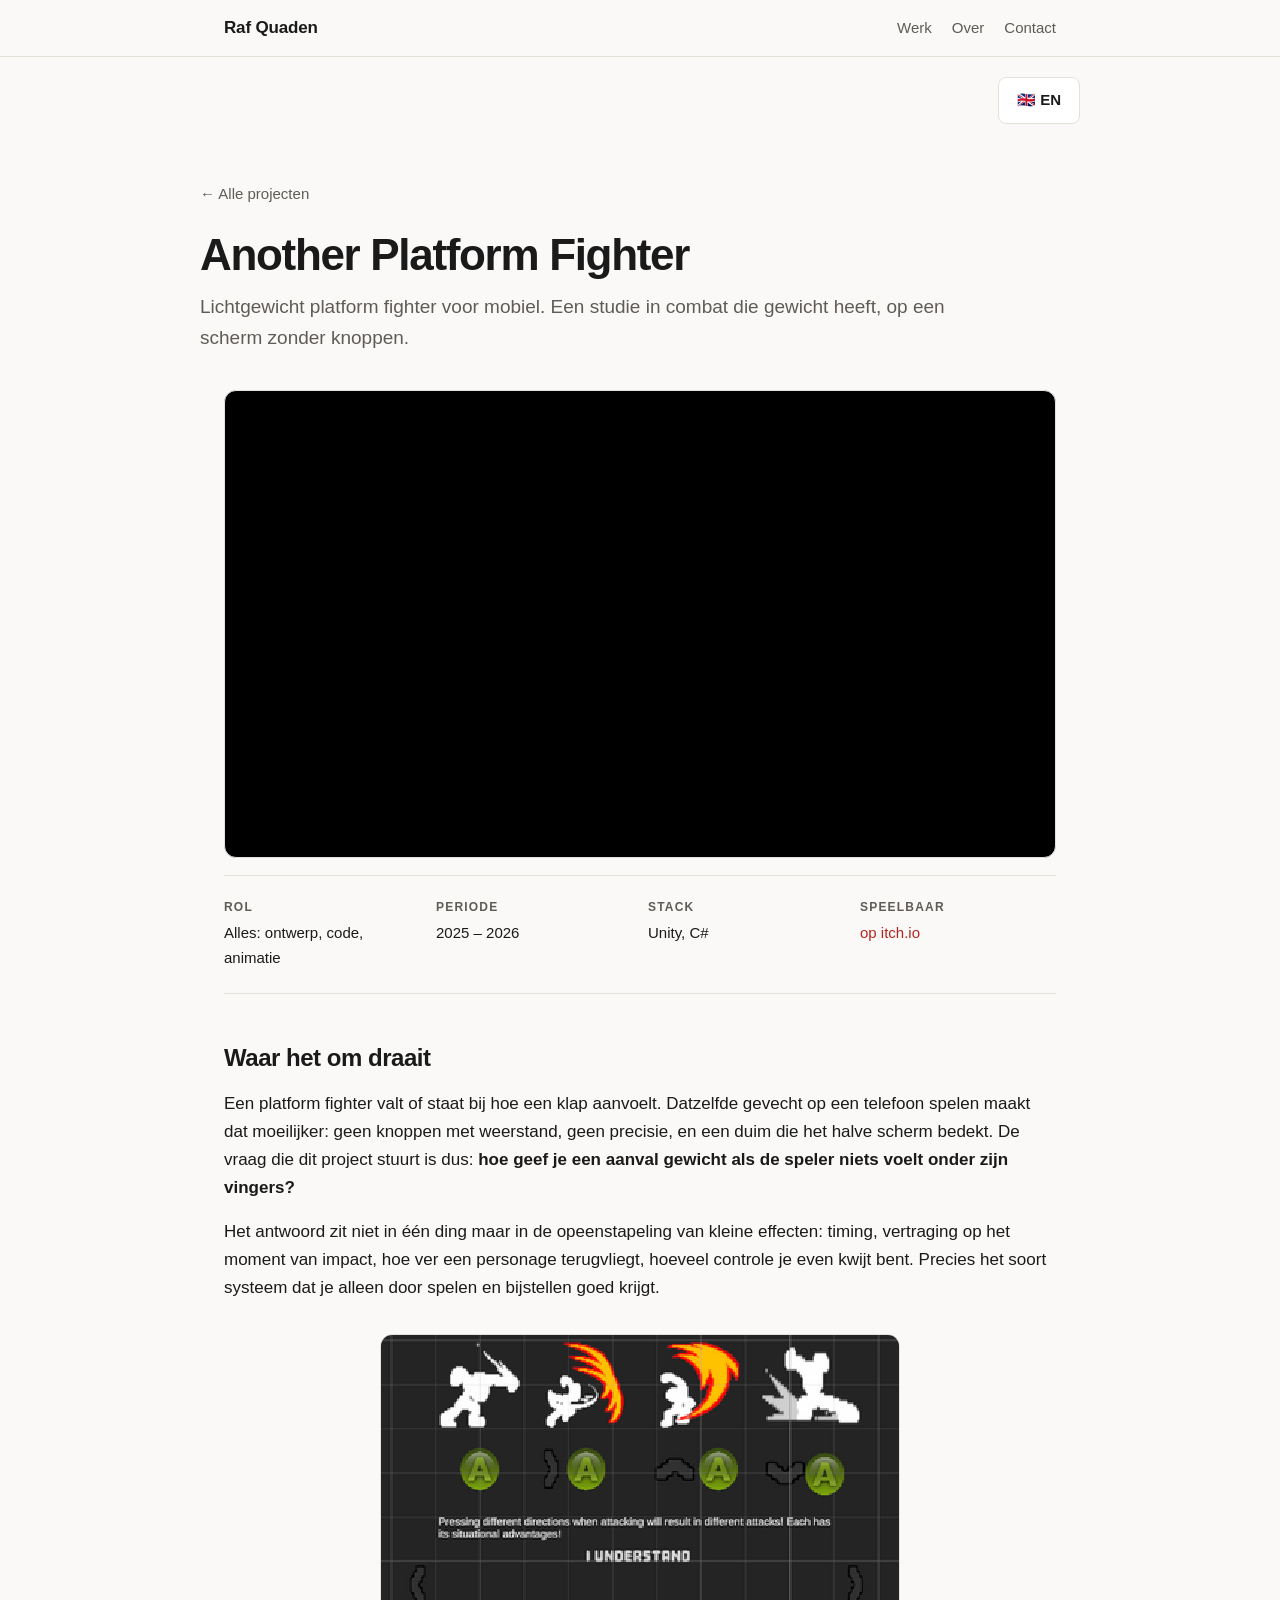
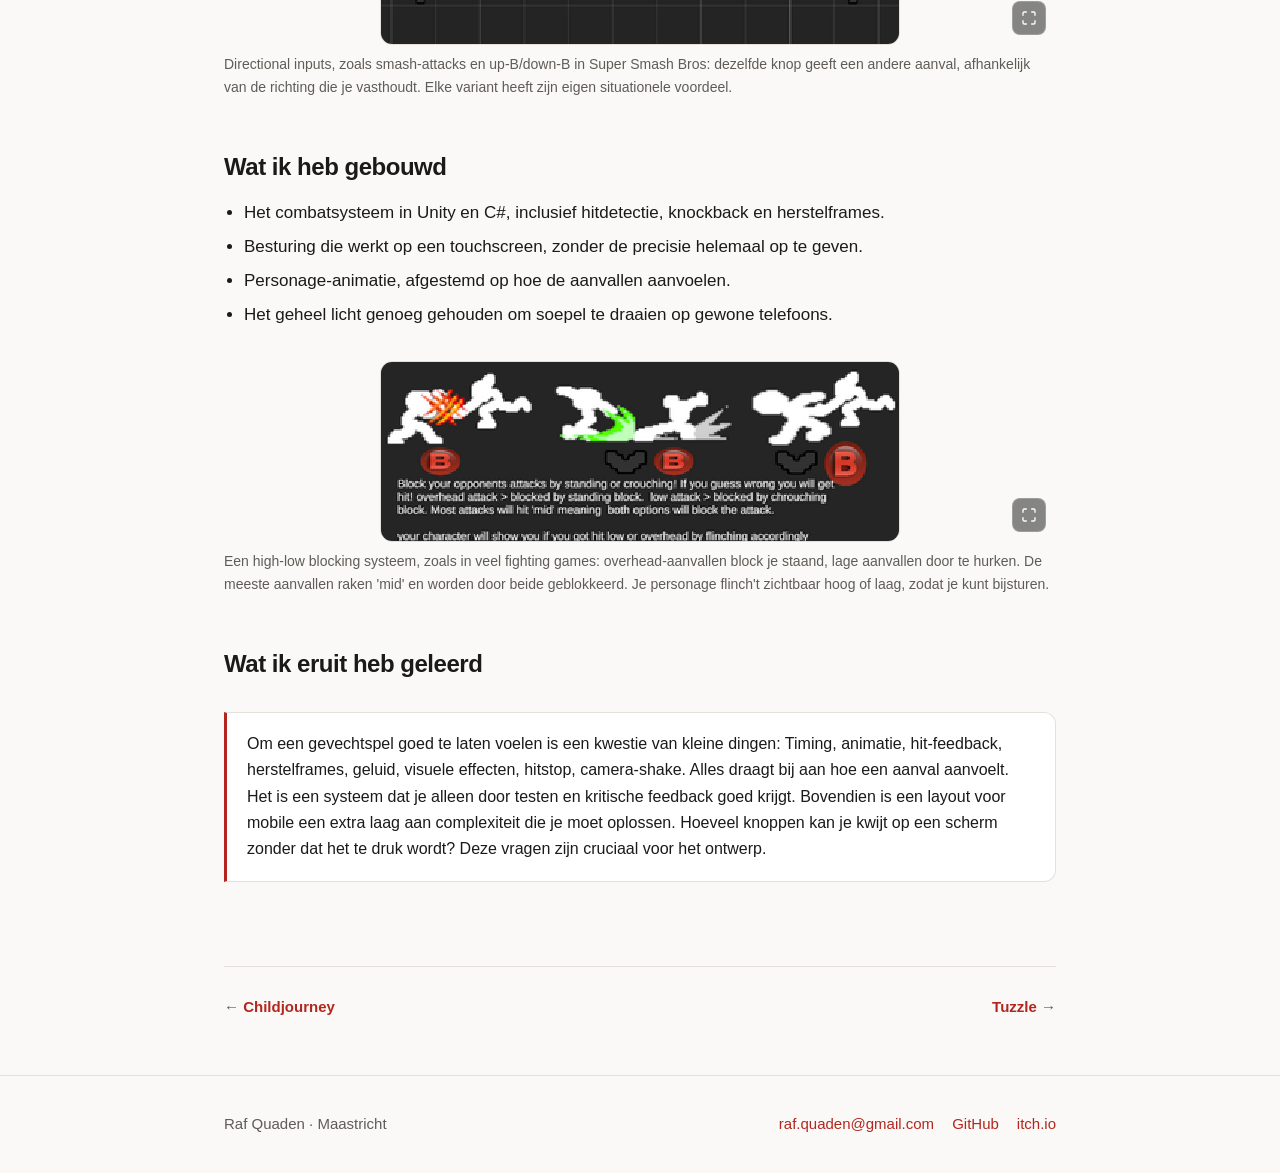
<file: platform-fighter.html>
<!DOCTYPE html>
<html lang="nl">
<head>
<meta charset="utf-8">
<meta name="viewport" content="width=device-width, initial-scale=1">
<title>Another Platform Fighter · Raf Quaden</title>
<meta name="description" content="Lichtgewicht platform fighter voor mobiel, gebouwd in Unity. Een studie in combat die gewicht heeft, op een scherm zonder knoppen.">
<link rel="stylesheet" href="style.css">
</head>
<body>

<header class="site-header">
  <div class="wrap">
    <a class="brand" href="index.html">Raf Quaden</a>
    <nav class="nav">
      <a href="index.html#werk">Werk</a>
      <a href="index.html#over">Over</a>
      <a href="index.html#contact">Contact</a>
    </nav>
  </div>
</header>

<main>

  <div class="wrap lang-switch">
    <a class="btn" href="en/platform-fighter.html" hreflang="en">🇬🇧 EN</a>
  </div>

  <div class="wrap case-header">
    <a class="back" href="index.html">← Alle projecten</a>
    <h1>Another Platform Fighter</h1>
    <p class="sub">
      Lichtgewicht platform fighter voor mobiel. Een studie in combat die gewicht heeft,
      op een scherm zonder knoppen.
    </p>
  </div>

  <div class="wrap">
    <div class="video-embed">
      <iframe
        src="https://www.youtube-nocookie.com/embed/hWwpklzH1oU"
        title="Another Platform Fighter trailer"
        loading="lazy"
        allow="accelerometer; autoplay; clipboard-write; encrypted-media; gyroscope; picture-in-picture; web-share"
        allowfullscreen></iframe>
    </div>

    <dl class="meta">
      <div>
        <dt>Rol</dt>
        <dd>Alles: ontwerp, code, animatie</dd>
      </div>
      <div>
        <dt>Periode</dt>
        <dd>2025 – 2026</dd>
      </div>
      <div>
        <dt>Stack</dt>
        <dd>Unity, C#</dd>
      </div>
      <div>
        <dt>Speelbaar</dt>
        <dd><a href="https://rafezak.itch.io/another-platform-fighter">op itch.io</a></dd>
      </div>
    </dl>
  </div>

  <div class="wrap prose">

    <h2>Waar het om draait</h2>
    <p>
      Een platform fighter valt of staat bij hoe een klap aanvoelt. Datzelfde gevecht op een
      telefoon spelen maakt dat moeilijker: geen knoppen met weerstand, geen precisie, en een
      duim die het halve scherm bedekt. De vraag die dit project stuurt is dus:
      <strong>hoe geef je een aanval gewicht als de speler niets voelt onder zijn vingers?</strong>
    </p>
    <p>
      Het antwoord zit niet in één ding maar in de opeenstapeling van kleine effecten:
      timing, vertraging op het moment van impact, hoe ver een personage terugvliegt,
      hoeveel controle je even kwijt bent. Precies het soort systeem dat je alleen door
      spelen en bijstellen goed krijgt.
    </p>

    <figure>
      <img class="figure-img--pixel zoomable" src="svg/w+mnfP.png" alt="Tutorialscherm: dezelfde aanvalsknop geeft een andere aanval afhankelijk van de richting die je aanhoudt.">
      <figcaption>Directional inputs, zoals smash-attacks en up-B/down-B in Super Smash Bros: dezelfde knop geeft een andere aanval, afhankelijk van de richting die je vasthoudt. Elke variant heeft zijn eigen situationele voordeel.</figcaption>
    </figure>

    <h2>Wat ik heb gebouwd</h2>
    <ul>
      <li>Het combatsysteem in Unity en C#, inclusief hitdetectie, knockback en herstelframes.</li>
      <li>Besturing die werkt op een touchscreen, zonder de precisie helemaal op te geven.</li>
      <li>Personage-animatie, afgestemd op hoe de aanvallen aanvoelen.</li>
      <li>Het geheel licht genoeg gehouden om soepel te draaien op gewone telefoons.</li>
    </ul>

    <figure>
      <img class="figure-img--pixel zoomable" src="svg/CrhQVG.png" alt="Tutorialscherm: overhead-aanvallen block je staand, lage aanvallen door te hurken; je personage laat zien of je hoog of laag geraakt wordt.">
      <figcaption>Een high-low blocking systeem, zoals in veel fighting games: overhead-aanvallen block je staand, lage aanvallen door te hurken. De meeste aanvallen raken 'mid' en worden door beide geblokkeerd. Je personage flinch't zichtbaar hoog of laag, zodat je kunt bijsturen.</figcaption>
    </figure>

    <h2>Wat ik eruit heb geleerd</h2>

    <div class="callout">
      <p>
        Om een gevechtspel goed te laten voelen is een kwestie van kleine dingen: Timing, animatie, hit-feedback, herstelframes, geluid, visuele effecten, hitstop, camera-shake. Alles draagt bij aan hoe een aanval aanvoelt. Het is een systeem dat je alleen door testen en kritische feedback goed krijgt.
        Bovendien is een layout voor mobile een extra laag aan complexiteit die je moet oplossen. Hoeveel knoppen kan je kwijt op een scherm zonder dat het te druk wordt? Deze vragen zijn cruciaal voor het ontwerp.
      </p>
    </div>

  </div>

  <div class="wrap">
    <nav class="pager">
      <a href="childjourney.html"><span>←</span> Childjourney</a>
      <a href="tuzzle.html">Tuzzle <span>→</span></a>
    </nav>
  </div>

</main>

<footer class="site-footer">
  <div class="wrap">
    <div>Raf Quaden · Maastricht</div>
    <div class="links">
      <a href="mailto:raf.quaden@gmail.com">raf.quaden@gmail.com</a>
      <a href="https://github.com/rafezak">GitHub</a>
      <a href="https://rafezak.itch.io">itch.io</a>
    </div>
  </div>
</footer>

<script src="js/lightbox.js" defer></script>

</body>
</html>
</file>
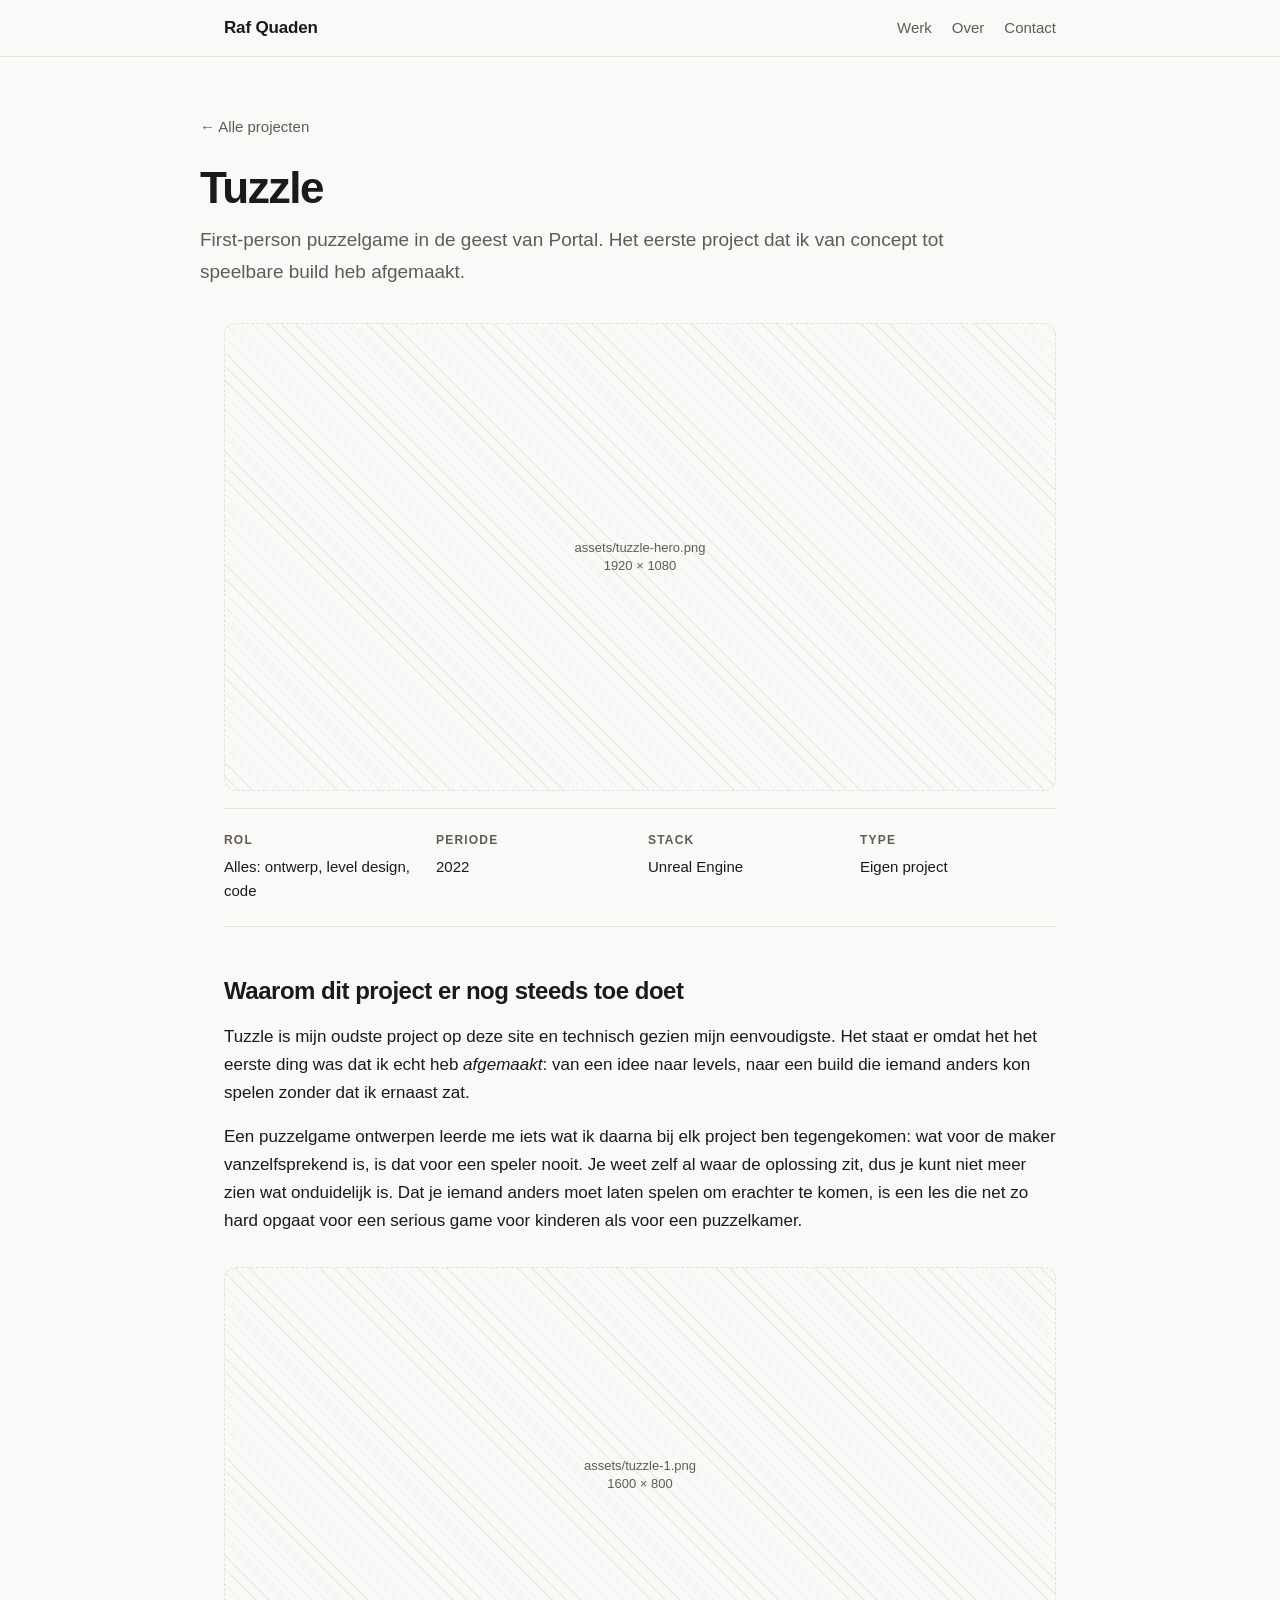
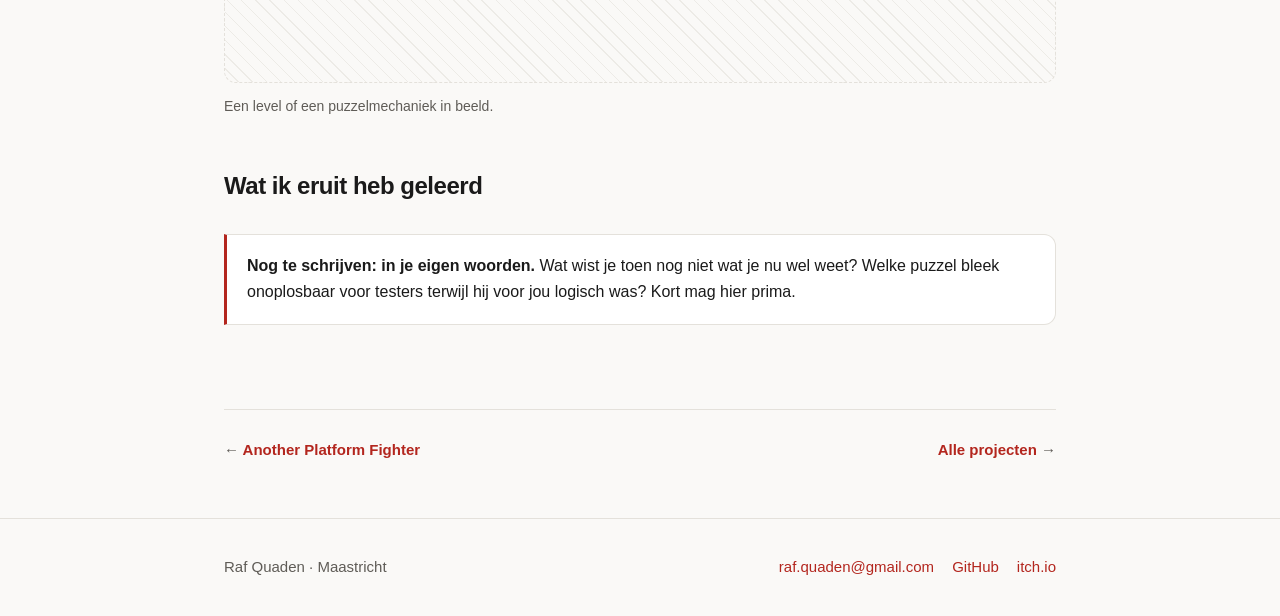
<file: tuzzle.html>
<!DOCTYPE html>
<html lang="nl">
<head>
<meta charset="utf-8">
<meta name="viewport" content="width=device-width, initial-scale=1">
<title>Tuzzle · Raf Quaden</title>
<meta name="description" content="First-person puzzelgame in Unreal Engine, in de geest van Portal. Mijn eerste project van concept tot speelbare build.">
<link rel="stylesheet" href="style.css">
</head>
<body>

<header class="site-header">
  <div class="wrap">
    <a class="brand" href="index.html">Raf Quaden</a>
    <nav class="nav">
      <a href="index.html#werk">Werk</a>
      <a href="index.html#over">Over</a>
      <a href="index.html#contact">Contact</a>
    </nav>
  </div>
</header>

<main>

  <div class="wrap case-header">
    <a class="back" href="index.html">← Alle projecten</a>
    <h1>Tuzzle</h1>
    <p class="sub">
      First-person puzzelgame in de geest van Portal. Het eerste project dat ik van
      concept tot speelbare build heb afgemaakt.
    </p>
  </div>

  <div class="wrap">
    <div class="ph ph--hero">assets/tuzzle-hero.png<br>1920 × 1080</div>

    <dl class="meta">
      <div>
        <dt>Rol</dt>
        <dd>Alles: ontwerp, level design, code</dd>
      </div>
      <div>
        <dt>Periode</dt>
        <dd>2022</dd>
      </div>
      <div>
        <dt>Stack</dt>
        <dd>Unreal Engine</dd>
      </div>
      <div>
        <dt>Type</dt>
        <dd>Eigen project</dd>
      </div>
    </dl>
  </div>

  <div class="wrap prose">

    <h2>Waarom dit project er nog steeds toe doet</h2>
    <p>
      Tuzzle is mijn oudste project op deze site en technisch gezien mijn eenvoudigste. Het
      staat er omdat het het eerste ding was dat ik echt heb <em>afgemaakt</em>: van een idee
      naar levels, naar een build die iemand anders kon spelen zonder dat ik ernaast zat.
    </p>
    <p>
      Een puzzelgame ontwerpen leerde me iets wat ik daarna bij elk project ben tegengekomen:
      wat voor de maker vanzelfsprekend is, is dat voor een speler nooit. Je weet zelf al waar
      de oplossing zit, dus je kunt niet meer zien wat onduidelijk is. Dat je iemand anders
      moet laten spelen om erachter te komen, is een les die net zo hard opgaat voor een
      serious game voor kinderen als voor een puzzelkamer.
    </p>

    <figure>
      <div class="ph ph--wide">assets/tuzzle-1.png<br>1600 × 800</div>
      <figcaption>Een level of een puzzelmechaniek in beeld.</figcaption>
    </figure>

    <h2>Wat ik eruit heb geleerd</h2>

    <div class="callout">
      <p>
        <strong>Nog te schrijven: in je eigen woorden.</strong> Wat wist je toen nog niet
        wat je nu wel weet? Welke puzzel bleek onoplosbaar voor testers terwijl hij voor jou
        logisch was? Kort mag hier prima.
      </p>
    </div>

  </div>

  <div class="wrap">
    <nav class="pager">
      <a href="platform-fighter.html"><span>←</span> Another Platform Fighter</a>
      <a href="index.html">Alle projecten <span>→</span></a>
    </nav>
  </div>

</main>

<footer class="site-footer">
  <div class="wrap">
    <div>Raf Quaden · Maastricht</div>
    <div class="links">
      <a href="mailto:raf.quaden@gmail.com">raf.quaden@gmail.com</a>
      <a href="https://github.com/rafezak">GitHub</a>
      <a href="https://rafezak.itch.io">itch.io</a>
    </div>
  </div>
</footer>

</body>
</html>
</file>
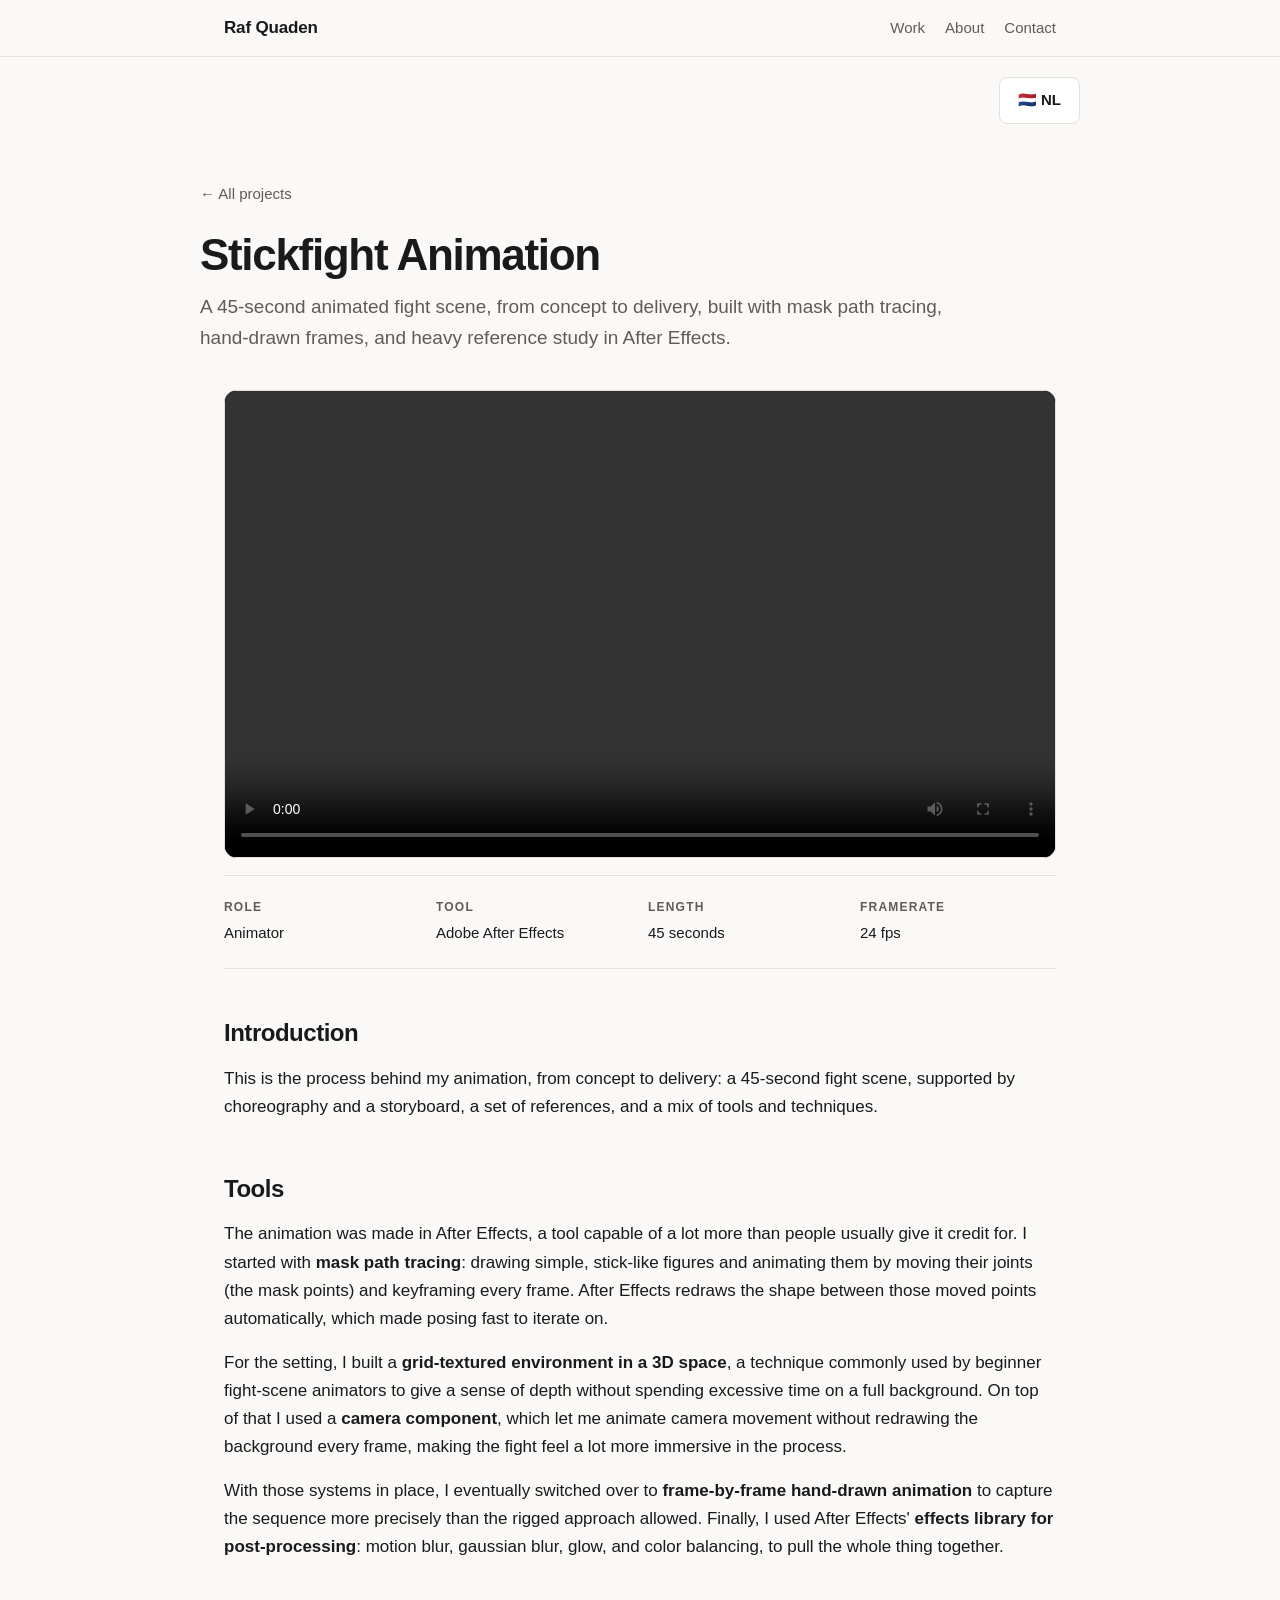
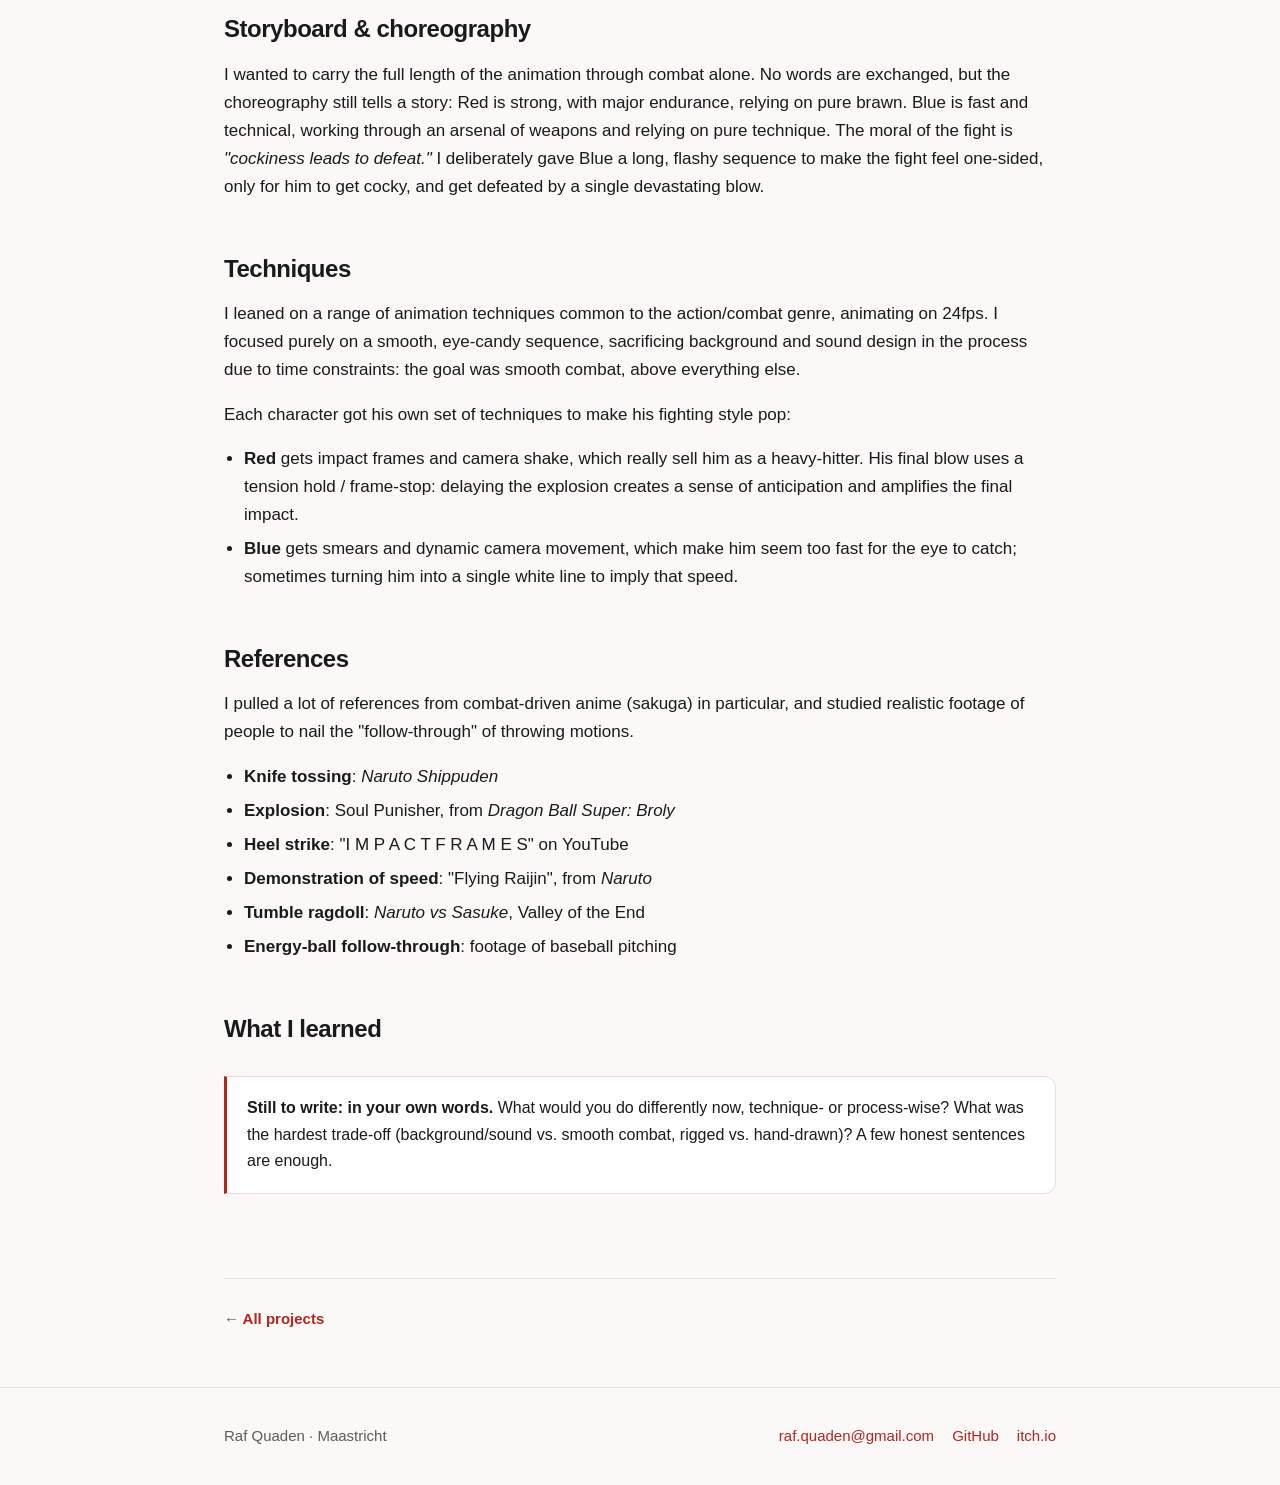
<file: en/animation.html>
<!DOCTYPE html>
<html lang="en">
<head>
<meta charset="utf-8">
<meta name="viewport" content="width=device-width, initial-scale=1">
<title>Stickfight Animation · Raf Quaden</title>
<meta name="description" content="A 45-second hand-drawn/After Effects fight scene: from choreography and storyboard to mask path tracing, frame-by-frame animation and post-processing.">
<link rel="stylesheet" href="../style.css">
</head>
<body>

<header class="site-header">
  <div class="wrap">
    <a class="brand" href="index.html">Raf Quaden</a>
    <nav class="nav">
      <a href="index.html#werk">Work</a>
      <a href="index.html#over">About</a>
      <a href="index.html#contact">Contact</a>
    </nav>
  </div>
</header>

<main>

  <div class="wrap lang-switch">
    <a class="btn" href="../animation.html" hreflang="nl">🇳🇱 NL</a>
  </div>

  <div class="wrap case-header">
    <a class="back" href="index.html">← All projects</a>
    <h1>Stickfight Animation</h1>
    <p class="sub">
      A 45-second animated fight scene, from concept to delivery, built with mask path
      tracing, hand-drawn frames, and heavy reference study in After Effects.
    </p>
  </div>

  <div class="wrap">
    <div class="video-embed">
      <video controls preload="metadata" playsinline>
        <source src="../svg/Raf_Quaden_Stickfight_Animation_FINAL.mp4" type="video/mp4">
        Your browser doesn't support video playback.
        <a href="../svg/Raf_Quaden_Stickfight_Animation_FINAL.mp4">Download the animation</a>.
      </video>
    </div>

    <dl class="meta">
      <div>
        <dt>Role</dt>
        <dd>Animator</dd>
      </div>
      <div>
        <dt>Tool</dt>
        <dd>Adobe After Effects</dd>
      </div>
      <div>
        <dt>Length</dt>
        <dd>45 seconds</dd>
      </div>
      <div>
        <dt>Framerate</dt>
        <dd>24 fps</dd>
      </div>
    </dl>
  </div>

  <div class="wrap prose">

    <h2>Introduction</h2>
    <p>
      This is the process behind my animation, from concept to delivery: a 45-second fight
      scene, supported by choreography and a storyboard, a set of references, and a mix of
      tools and techniques.
    </p>

    <h2>Tools</h2>
    <p>
      The animation was made in After Effects, a tool capable of a lot more than people
      usually give it credit for. I started with <strong>mask path tracing</strong>: drawing
      simple, stick-like figures and animating them by moving their joints (the mask points)
      and keyframing every frame. After Effects redraws the shape between those moved points
      automatically, which made posing fast to iterate on.
    </p>
    <p>
      For the setting, I built a <strong>grid-textured environment in a 3D space</strong>,
      a technique commonly used by beginner fight-scene animators to give a sense of depth
      without spending excessive time on a full background. On top of that I used a
      <strong>camera component</strong>, which let me animate camera movement without
      redrawing the background every frame, making the fight feel a lot more immersive in
      the process.
    </p>
    <p>
      With those systems in place, I eventually switched over to <strong>frame-by-frame
      hand-drawn animation</strong> to capture the sequence more precisely than the rigged
      approach allowed. Finally, I used After Effects' <strong>effects library for
      post-processing</strong>: motion blur, gaussian blur, glow, and color balancing, to
      pull the whole thing together.
    </p>

    <h2>Storyboard &amp; choreography</h2>
    <p>
      I wanted to carry the full length of the animation through combat alone. No words are
      exchanged, but the choreography still tells a story: Red is strong, with major
      endurance, relying on pure brawn. Blue is fast and technical, working through an
      arsenal of weapons and relying on pure technique. The moral of the fight is
      <em>"cockiness leads to defeat."</em> I deliberately gave Blue a long, flashy sequence
      to make the fight feel one-sided, only for him to get cocky, and get defeated by a
      single devastating blow.
    </p>

    <h2>Techniques</h2>
    <p>
      I leaned on a range of animation techniques common to the action/combat genre,
      animating on 24fps. I focused purely on a smooth, eye-candy sequence, sacrificing
      background and sound design in the process due to time constraints: the goal was
      smooth combat, above everything else.
    </p>
    <p>
      Each character got his own set of techniques to make his fighting style pop:
    </p>
    <ul>
      <li>
        <strong>Red</strong> gets impact frames and camera shake, which really sell him as a
        heavy-hitter. His final blow uses a tension hold / frame-stop: delaying the
        explosion creates a sense of anticipation and amplifies the final impact.
      </li>
      <li>
        <strong>Blue</strong> gets smears and dynamic camera movement, which make him seem
        too fast for the eye to catch; sometimes turning him into a single white line to
        imply that speed.
      </li>
    </ul>

    <h2>References</h2>
    <p>
      I pulled a lot of references from combat-driven anime (sakuga) in particular, and
      studied realistic footage of people to nail the "follow-through" of throwing motions.
    </p>
    <ul>
      <li><strong>Knife tossing</strong>: <em>Naruto Shippuden</em></li>
      <li><strong>Explosion</strong>: Soul Punisher, from <em>Dragon Ball Super: Broly</em></li>
      <li><strong>Heel strike</strong>: "I M P A C T F R A M E S" on YouTube</li>
      <li><strong>Demonstration of speed</strong>: "Flying Raijin", from <em>Naruto</em></li>
      <li><strong>Tumble ragdoll</strong>: <em>Naruto vs Sasuke</em>, Valley of the End</li>
      <li><strong>Energy-ball follow-through</strong>: footage of baseball pitching</li>
    </ul>

    <h2>What I learned</h2>

    <div class="callout">
      <p>
        <strong>Still to write: in your own words.</strong> What would you do differently
        now, technique- or process-wise? What was the hardest trade-off (background/sound vs.
        smooth combat, rigged vs. hand-drawn)? A few honest sentences are enough.
      </p>
    </div>

  </div>

  <div class="wrap">
    <nav class="pager">
      <a href="index.html"><span>←</span> All projects</a>
    </nav>
  </div>

</main>

<footer class="site-footer">
  <div class="wrap">
    <div>Raf Quaden · Maastricht</div>
    <div class="links">
      <a href="mailto:raf.quaden@gmail.com">raf.quaden@gmail.com</a>
      <a href="https://github.com/rafezak">GitHub</a>
      <a href="https://rafezak.itch.io">itch.io</a>
    </div>
  </div>
</footer>

</body>
</html>
</file>
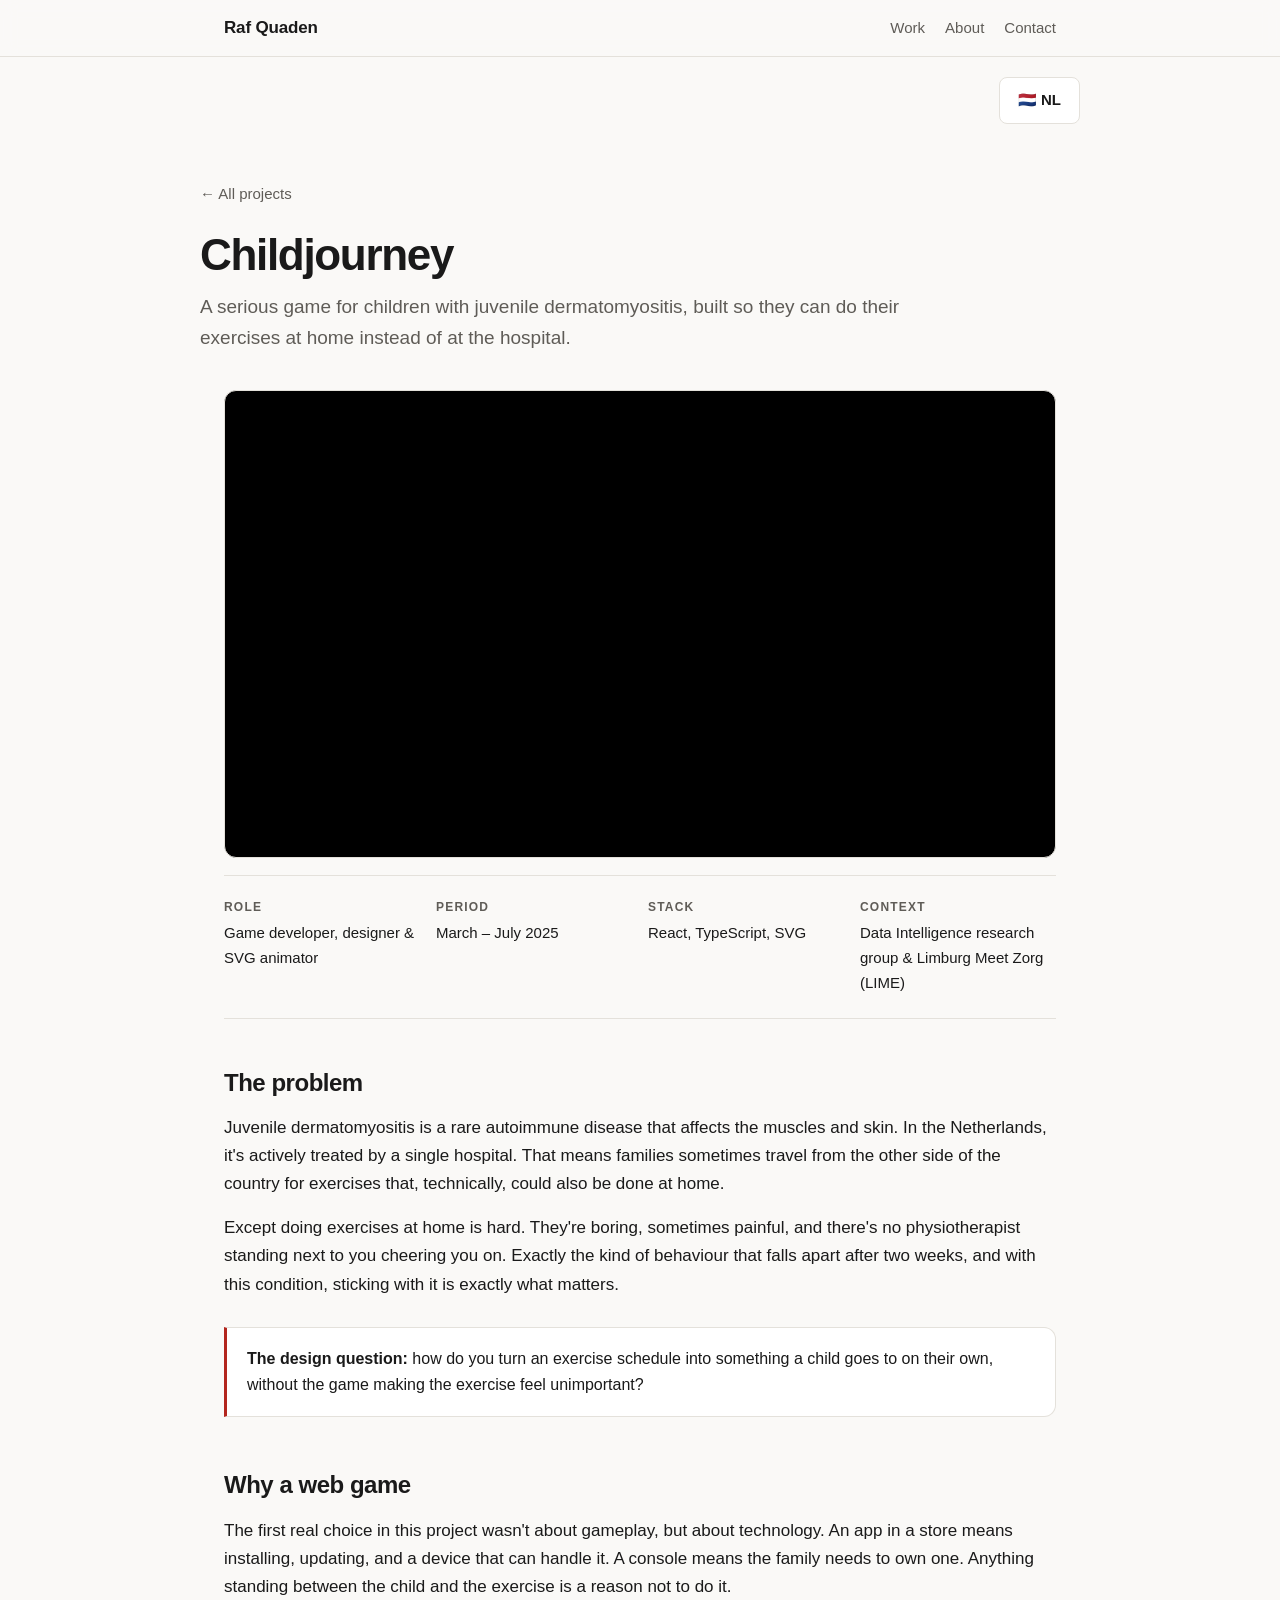
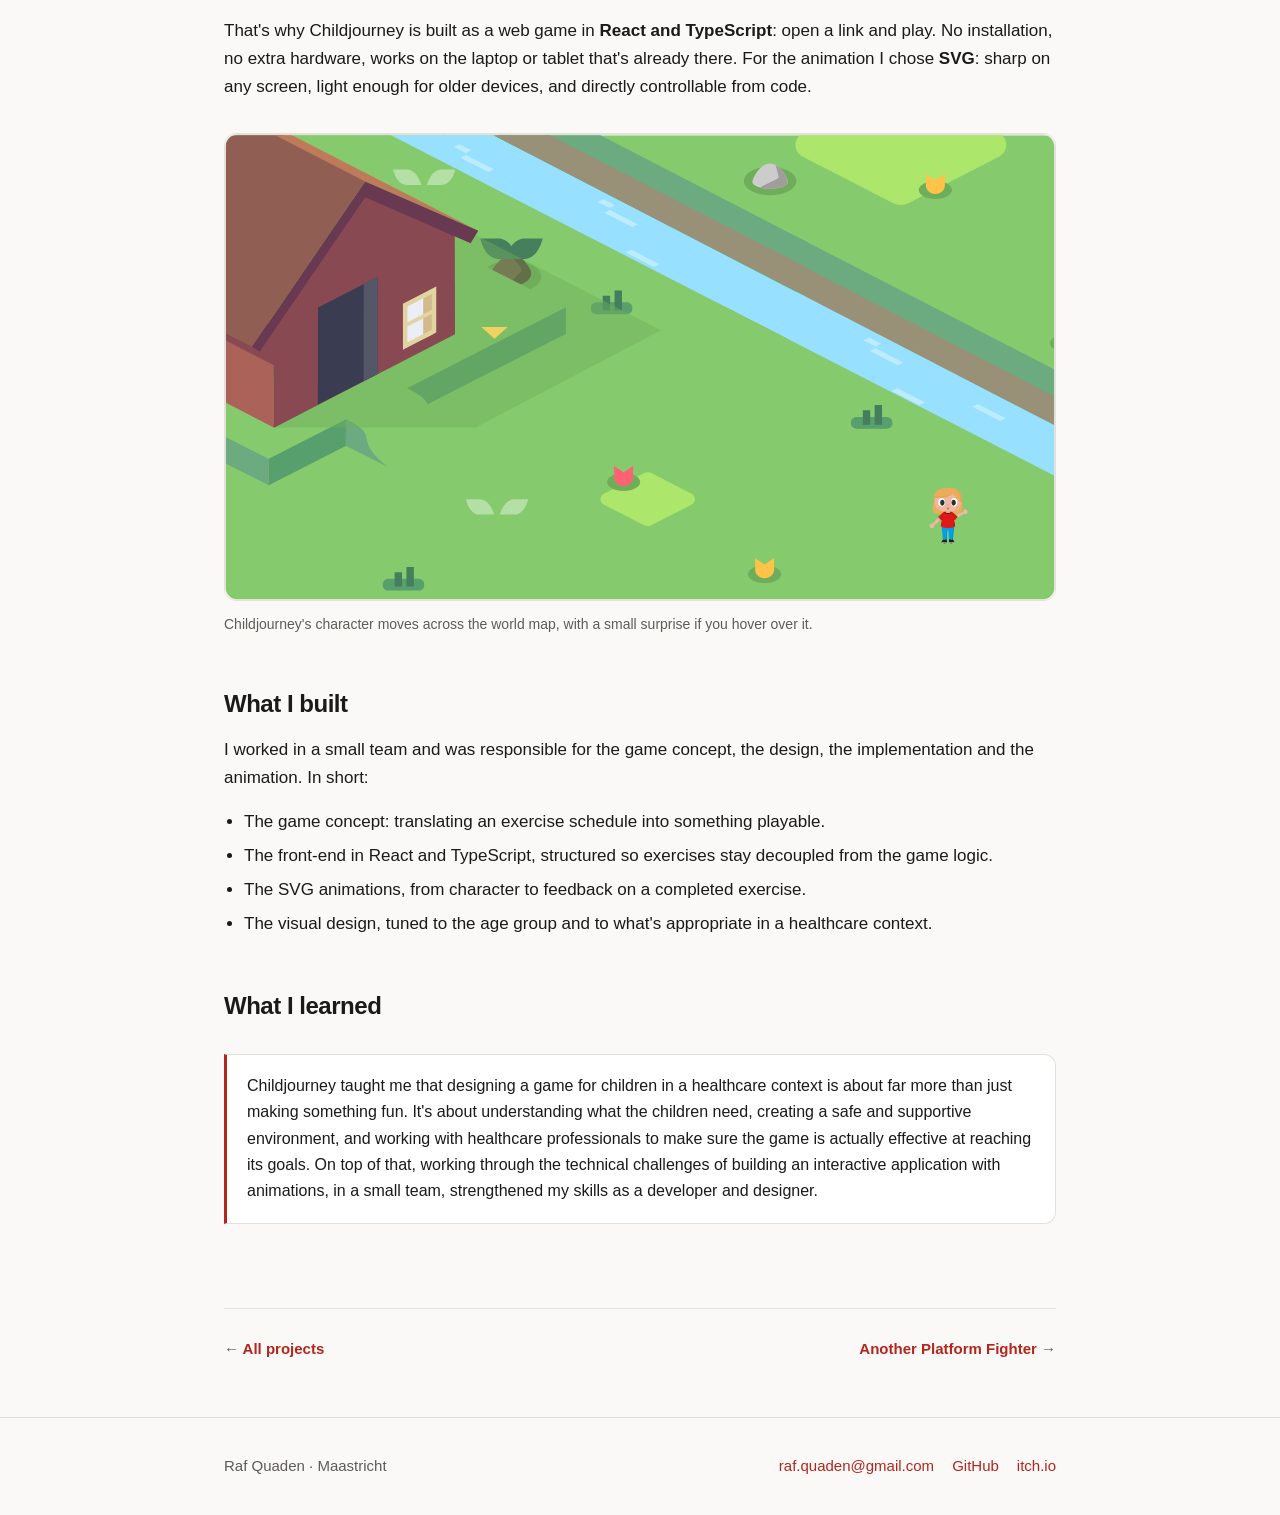
<file: en/childjourney.html>
<!DOCTYPE html>
<html lang="en">
<head>
<meta charset="utf-8">
<meta name="viewport" content="width=device-width, initial-scale=1">
<title>Childjourney · Raf Quaden</title>
<meta name="description" content="A serious game in React and TypeScript for children with juvenile dermatomyositis, built so they can do their exercises at home.">
<link rel="stylesheet" href="../style.css">
</head>
<body>

<!--
  ============================================================
  NOTE: before publishing this page:

  This is about healthcare software for children. Ask the
  Data Intelligence research group and Limburg Meet Zorg for
  permission before putting screenshots or details online.
  Never publish images that show patient data, real names, or
  identifiable children, not even in the corner of a screenshot.
  ============================================================
-->

<header class="site-header">
  <div class="wrap">
    <a class="brand" href="index.html">Raf Quaden</a>
    <nav class="nav">
      <a href="index.html#werk">Work</a>
      <a href="index.html#over">About</a>
      <a href="index.html#contact">Contact</a>
    </nav>
  </div>
</header>

<main>

  <div class="wrap lang-switch">
    <a class="btn" href="../childjourney.html" hreflang="nl">🇳🇱 NL</a>
  </div>

  <div class="wrap case-header">
    <a class="back" href="index.html">← All projects</a>
    <h1>Childjourney</h1>
    <p class="sub">
      A serious game for children with juvenile dermatomyositis, built so they can do their
      exercises at home instead of at the hospital.
    </p>
  </div>

  <div class="wrap">
    <div class="video-embed">
      <iframe
        src="https://www.youtube-nocookie.com/embed/vko_lexMmiQ"
        title="Childjourney trailer"
        loading="lazy"
        allow="accelerometer; autoplay; clipboard-write; encrypted-media; gyroscope; picture-in-picture; web-share"
        allowfullscreen></iframe>
    </div>

    <dl class="meta">
      <div>
        <dt>Role</dt>
        <dd>Game developer, designer &amp; SVG animator</dd>
      </div>
      <div>
        <dt>Period</dt>
        <dd>March – July 2025</dd>
      </div>
      <div>
        <dt>Stack</dt>
        <dd>React, TypeScript, SVG</dd>
      </div>
      <div>
        <dt>Context</dt>
        <dd>Data Intelligence research group &amp; Limburg Meet Zorg (LIME)</dd>
      </div>
    </dl>
  </div>

  <div class="wrap prose">

    <h2>The problem</h2>
    <p>
      Juvenile dermatomyositis is a rare autoimmune disease that affects the muscles and
      skin. In the Netherlands, it's actively treated by a single hospital. That means
      families sometimes travel from the other side of the country for exercises that,
      technically, could also be done at home.
    </p>
    <p>
      Except doing exercises at home is hard. They're boring, sometimes painful, and there's
      no physiotherapist standing next to you cheering you on. Exactly the kind of behaviour
      that falls apart after two weeks, and with this condition, sticking with it is exactly
      what matters.
    </p>

    <div class="callout">
      <p>
        <strong>The design question:</strong> how do you turn an exercise schedule into
        something a child goes to on their own, without the game making the exercise feel
        unimportant?
      </p>
    </div>

    <h2>Why a web game</h2>
    <p>
      The first real choice in this project wasn't about gameplay, but about technology. An
      app in a store means installing, updating, and a device that can handle it. A console
      means the family needs to own one. Anything standing between the child and the exercise
      is a reason not to do it.
    </p>
    <p>
      That's why Childjourney is built as a web game in <strong>React and TypeScript</strong>:
      open a link and play. No installation, no extra hardware, works on the laptop or tablet
      that's already there. For the animation I chose <strong>SVG</strong>: sharp on any
      screen, light enough for older devices, and directly controllable from code.
    </p>

    <figure>
      <div class="cj-hero">
        <img class="cj-hero__bg" src="../svg/worldanim.svg" alt="" aria-hidden="true">

        <!-- Playable character from Childjourney. The SVG is inline (instead of an
             <img>) because the built-in animation can only play on hover this way. -->
        <div class="cj-hero__player" aria-hidden="true">
          <svg viewBox="0 0 512 512" data-app="Xyris" id="cj-player-svg">
            <defs>
            </defs>
            <g transform="" transform-origin="">
              <g transform-origin="center" transform="" style="transform-box: fill-box;">
                <g id="hair1">
                  <path fill="#ECAC5A" d="M 203.859 171.851 C 203.006 195.297 195.697 212.965 202.058 225.097 C 208.419 237.229 236.181 236.883 256.948 236.883 C 284.155 236.883 303.76 235.982 312.01 226.727 C 320.26 217.471 312.007 196.319 312.01 179.883 C 297.25 172.273 204.714 148.406 203.86 171.851 Z" transform="">
                  </path>
                </g>
                <path fill="rgb(0, 0, 0)" d="M 301.81 232.938 C 306.015 231.541 309.527 229.512 312.01 226.726 C 320.26 217.471 313.688 199.748 312.702 190.876 C 314.741 209.901 313.691 218.393 301.81 232.938 Z" transform="" fill-opacity="0.04">
                </path>
                <g transform-origin="283.0010070800782 248.82699584960938" transform="rotate(-75)">
                  <path fill="#EDB9A3" d="M 312.667 274.129 C 307.803 269.769 302.843 258.246 296.753 255.821 C 290.663 253.396 290.673 248.827 290.673 248.827 L 283.156 255.089 C 283.156 255.089 287.157 257.015 288.666 262.455 C 290.175 267.895 302.887 275.782 306.3 280.743 C 306.916 281.639 306.731 285.5 307.681 286.585 C 310.868 286.667 318.136 278.54 318.359 275.535 C 318.44 274.638 313.873 275.21 312.667 274.129 Z" transform="">
                  </path>
                  <circle cx="315.914" cy="283.836" r="8.931" fill="#EDB9A3" transform="">
                  </circle>
                  <animateTransform id="cj-anim-wave" attributeName="transform" type="rotate" begin="indefinite" dur="1.85404" keyTimes="0; 0.27615939143406154; 0.407766957370466; 0.524271844660194; 0.6321467098166127; 0.7346278317152104; 0.8425026968716288; 1" values="75;-10;10;-10;10;-10;10;75" fill="freeze" additive="sum" calcMode="spline" keySplines="0 0 0.65 0.98;0 0 1 1;0 0 1 1;0 0 1 1;0 0 1 1;0 0 1 1;0 0 0.65 0.98">
                  </animateTransform>
                </g>
                <path fill="#EDB9A3" d="M 205.795 278.338 C 210.155 273.474 221.678 268.514 224.103 262.424 C 226.527 256.333 231.096 256.344 231.096 256.344 L 224.836 248.827 C 224.836 248.827 222.91 252.828 217.469 254.337 C 212.029 255.846 204.142 268.558 199.181 271.971 C 198.285 272.587 194.424 272.401 193.339 273.352 C 193.258 276.539 201.384 283.806 204.389 284.03 C 205.287 284.111 204.714 279.544 205.796 278.338 Z" transform="">
                </path>
                <circle cx="2.931" cy="147.603" r="8.931" fill="#EDB9A3" transform="matrix(6.123233995736766e-17,1,-1,6.123233995736766e-17,343.68983483314514,278.6540524959564)" transform-origin="">
                </circle>

                <g id="shoes">
                  <path fill="rgb(0, 0, 0)" d="M 276.102 332.376 L 263.247 331.35 C 263.247 331.35 261.584 335.992 261.913 337.964 C 262.243 339.936 262.397 346.483 263.247 347.205 C 264.623 348.376 279.577 347.412 280.664 347.205 C 281.751 346.999 282.183 344.618 281.936 342.4 C 281.688 340.182 276.102 332.376 276.102 332.376 Z" transform="" fill-opacity="0.80">
                </path>
                <path fill="rgb(0, 0, 0)" d="M 239.818 332.376 L 252.674 331.35 C 252.674 331.35 254.337 335.993 254.007 337.964 C 253.677 339.936 253.523 346.483 252.674 347.206 C 251.298 348.376 236.342 347.412 235.256 347.206 C 234.169 346.999 233.737 344.618 233.984 342.4 C 234.231 340.182 239.818 332.376 239.818 332.376 Z" transform="" fill-opacity="0.80">
                </path>
                  <path fill="#222" d="M 276.102 332.376 L 274.246 332.376 C 274.246 332.376 281.516 340.105 274.968 339.169 C 275.639 341.409 278.761 344.834 277.683 347.457 C 279.105 347.369 280.375 347.26 280.664 347.205 C 281.751 346.999 282.183 344.618 281.936 342.4 C 281.689 340.182 276.102 332.376 276.102 332.376 Z" transform="">
                  </path>
                  <path fill="#222" d="M 271.811 338.957 C 266.906 338.936 262.156 340.365 262.319 342.315 C 262.489 344.342 262.748 346.781 263.247 347.205 C 264.623 348.376 279.579 347.412 280.665 347.205 C 281.751 346.999 282.183 344.618 281.936 342.4 C 281.689 340.182 276.715 338.978 271.811 338.957 Z" transform="">
                  </path>
                  <path fill="#222" d="M 244.11 338.957 C 249.014 338.936 253.765 340.365 253.602 342.316 C 253.432 344.342 253.173 346.781 252.674 347.206 C 251.298 348.376 236.342 347.412 235.256 347.206 C 234.169 346.999 233.737 344.618 233.984 342.4 C 234.231 340.182 239.206 338.978 244.11 338.957 Z" transform="">
                  </path>
                  <path fill="#222" d="M 253.532 334.179 C 253.832 335.292 254.173 336.968 254.007 337.964 C 253.677 339.936 253.522 346.483 252.673 347.206 C 251.727 348.011 249.211 344.242 249.837 339.667 C 253.561 340.747 253.355 335.834 253.532 334.179 Z" transform="">
                  </path>
                </g>
                <g id="soles">
                  <path fill="#DDD5D2" d="M 262.489 344.043 C 262.65 345.839 262.809 346.824 263.259 347.206 C 264.635 348.376 279.589 347.412 280.676 347.206 C 281.431 347.062 281.87 345.868 282.004 344.098 C 277.956 344.867 264.424 344.77 262.489 344.043 Z" transform="">
                  </path>
                  <path fill="#DDD5D2" d="M 253.431 344.043 C 253.271 345.839 253.111 346.824 252.661 347.206 C 251.286 348.376 236.331 347.412 235.244 347.206 C 234.489 347.062 234.05 345.868 233.916 344.098 C 237.964 344.867 251.496 344.77 253.431 344.043 Z" transform="">
                  </path>
                </g>
                <g id="pants">
                  <path fill="#009FEA" d="M 261.965 331.4 C 260.895 328.883 261.93 297.885 258.596 297.99 C 258.389 297.994 258.182 297.987 257.976 297.968 C 257.792 297.986 257.607 297.993 257.423 297.99 C 254.088 297.885 255.121 328.883 254.053 331.4 C 252.983 333.913 239.815 335.675 238.635 331.4 C 238.045 329.274 237.422 316.426 236.233 306.06 C 235.893 303.094 235.505 300.224 235.101 297.324 C 234.3 291.492 233.611 286.838 234.056 285.827 C 235.086 283.496 251.862 284.968 258.009 285.59 C 264.154 284.968 280.928 283.496 281.962 285.827 C 282.405 286.838 281.717 291.492 280.916 297.324 C 280.513 300.224 280.125 303.094 279.784 306.06 C 278.595 316.426 277.973 329.274 277.384 331.4 C 276.867 333.273 274.049 333.987 270.954 333.987 C 266.986 333.987 262.565 332.812 261.964 331.4 Z" transform="">
                  </path>
                </g>
                <path fill="rgb(0, 0, 0)" d="M 273.891 333.729 C 275.519 333.459 277.021 332.715 277.384 331.398 C 277.972 329.273 278.594 316.425 279.786 306.059 C 280.126 303.093 280.514 300.225 280.914 297.322 C 281.718 291.493 282.405 286.836 281.959 285.827 C 281.665 285.161 281.955 284.416 279.395 284.243 C 276.667 293.183 276.163 320.498 273.891 333.729 Z" transform="" fill-opacity="0.1">
                </path>
                <g id="shirt">
                  <path fill="#DF1A16" d="M 241.781 227.49 C 236.251 230.73 226.517 242.285 222.365 243.599 C 218.212 244.913 228.101 258.133 234.412 258.454 C 240.722 258.775 240.403 255.775 241.309 253.289 C 244.819 243.655 247.311 224.25 241.781 227.49 Z" transform="">
                  </path>
                  <path fill="#DF1A16" d="M 274.235 227.49 C 279.765 230.73 289.498 242.285 293.65 243.599 C 297.803 244.913 287.914 258.133 281.603 258.454 C 275.293 258.775 275.613 255.775 274.707 253.289 C 271.197 243.655 268.704 224.25 274.235 227.49 Z" transform="">
                  </path>
                  <path fill="#DF1A16" d="M 241.829 227.49 C 241.829 227.49 250.092 223.296 258.052 223.296 C 266.012 223.296 274.27 227.49 274.27 227.49 C 274.27 227.49 275.599 238.882 279.16 249.533 C 282.72 260.183 286.878 280.026 285.42 282.883 C 283.961 285.74 271.696 289.844 258.052 289.844 C 244.407 289.844 232.238 285.792 230.842 282.883 C 229.445 279.974 233.624 259.167 237.134 249.533 C 240.644 239.898 241.829 227.49 241.829 227.49 Z" transform="">
                  </path>
                </g>
                <path fill="rgb(0, 0, 0)" d="M 244.537 226.292 C 247.281 225.167 252.734 223.296 258.051 223.296 C 262.898 223.296 267.857 224.851 271.281 226.18 C 272.125 226.507 273.363 234.717 258.051 234.781 C 242.738 234.845 243.618 226.668 244.537 226.292 Z" transform="" fill-opacity="0.43">
                </path>
                <path fill="rgb(0, 0, 0)" d="M 229.753 256.522 C 230.711 257.564 231.851 258.378 232.857 258.454 C 237.061 258.775 236.848 255.775 237.451 253.289 C 238.752 247.932 239.623414936985 245.67524418465524 239.705414936985 239.54324418465524 C 239.765414936985 235.19724418465523 232.103 252.841 229.753 256.522 Z" transform="" opacity="0.1">
                </path>
                <path fill="rgb(0, 0, 0)" d="M 276.868 241.493 C 277.218 242.944 277.599 244.388 278.01 245.823 C 278.365 247.068 278.748 248.305 279.159 249.533 C 282.719 260.183 286.878 280.026 285.419 282.883 C 284.763 284.168 281.919 285.707 277.465 287.096 C 280.652 273.33 274.992 233.678 276.868 241.493 Z M 274.235 227.49 C 279.765 230.73 289.498 242.285 293.651 243.599 C 295.283 244.115 294.746 246.471 292.957 249.407 C 284.136 246.357 269.995 230.947 269.062 228.104 C 268.291 224.669 272.2 226.298 274.235 227.49 Z" transform="" fill-opacity="0.1">
                </path>
                <path fill="rgb(0, 0, 0)" d="M 253.729 301.051 C 254.571 298.444 257.629 297.249 256.977 298.128 C 256.326 299.007 256.265 299.583 256.097 300.219 C 254.357 306.757 254.957 329.27 254.053 331.399 C 253.743 332.131 250.347 333.348 250.347 333.348 C 250.347 333.348 252.887 303.659 253.729 301.051 Z" transform="" fill-opacity="0.1">
                </path>
                <path fill="#E8A68A" d="M 258.012 231.671 C 251.535 231.614 247.457 228.335 247.862 226.37 C 249.018 224.456 248.998 222.503 248.998 220.293 C 248.998 213.115 249.453 207.229 258.012 207.186 C 266.571 207.143 267.062 213.116 267.062 220.293 C 267.062 222.195 266.91 224.367 268.151 226.286 C 268.688 228.25 264.891 231.732 258.012 231.671 Z" transform="">
                </path>
                <path fill="#E19E82" d="M 267.061 220.293 C 267.061 222.195 266.91 224.367 268.151 226.286 C 268.453 227.392 267.381 228.979 264.888 230.281 C 263.436 231.048 267.061 213.115 267.061 220.293 Z" transform="">
                </path>
                <path fill="#EDB9A3" d="M 258.007 225.034 C 214.554 224.751 207.894 210.217 207.894 185.554 C 207.894 160.892 218.274 141.048 258.007 140.9 C 297.741 140.751 308.12 160.892 308.12 185.554 C 308.12 210.217 301.461 225.318 258.007 225.034 Z" id="motion-path-op22erJgjugxJ9Hq9YcRMM" transform="">
                </path>
                <ellipse cx="233.695" cy="190.316" fill="#fff" rx="12.404" ry="16.869" transform="">
                </ellipse>
                <ellipse cx="236.176" cy="191.309" fill="#322A28" rx="7.939" ry="10.916" transform="">
                </ellipse>
                <circle cx="232.206" cy="185.355" r="0.992" fill="#fff" transform="">
                </circle>
                <ellipse cx="282.319" cy="190.316" fill="#fff" rx="12.404" ry="16.869" transform="">
                </ellipse>
                <ellipse cx="279.838" cy="191.309" fill="#322A28" rx="7.939" ry="10.916" transform="">
                </ellipse>
                <circle cx="275.868" cy="185.355" r="0.992" fill="#fff" transform="">
                </circle>
                <path fill="#B57E67" d="M 253.045 209.328 L 262.968 209.328 C 262.968 209.328 263.118 218.467 258.116 218.467 C 253.114 218.467 253.045 209.328 253.045 209.328 Z" transform="">
                </path>
                <path fill="#fff" d="M 255.665 209.328 L 260.347 209.328 C 260.347 209.328 260.344 211.211 257.984 211.211 C 255.624 211.211 255.664 209.328 255.664 209.328 Z" transform="">
                </path>
                <path fill="#E8A68A" d="M 258.007 203.675 C 254.57 203.652 254.044 202.503 254.044 200.552 C 254.044 198.602 254.864 197.032 258.007 197.02 C 261.15 197.009 261.971 198.602 261.971 200.552 C 261.971 202.502 261.444 203.697 258.007 203.675 Z" transform="">
                </path>
                <path fill="#E8B29B" d="M 300.363 156.817 C 306.046 164.41 308.12 174.53 308.12 185.555 C 308.12 206.69 303.229 220.804 274.176 224.265 C 290.159 216.974 306.042 216.726 300.363 156.816 Z" transform="">
                </path>
                <ellipse cx="31.0266" cy="78.8764" fill="#E69674" rx="2.481" ry="3.473" transform="matrix(0.6691306063588582,-0.7431448254773942,0.7431448254773942,0.6691306063588582,144.70222556190595,182.8665987224615)" transform-origin="">
                </ellipse>
                <ellipse cx="100.317" cy="75.6164" fill="#E69674" rx="2.481" ry="3.473" transform="matrix(-0.6691306063588582,-0.7431448254773942,0.7431448254773942,-0.6691306063588582,304.508422821264,334.4754306288899)" transform-origin="">
                </ellipse>
                <path fill="#3D3533" d="M 285.259 183.335 C 286.729 185.098 287.777 188.035 287.777 191.309 C 287.777 197.337 284.222 202.224 279.838 202.224 C 277.891 202.224 276.108 201.261 274.532 199.428 C 286.428 201.588 287.609 189.46 285.259 183.335 Z M 241.596 183.335 C 243.066 185.098 244.114 188.035 244.114 191.309 C 244.114 197.337 240.559 202.224 236.174 202.224 C 234.228 202.224 232.445 201.261 230.869 199.428 C 242.765 201.588 243.946 189.46 241.596 183.335 Z" transform="">
                </path>
                <g id="hair2">
                  <path fill="#ECAC5A" d="M 245.664 171.182 C 228.434 174.063 203.784 174.5 203.825 171.692 C 205.255 151.543 219.232 134.007 257.603 133.88 C 298.773 133.744 312.067 152.324 312.067 174.865 C 312.281 186.225 310.649 191.061 307.008 189.275 C 292.134 181.665 276.728 157.934 276.728 157.934 C 276.728 157.934 262.893 168.3 245.665 171.182 Z" transform="">
                  </path>
                </g>
                <path fill="rgb(0, 0, 0)" d="M 284.57 137.572 C 304.787 143.857 312.067 158.368 312.067 175.049 C 312.254 184.954 311.036 189.899 308.05 189.797 C 308.024 189.799 306.276 189.349 303.444 187.254 C 308.742 181.723 307.455 152.724 284.57 137.572 Z M 245.664 171.364 C 228.434 174.246 203.784 174.682 203.825 171.874 C 203.965 169.899 204.225 167.95 204.667 165.804 C 233.046 173.378 276.729 158.117 276.729 158.117 C 276.729 158.117 262.892 168.482 245.664 171.364 Z" transform="" fill-opacity="0.04">
                </path>
                <g transform-origin="0 0" transform="matrix(1,0,0,1,-257.8089904785156,-190.22311401367188)" visibility="hidden">
                  <path d="M 491.493 363.376 C 499.153 363.376 505.363 371.775 505.363 381.818 C 505.363 392.044 499.153 400.444 491.493 400.444 C 483.832 400.444 477.62 392.044 477.62 381.818 C 477.62 376.158 479.617 370.862 482.739 367.576 C 485.126 365.019 488.174 363.376 491.493 363.376 Z" fill="#EDB9A3" transform="">
                  </path>
                  <path d="M 491.491 392.409 C 505.681 392.227 501.235 394.966 499.453 396.974 C 497.671 398.983 495.367 400.444 491.491 400.444 C 487.616 400.444 485.042 398.07 483.8 397.157 C 482.558 396.244 477.301 392.409 491.491 392.409 Z" fill="rgb(230, 166, 138)" stroke="#000000" stroke-width="0" transform="">
                  </path>
                  <path d="M 494.521 398.8 C 499.401 398.8 497.275 398.435 497.259 398.983 C 497.243 399.348 493.764 400.444 492.431 400.444 C 491.099 400.444 490.003 400.809 487.247 399.531 C 484.491 398.252 486.685 398.8 491.565 398.8 Z" fill="rgb(25, 23, 23)" stroke="#000000" stroke-width="0" transform="">
                  </path>
                  <path d="M 540.138 362.28 C 547.798 362.28 554.008 370.497 554.008 380.723 C 554.008 390.948 547.798 399.165 540.138 399.165 C 532.477 399.165 526.265 390.948 526.265 380.723 C 526.265 375.062 528.262 369.767 531.384 366.48 C 533.771 363.924 536.819 362.28 540.138 362.28 Z" fill="#EDB9A3" transform="">
                  </path>
                  <path d="M 540.136 391.314 C 554.326 391.131 549.88 393.87 548.098 395.879 C 546.316 397.705 544.012 399.165 540.136 399.165 C 536.261 399.165 533.687 396.974 532.445 396.061 C 531.203 395.148 525.946 391.314 540.136 391.314 Z" fill="rgb(230, 166, 138)" stroke="#000000" stroke-width="0" transform="">
                  </path>
                  <path d="M 543.166 397.522 C 548.046 397.522 545.92 397.339 545.904 397.887 C 545.888 398.252 542.409 399.165 541.076 399.165 C 539.744 399.165 538.648 399.713 535.892 398.435 C 533.136 396.974 535.33 397.705 540.21 397.705 Z" fill="rgb(25, 23, 23)" stroke="#000000" stroke-width="0" transform="">
                  </path>
                  <animate id="cj-anim-hand" attributeName="visibility" keyTimes="0; 0.9620050155593561; 1" values="hidden; visible; hidden" begin="indefinite" dur="2.598715674967606" fill="freeze" calcMode="spline" keySplines="0 0 1 1; 0 0 1 1">
                  </animate>
                </g>
              </g>
            </g>
          </svg>
        </div>
      </div>
      <figcaption>Childjourney's character moves across the world map, with a small surprise if you hover over it.</figcaption>
    </figure>

    <h2>What I built</h2>
    <p>
      I worked in a small team and was responsible for the game concept, the design, the
      implementation and the animation. In short:
    </p>
    <ul>
      <li>The game concept: translating an exercise schedule into something playable.</li>
      <li>The front-end in React and TypeScript, structured so exercises stay decoupled from the game logic.</li>
      <li>The SVG animations, from character to feedback on a completed exercise.</li>
      <li>The visual design, tuned to the age group and to what's appropriate in a healthcare context.</li>
    </ul>

    <h2>What I learned</h2>

    <div class="callout">
      <p>
        Childjourney taught me that designing a game for children in a healthcare context is
        about far more than just making something fun. It's about understanding what the
        children need, creating a safe and supportive environment, and working with
        healthcare professionals to make sure the game is actually effective at reaching its
        goals. On top of that, working through the technical challenges of building an
        interactive application with animations, in a small team, strengthened my skills as a
        developer and designer.
      </p>
    </div>

  </div>

  <div class="wrap">
    <nav class="pager">
      <a href="index.html"><span>←</span> All projects</a>
      <a href="platform-fighter.html">Another Platform Fighter <span>→</span></a>
    </nav>
  </div>

</main>

<footer class="site-footer">
  <div class="wrap">
    <div>Raf Quaden · Maastricht</div>
    <div class="links">
      <a href="mailto:raf.quaden@gmail.com">raf.quaden@gmail.com</a>
      <a href="https://github.com/rafezak">GitHub</a>
      <a href="https://rafezak.itch.io">itch.io</a>
    </div>
  </div>
</footer>

<script>
  // Plays the character's built-in SVG animation as soon as you hover over it.
  // The animation itself is set to begin="indefinite" and is started here via
  // beginElement(). That way it always plays out in full (even if the mouse
  // leaves early) and simply restarts on the next hover.
  (function(){
    var trigger = document.querySelector('.cj-hero__player');
    if(!trigger) return;
    var anims = trigger.querySelectorAll('#cj-anim-wave, #cj-anim-hand');
    trigger.addEventListener('mouseenter', function(){
      // Inside an animation frame instead of directly: avoids the animation
      // start forcing a reflow of the whole page, which could make the
      // free-running background animation stutter.
      requestAnimationFrame(function(){
        anims.forEach(function(anim){
          try { anim.beginElement(); } catch(e) {}
        });
      });
    });
  })();
</script>

</body>
</html>
</file>
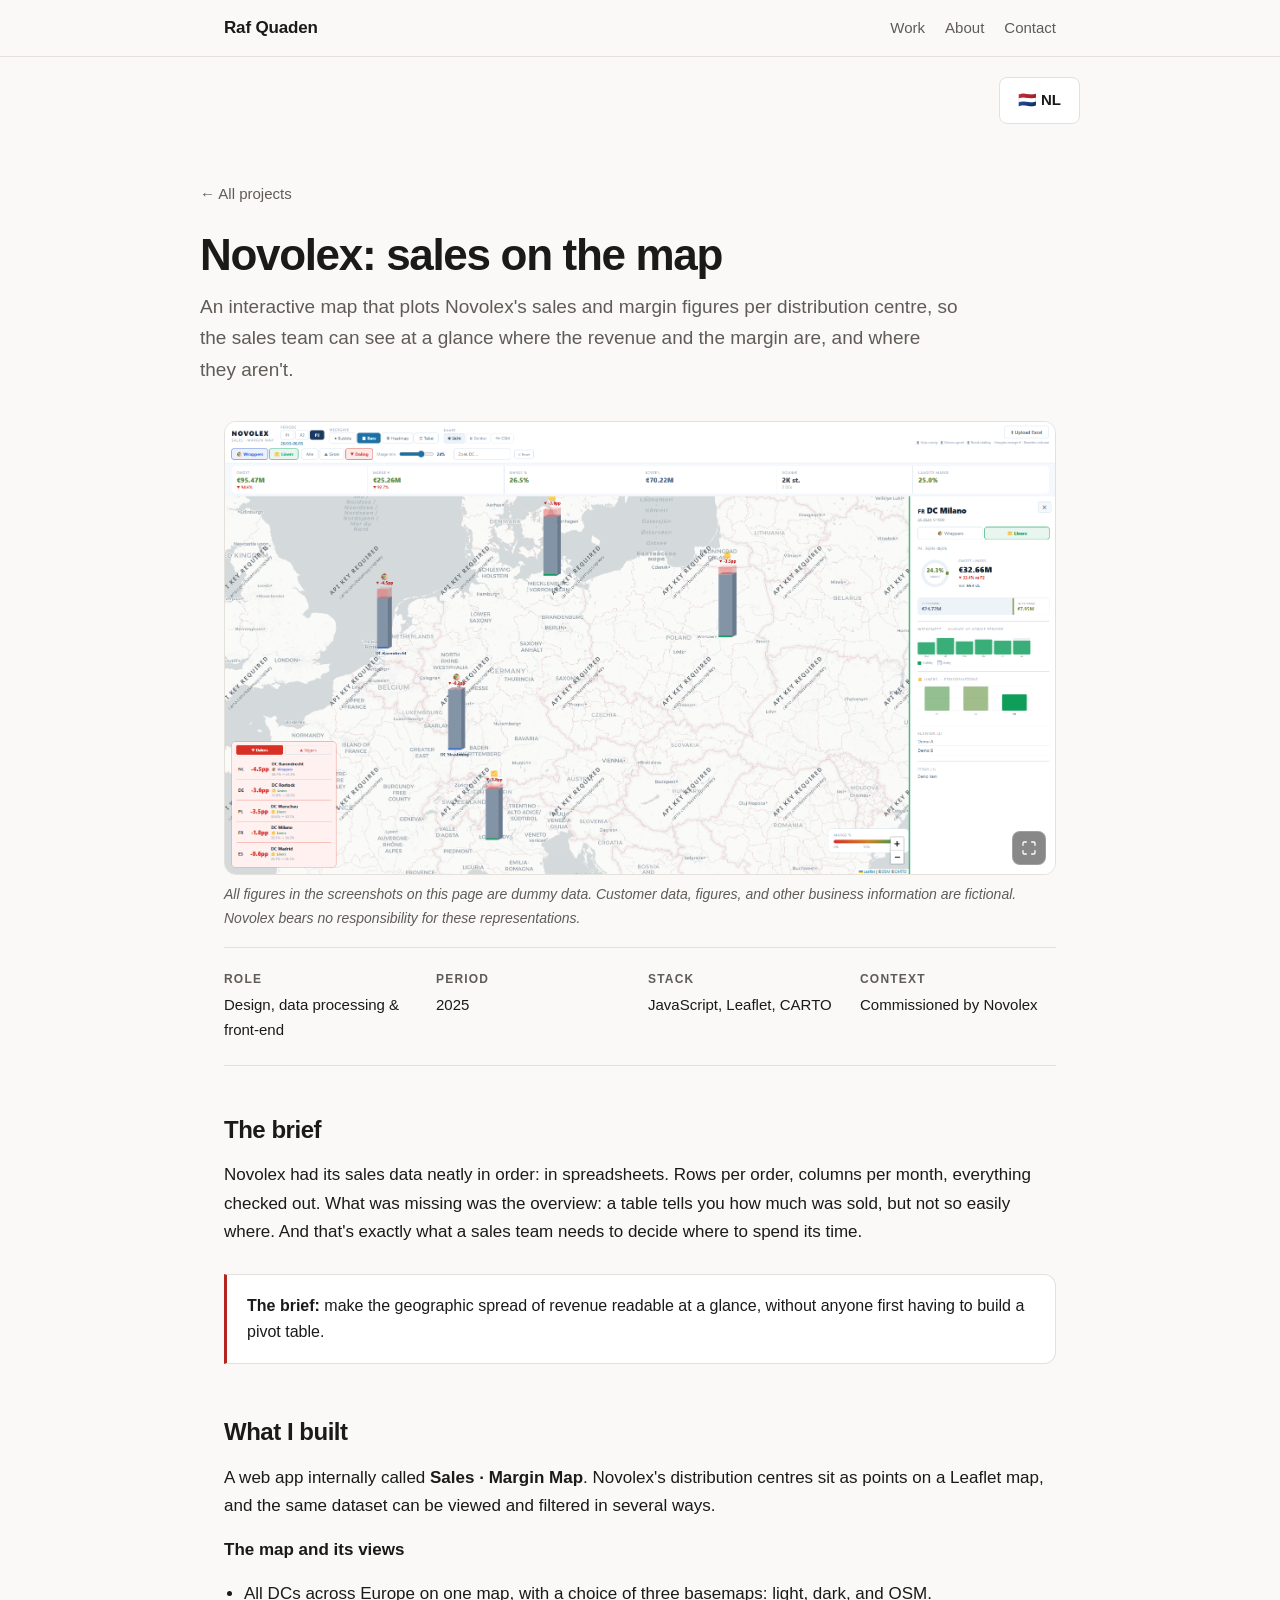
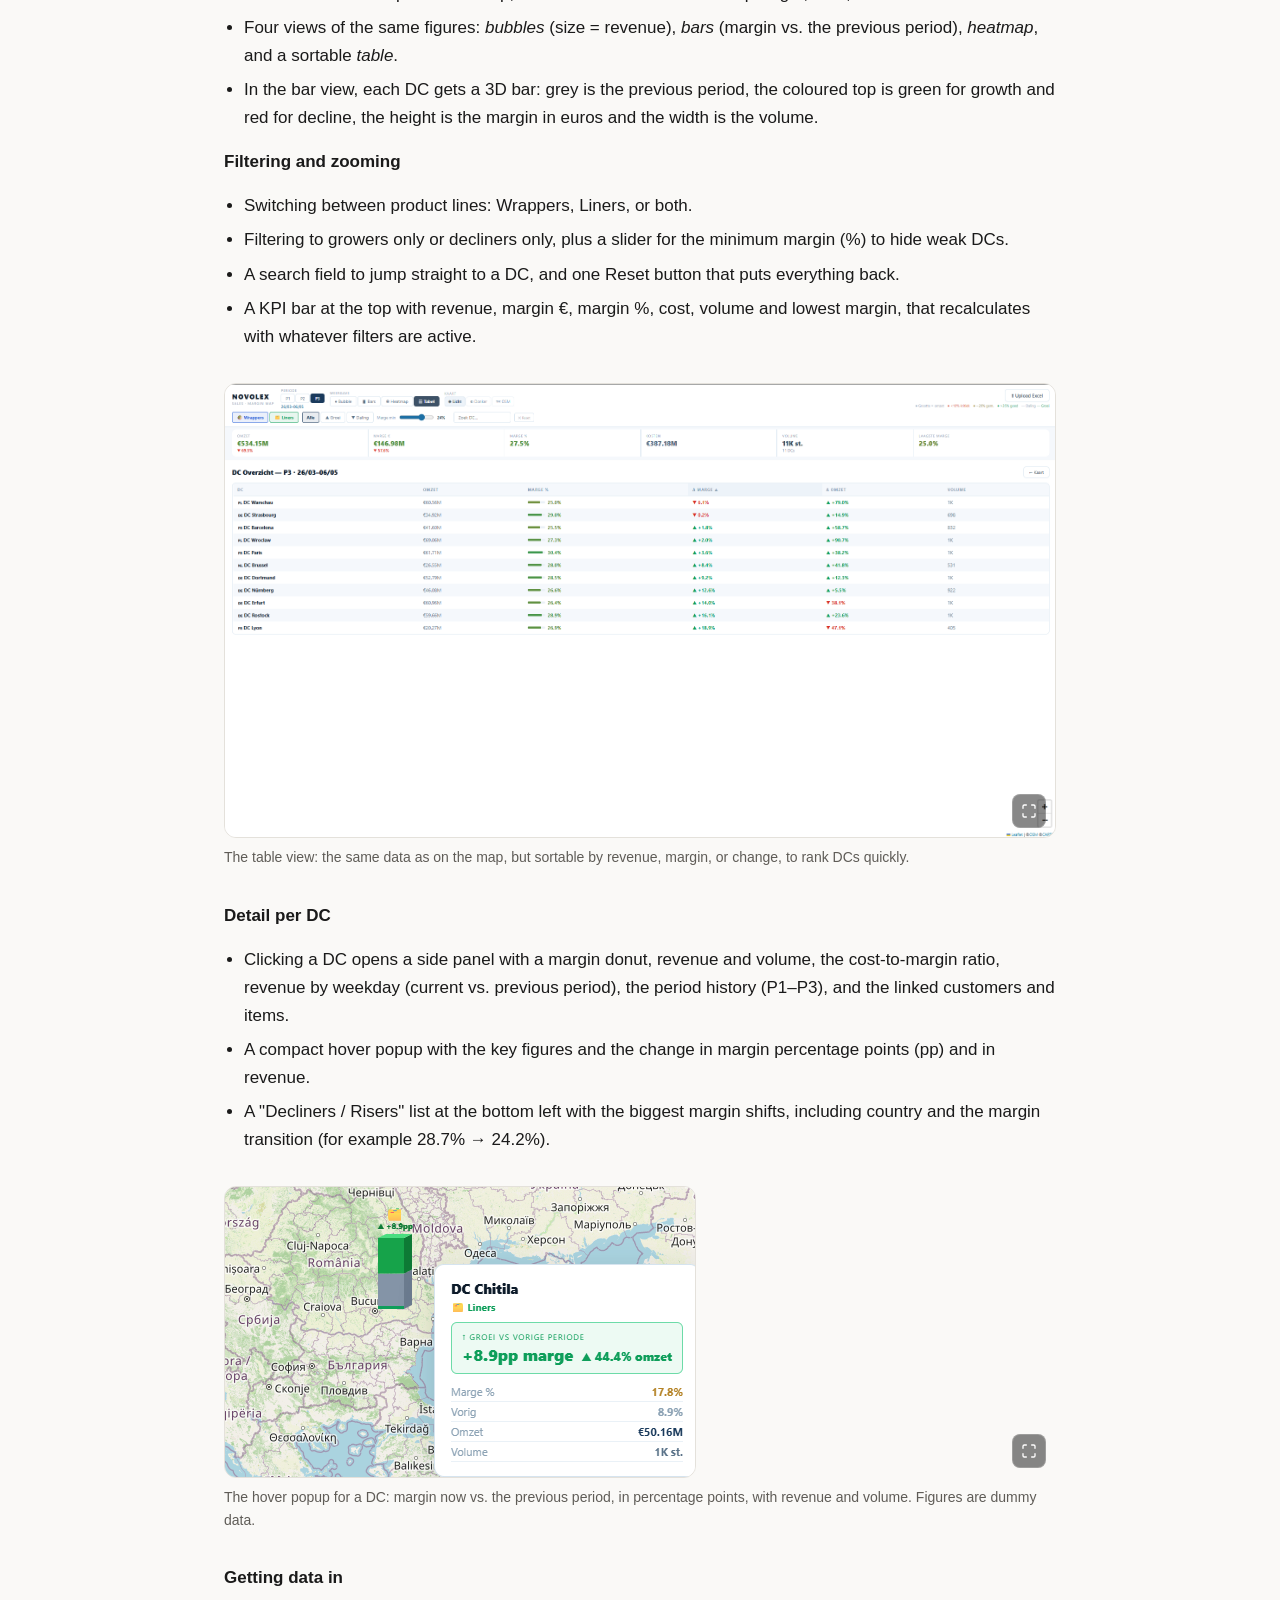
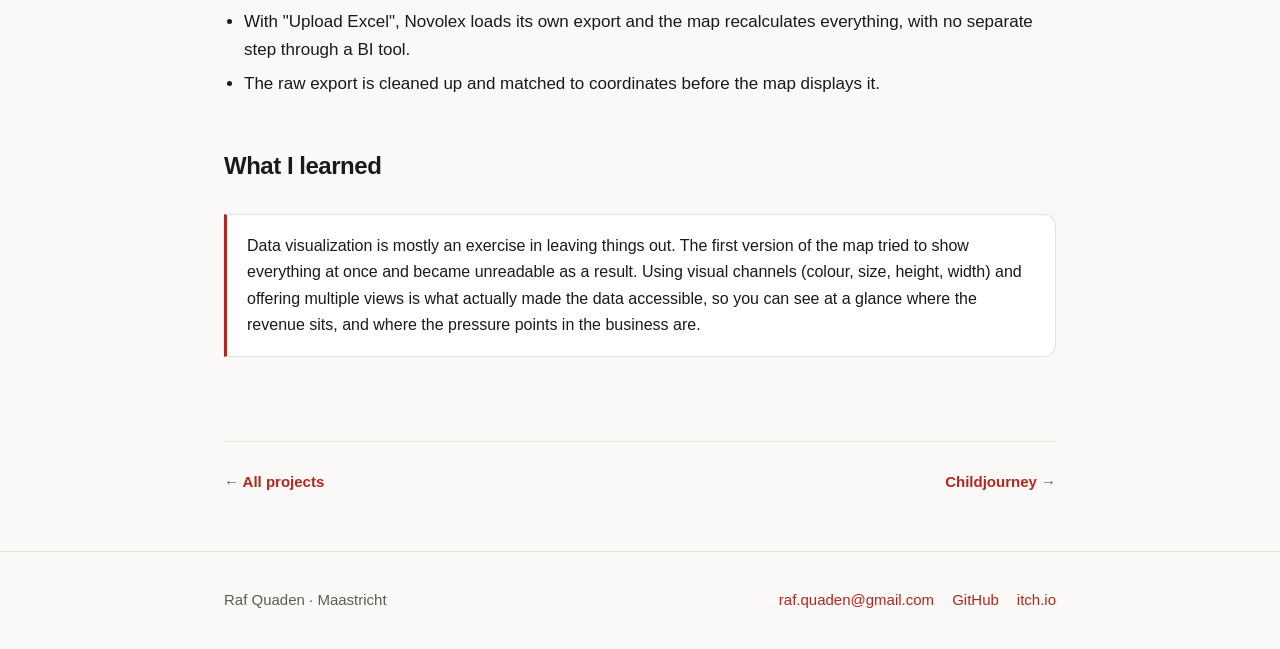
<file: en/novolex-sales.html>
<!DOCTYPE html>
<html lang="en">
<head>
<meta charset="utf-8">
<meta name="viewport" content="width=device-width, initial-scale=1">
<title>Novolex: sales on the map · Raf Quaden</title>
<meta name="description" content="A commissioned project for Novolex: an interactive map that plots sales data by region, so the sales team can see where the revenue is at a glance. Built with JavaScript and Leaflet.">
<link rel="stylesheet" href="../style.css">
</head>
<body>

<!--
  ============================================================
  NOTE: before publishing this page:

  All screenshots on this page use DUMMY DATA. Never put real
  sales figures, customer names, site addresses, or other
  Novolex business information online, not even partially, in
  a corner of a screenshot. When in doubt: check with Novolex
  first.
  ============================================================
-->

<header class="site-header">
  <div class="wrap">
    <a class="brand" href="index.html">Raf Quaden</a>
    <nav class="nav">
      <a href="index.html#werk">Work</a>
      <a href="index.html#over">About</a>
      <a href="index.html#contact">Contact</a>
    </nav>
  </div>
</header>

<main>

  <div class="wrap lang-switch">
    <a class="btn" href="../novolex-sales.html" hreflang="nl">🇳🇱 NL</a>
  </div>

  <div class="wrap case-header">
    <a class="back" href="index.html">← All projects</a>
    <h1>Novolex: sales on the map</h1>
    <p class="sub">
      An interactive map that plots Novolex's sales and margin figures per distribution
      centre, so the sales team can see at a glance where the revenue and the margin are,
      and where they aren't.
    </p>
  </div>

  <div class="wrap">
    <img class="zoomable" src="../svg/Schermafbeelding%202026-08-31%20115219.png"
         alt="Sales · Margin Map in bar view: distribution centres across Europe with a 3D bar per DC, a KPI bar at the top, a list of decliners at the bottom left, and a detail panel on the right."
         style="border-radius:var(--radius); border:1px solid var(--line); margin:0 0 8px;">
    <p style="font-size:14px; color:var(--muted); margin:0 0 12px;">
      <em>All figures in the screenshots on this page are dummy data. Customer data, figures, and other business information are fictional. Novolex bears no responsibility for these representations.</em>
    </p>

    <dl class="meta">
      <div>
        <dt>Role</dt>
        <dd>Design, data processing &amp; front-end</dd>
      </div>
      <div>
        <dt>Period</dt>
        <dd>2025</dd>
      </div>
      <div>
        <dt>Stack</dt>
        <dd>JavaScript, Leaflet, CARTO</dd>
      </div>
      <div>
        <dt>Context</dt>
        <dd>Commissioned by Novolex</dd>
      </div>
    </dl>
  </div>

  <div class="wrap prose">

    <h2>The brief</h2>
    <p>
      Novolex had its sales data neatly in order: in spreadsheets. Rows per order, columns
      per month, everything checked out. What was missing was the overview: a table tells you
      how much was sold, but not so easily where. And that's exactly what a sales team needs
      to decide where to spend its time.
    </p>

    <div class="callout">
      <p>
        <strong>The brief:</strong> make the geographic spread of revenue readable at a
        glance, without anyone first having to build a pivot table.
      </p>
    </div>

    <h2>What I built</h2>
    <p>
      A web app internally called <strong>Sales · Margin Map</strong>. Novolex's distribution
      centres sit as points on a Leaflet map, and the same dataset can be viewed and filtered
      in several ways.
    </p>

    <p><strong>The map and its views</strong></p>
    <ul>
      <li>All DCs across Europe on one map, with a choice of three basemaps: light, dark,
        and OSM.</li>
      <li>Four views of the same figures: <em>bubbles</em> (size = revenue),
        <em>bars</em> (margin vs. the previous period), <em>heatmap</em>, and a sortable
        <em>table</em>.</li>
      <li>In the bar view, each DC gets a 3D bar: grey is the previous period, the coloured
        top is green for growth and red for decline, the height is the margin in euros and
        the width is the volume.</li>
    </ul>

    <p><strong>Filtering and zooming</strong></p>
    <ul>
      <li>Switching between product lines: Wrappers, Liners, or both.</li>
      <li>Filtering to growers only or decliners only, plus a slider for the minimum margin
        (%) to hide weak DCs.</li>
      <li>A search field to jump straight to a DC, and one Reset button that puts everything
        back.</li>
      <li>A KPI bar at the top with revenue, margin €, margin %, cost, volume and lowest
        margin, that recalculates with whatever filters are active.</li>
    </ul>

    <figure>
      <img class="zoomable" src="../svg/Schermafbeelding%202026-08-31%20115256.png"
           alt="'DC Overview' table view: a sortable table with, per DC, revenue, margin %, change in margin, change in revenue, and volume.">
      <figcaption>
        The table view: the same data as on the map, but sortable by revenue, margin, or
        change, to rank DCs quickly.
      </figcaption>
    </figure>

    <p><strong>Detail per DC</strong></p>
    <ul>
      <li>Clicking a DC opens a side panel with a margin donut, revenue and volume, the
        cost-to-margin ratio, revenue by weekday (current vs. previous period), the period
        history (P1–P3), and the linked customers and items.</li>
      <li>A compact hover popup with the key figures and the change in margin percentage
        points (pp) and in revenue.</li>
      <li>A "Decliners / Risers" list at the bottom left with the biggest margin shifts,
        including country and the margin transition (for example 28.7% → 24.2%).</li>
    </ul>

    <figure>
      <img class="zoomable" src="../svg/Schermafbeelding%202026-08-31%20115656.png"
           alt="Hover popup for a DC: growth vs. the previous period in margin percentage points and revenue percent, with margin %, previous margin, revenue and volume below.">
      <figcaption>
        The hover popup for a DC: margin now vs. the previous period, in percentage points,
        with revenue and volume. Figures are dummy data.
      </figcaption>
    </figure>

    <p><strong>Getting data in</strong></p>
    <ul>
      <li>With "Upload Excel", Novolex loads its own export and the map recalculates
        everything, with no separate step through a BI tool.</li>
      <li>The raw export is cleaned up and matched to coordinates before the map displays it.</li>
    </ul>

    <h2>What I learned</h2>

    <div class="callout">
      <p>
        Data visualization is mostly an exercise in leaving things out. The first version of
        the map tried to show everything at once and became unreadable as a result. Using
        visual channels (colour, size, height, width) and offering multiple views is what
        actually made the data accessible, so you can see at a glance where the revenue
        sits, and where the pressure points in the business are.
      </p>
    </div>

  </div>

  <div class="wrap">
    <nav class="pager">
      <a href="index.html"><span>←</span> All projects</a>
      <a href="childjourney.html">Childjourney <span>→</span></a>
    </nav>
  </div>

</main>

<footer class="site-footer">
  <div class="wrap">
    <div>Raf Quaden · Maastricht</div>
    <div class="links">
      <a href="mailto:raf.quaden@gmail.com">raf.quaden@gmail.com</a>
      <a href="https://github.com/rafezak">GitHub</a>
      <a href="https://rafezak.itch.io">itch.io</a>
    </div>
  </div>
</footer>

<script src="../js/lightbox.js" defer></script>

</body>
</html>
</file>
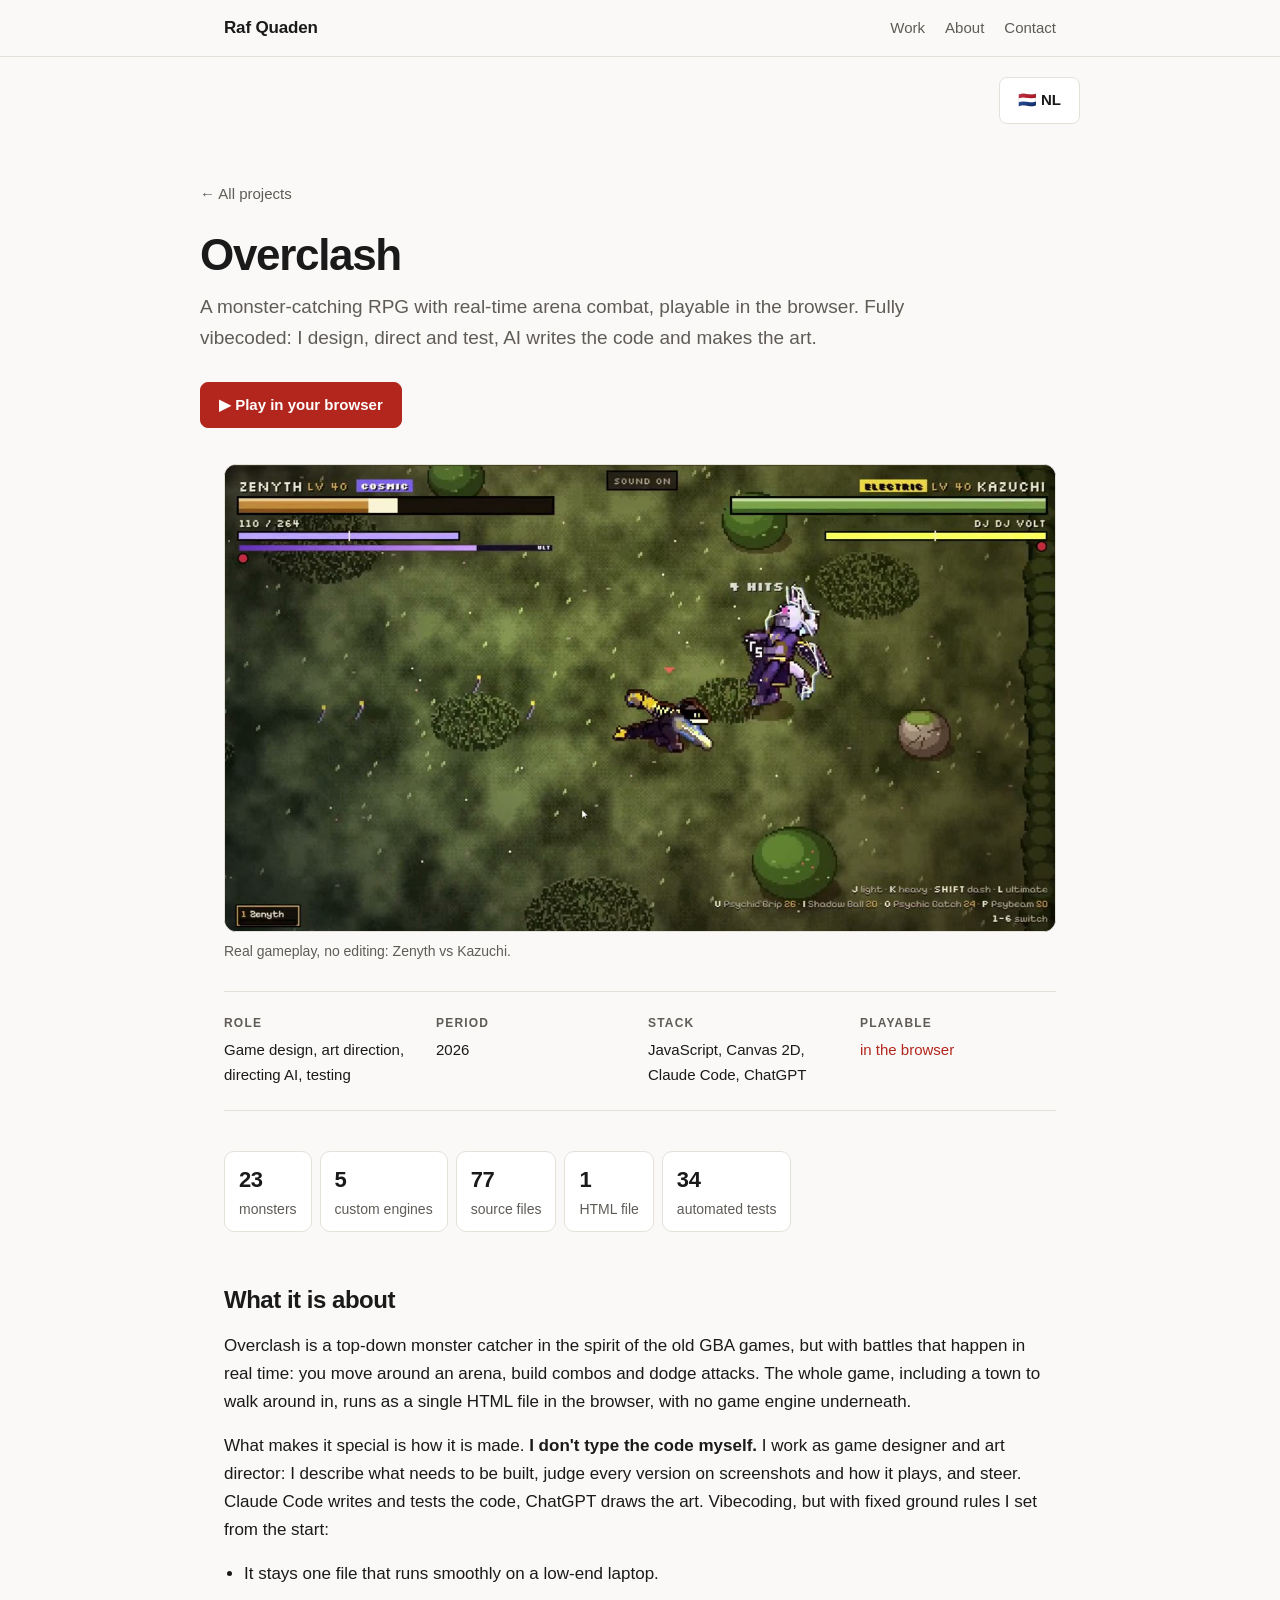
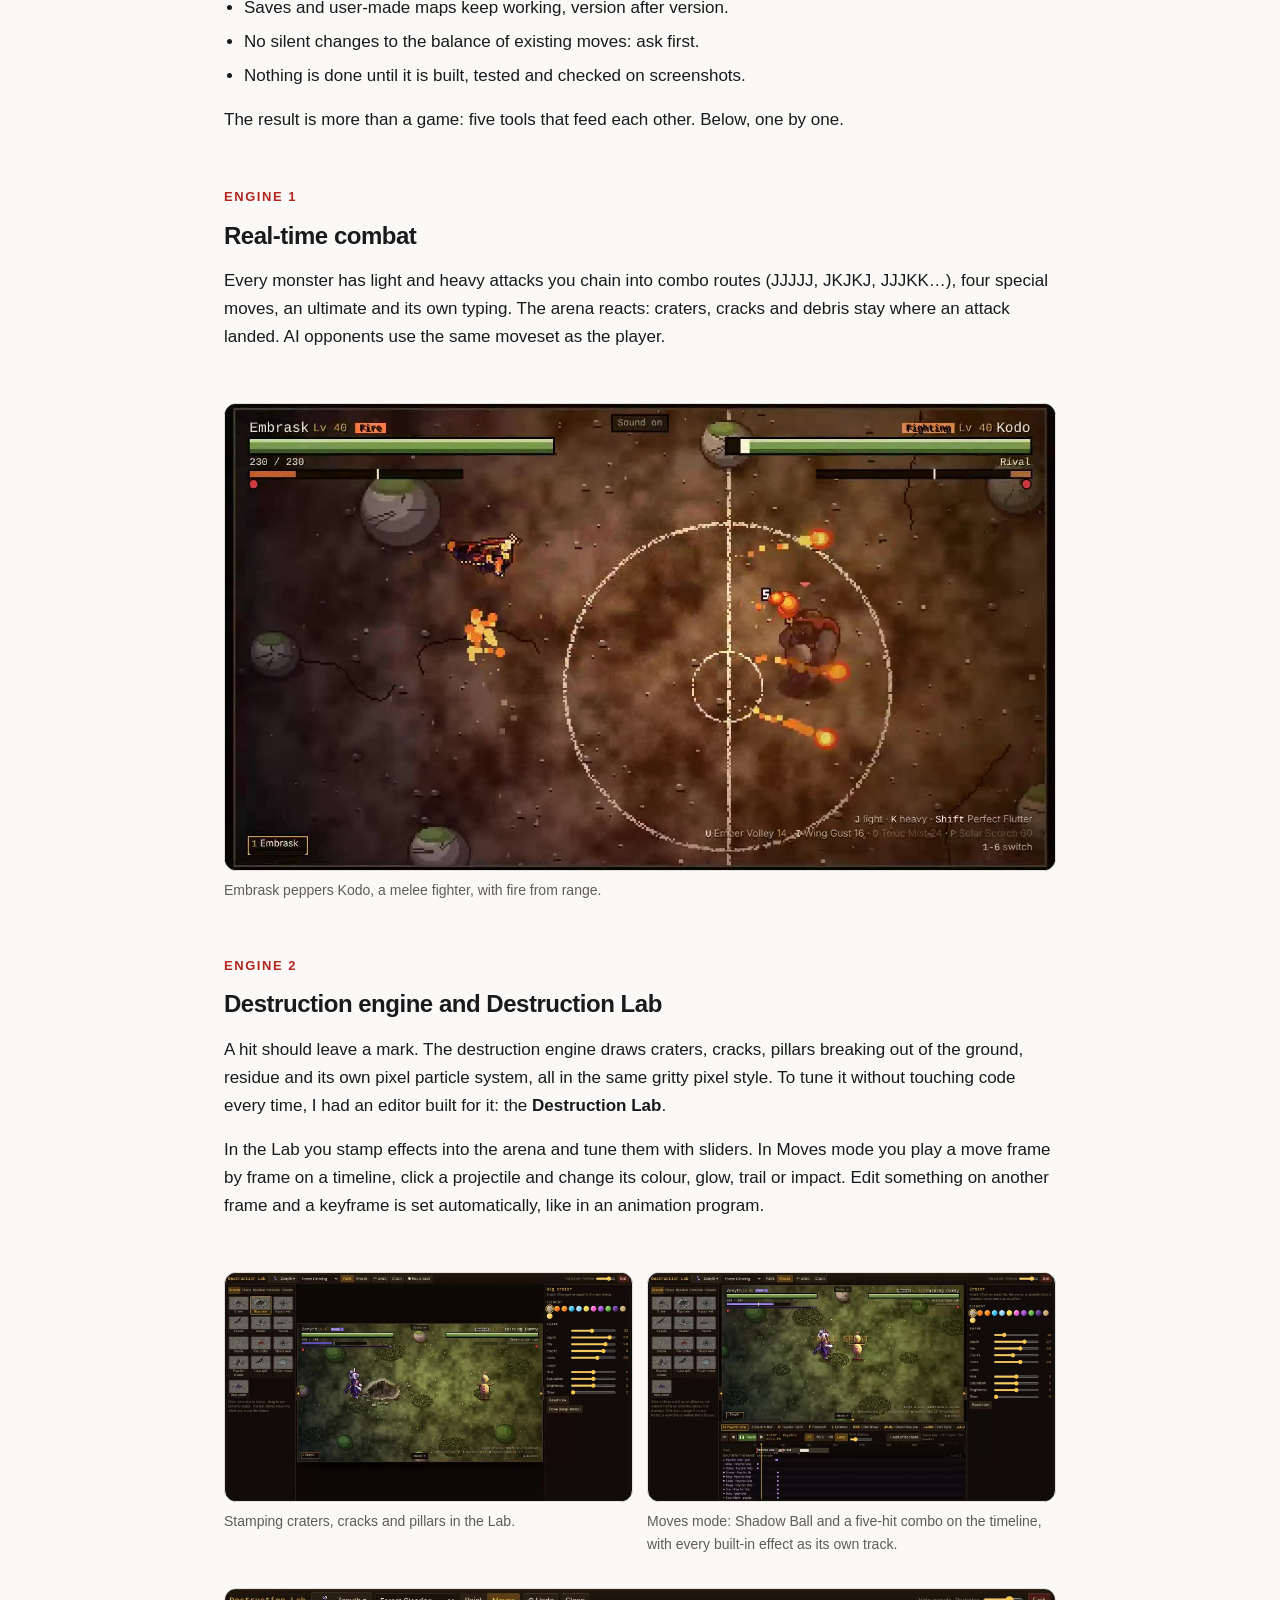
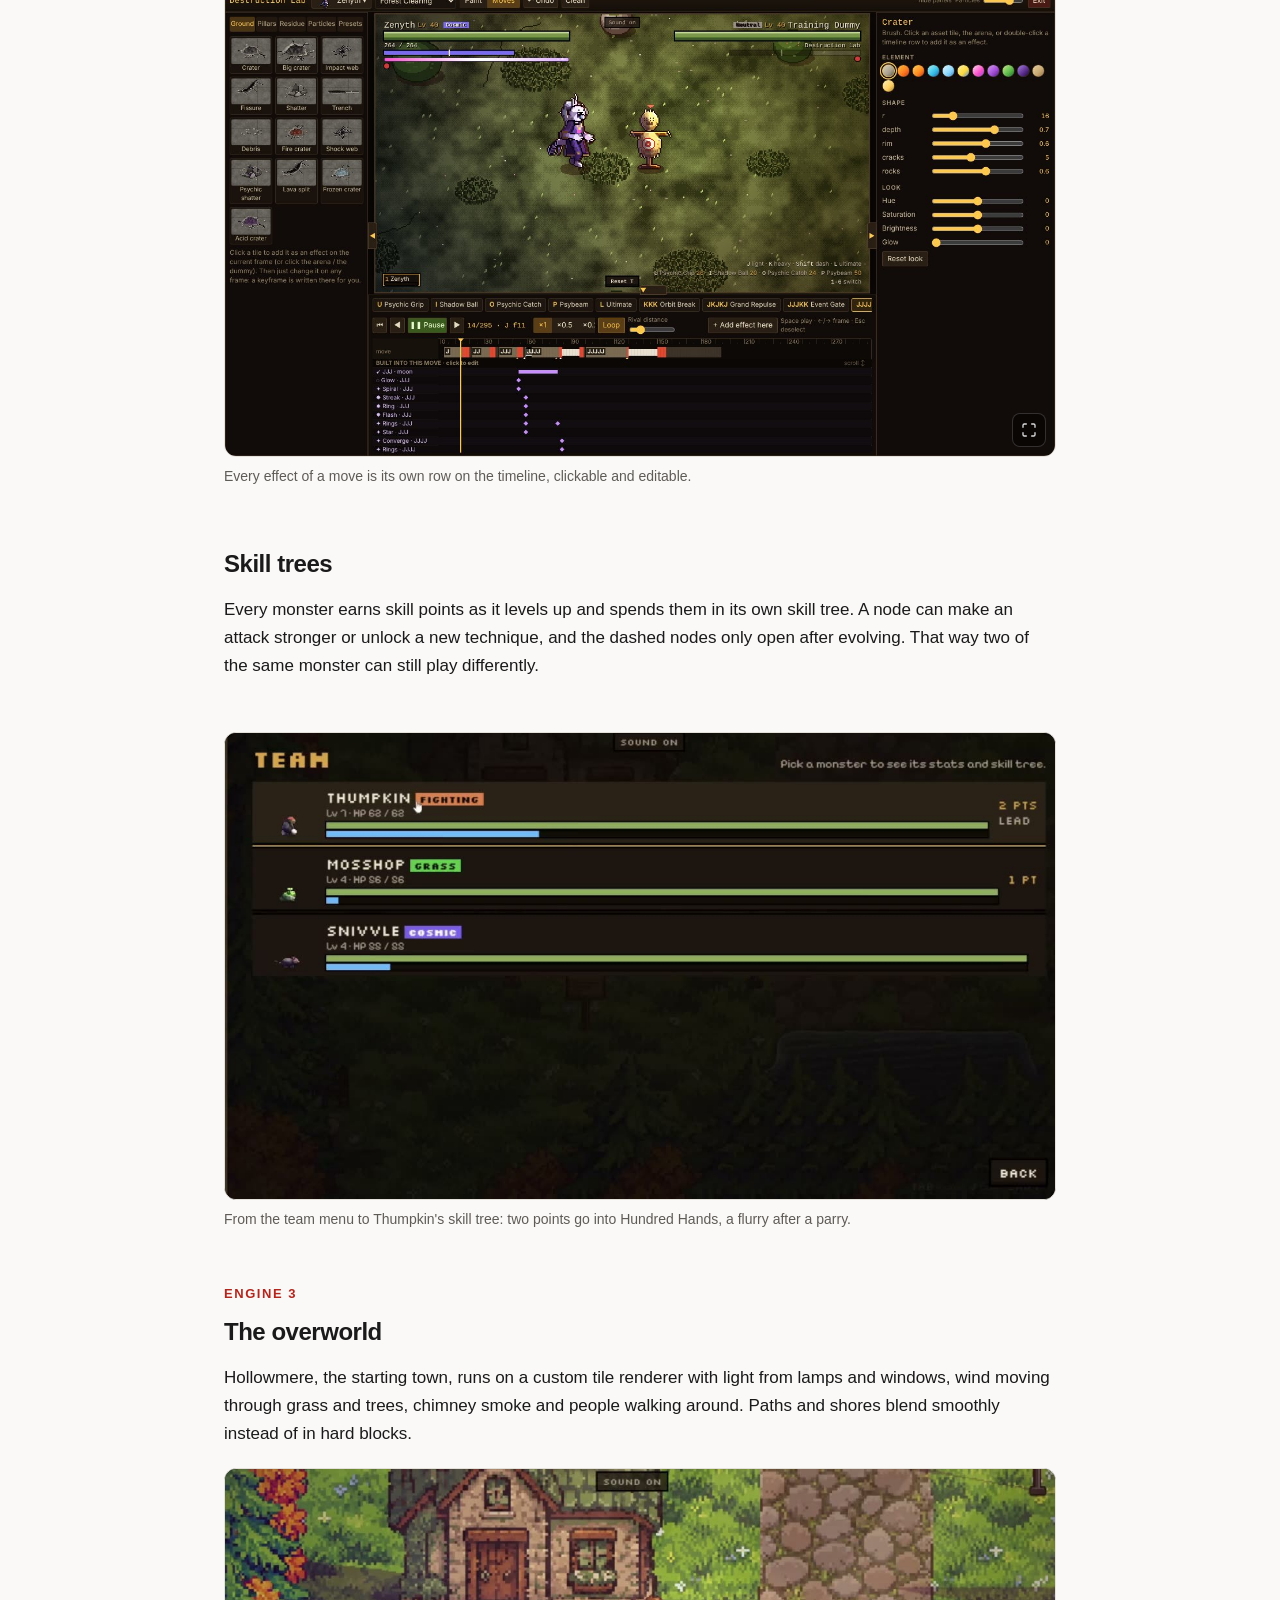
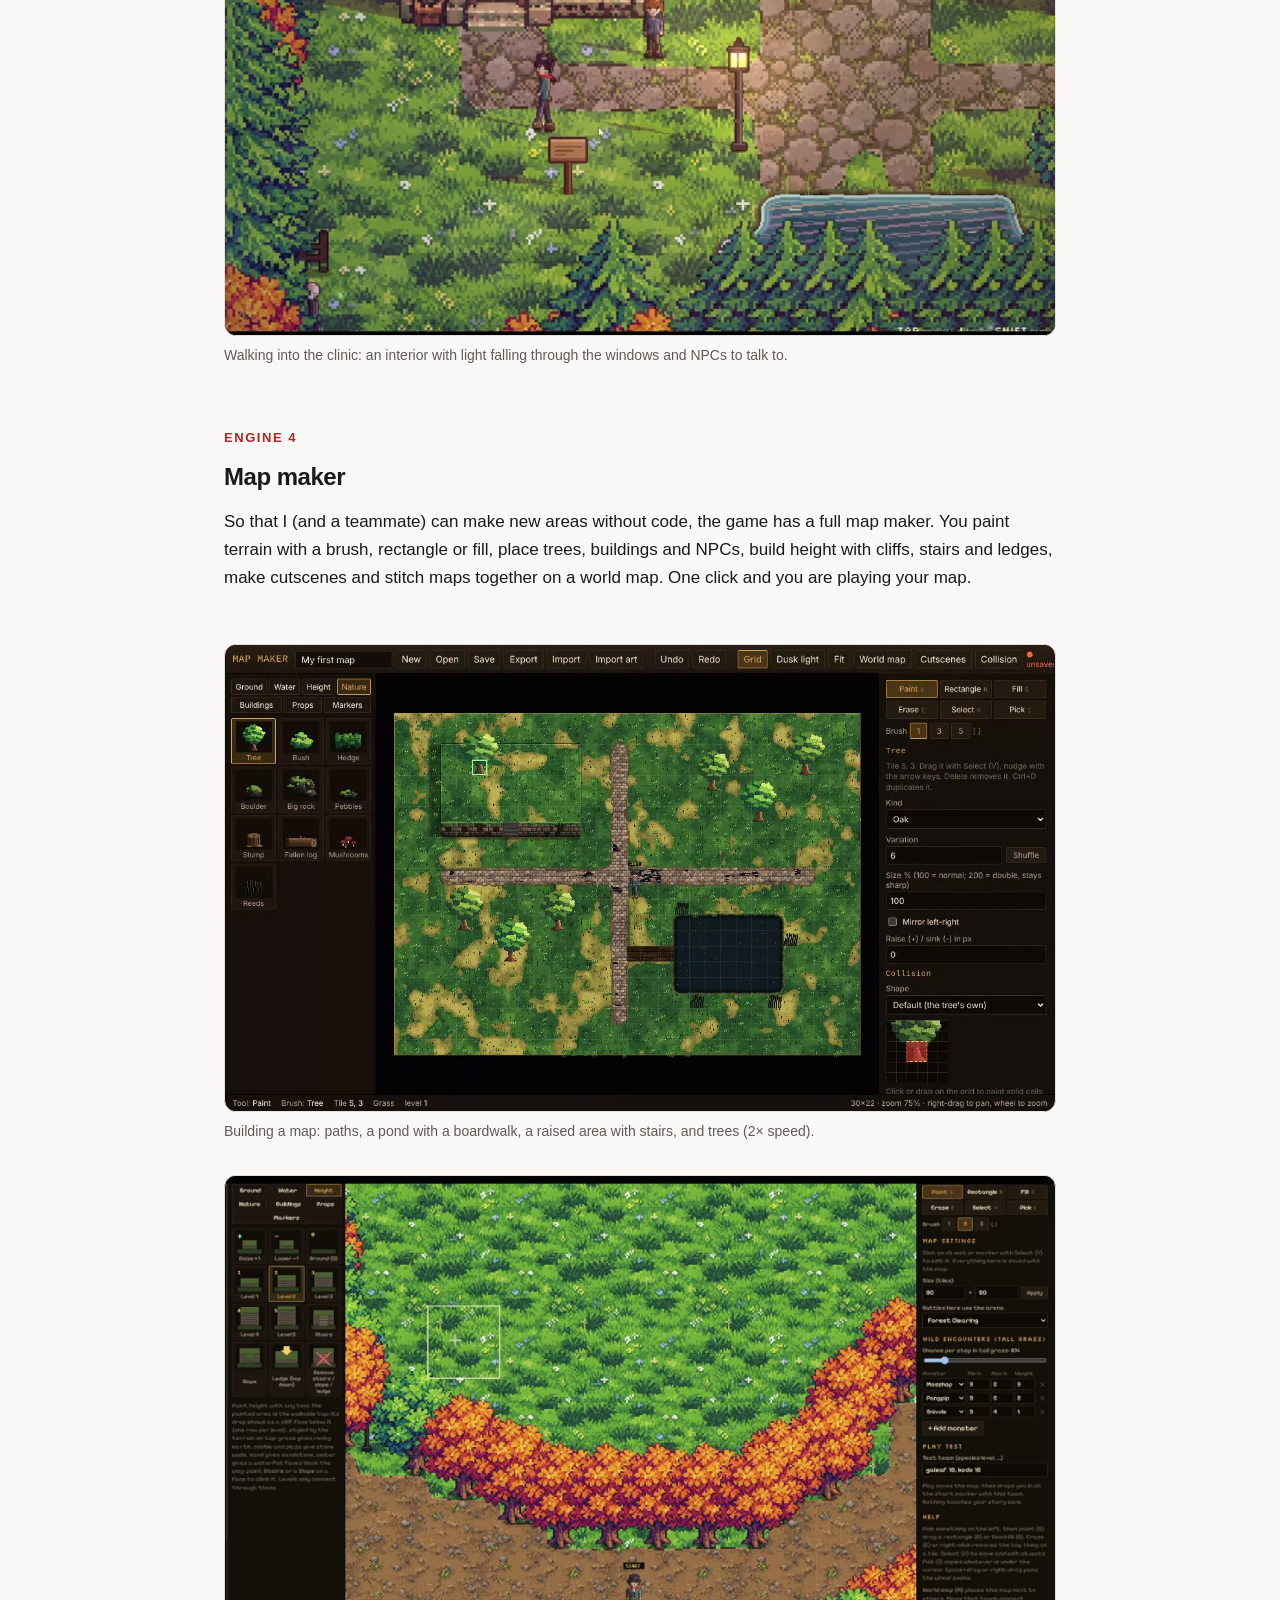
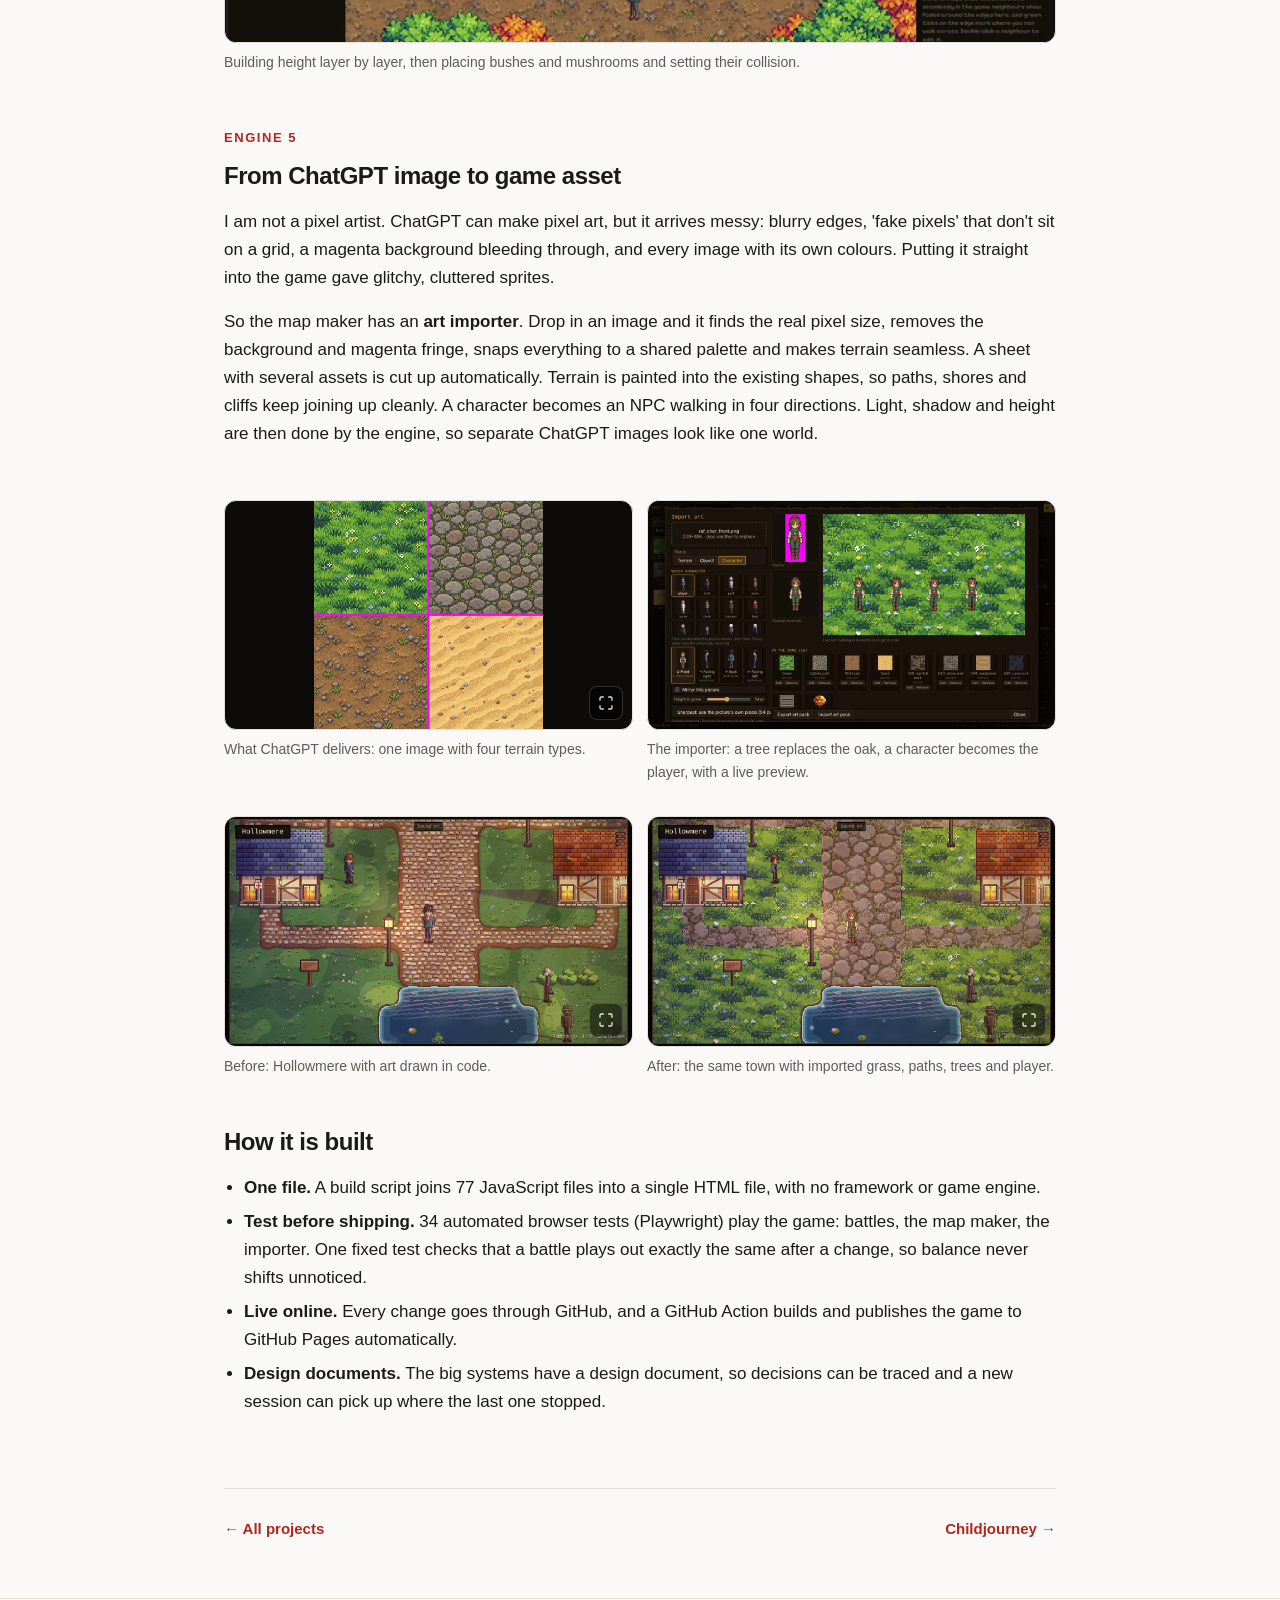
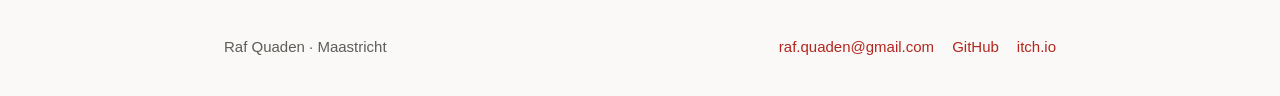
<file: en/overclash.html>
<!DOCTYPE html>
<html lang="en">
<head>
<meta charset="utf-8">
<meta name="viewport" content="width=device-width, initial-scale=1">
<title>Overclash · Raf Quaden</title>
<meta name="description" content="Overclash: a monster-catching RPG with real-time arena combat, running in the browser. Vibecoded: I design and direct, AI writes the code and makes the art. With its own engines for combat, destruction, a map maker and an art importer.">
<meta property="og:title" content="Overclash · Raf Quaden">
<meta property="og:description" content="Monster-catching RPG with real-time combat, custom engines and a map maker. Playable in the browser.">
<meta property="og:image" content="https://rafezak.github.io/overclash/card.jpg">
<meta property="og:type" content="website">
<link rel="stylesheet" href="../style.css">
<style>
  /* This page only: autoplaying clips that behave like gifs, and a side-by-side grid. */
  .clip{ position:relative; border-radius:var(--radius); overflow:hidden; border:1px solid var(--line); background:#0d0b09; aspect-ratio:16/9; }
  .clip video{ position:absolute; inset:0; width:100%; height:100%; object-fit:cover; display:block; }
  .clip--ui video{ object-fit:contain; }
  .duo{ display:grid; gap:14px; margin:32px 0; }
  @media(min-width:720px){ .duo{ grid-template-columns:1fr 1fr; } }
  .duo figure{ margin:0; }
  .wide{ margin:32px 0; }
  .wide figure{ margin:0; }
  .px{ image-rendering:pixelated; }
  .prose.tight{ padding-bottom:4px; }
  .fit169{ aspect-ratio:16/9; object-fit:contain; background:#0d0b09; width:100%; }
  .pills{ display:flex; flex-wrap:wrap; gap:8px; margin:0 0 20px; }
  .stat{ background:var(--surface); border:1px solid var(--line); border-radius:10px; padding:10px 14px; font-size:14px; color:var(--muted); }
  .stat b{ display:block; font-size:22px; color:var(--ink); letter-spacing:-.02em; }
  .hero-actions{ display:flex; flex-wrap:wrap; gap:10px; margin:0 0 28px; }
  .engine{ font-size:13px; text-transform:uppercase; letter-spacing:.12em; color:var(--accent); font-weight:700; margin:52px 0 4px; }
  .prose .engine + h2{ margin-top:0; }
</style>
</head>
<body>

<header class="site-header">
  <div class="wrap">
    <a class="brand" href="index.html">Raf Quaden</a>
    <nav class="nav">
      <a href="index.html#werk">Work</a>
      <a href="index.html#over">About</a>
      <a href="index.html#contact">Contact</a>
    </nav>
  </div>
</header>

<main>

  <div class="wrap lang-switch">
    <a class="btn" href="../overclash.html" hreflang="nl">🇳🇱 NL</a>
  </div>

  <div class="wrap case-header">
    <a class="back" href="index.html">← All projects</a>
    <h1>Overclash</h1>
    <p class="sub">
      A monster-catching RPG with real-time arena combat, playable in the browser.
      Fully vibecoded: I design, direct and test, AI writes the code and makes the art.
    </p>
    <div class="hero-actions">
      <a class="btn btn--primary" href="https://rafezak.github.io/OverClash/" target="_blank" rel="noopener">▶ Play in your browser</a>
    </div>
  </div>

  <div class="wrap">
    <div class="clip">
      <video src="../overclash/fight.mp4" poster="../overclash/fight-poster.jpg" muted loop playsinline preload="none" data-autoplay aria-label="Battle: Zenyth vs Kazuchi"></video>
    </div>
    <p style="font-size:14px;color:var(--muted);margin:8px 0 0">Real gameplay, no editing: Zenyth vs Kazuchi.</p>

    <dl class="meta" style="margin-top:28px">
      <div><dt>Role</dt><dd>Game design, art direction, directing AI, testing</dd></div>
      <div><dt>Period</dt><dd>2026</dd></div>
      <div><dt>Stack</dt><dd>JavaScript, Canvas 2D, Claude Code, ChatGPT</dd></div>
      <div><dt>Playable</dt><dd><a href="https://rafezak.github.io/OverClash/">in the browser</a></dd></div>
    </dl>
  </div>

  <div class="wrap prose tight">

    <div class="pills">
      <div class="stat"><b>23</b>monsters</div>
      <div class="stat"><b>5</b>custom engines</div>
      <div class="stat"><b>77</b>source files</div>
      <div class="stat"><b>1</b>HTML file</div>
      <div class="stat"><b>34</b>automated tests</div>
    </div>

    <h2>What it is about</h2>
    <p>
      Overclash is a top-down monster catcher in the spirit of the old GBA games, but with battles
      that happen in real time: you move around an arena, build combos and dodge attacks.
      The whole game, including a town to walk around in, runs as a single HTML file in the browser,
      with no game engine underneath.
    </p>
    <p>
      What makes it special is how it is made. <strong>I don't type the code myself.</strong>
      I work as game designer and art director: I describe what needs to be built, judge every version
      on screenshots and how it plays, and steer. Claude Code writes and tests the code, ChatGPT draws
      the art. Vibecoding, but with fixed ground rules I set from the start:
    </p>
    <ul>
      <li>It stays one file that runs smoothly on a low-end laptop.</li>
      <li>Saves and user-made maps keep working, version after version.</li>
      <li>No silent changes to the balance of existing moves: ask first.</li>
      <li>Nothing is done until it is built, tested and checked on screenshots.</li>
    </ul>
    <p>
      The result is more than a game: five tools that feed each other. Below, one by one.
    </p>

    <!-- ================= combat ================= -->
    <div class="engine">Engine 1</div>
    <h2>Real-time combat</h2>
    <p>
      Every monster has light and heavy attacks you chain into combo routes
      (JJJJJ, JKJKJ, JJJKK…), four special moves, an ultimate and its own typing.
      The arena reacts: craters, cracks and debris stay where an attack landed.
      AI opponents use the same moveset as the player.
    </p>
  </div>

  <div class="wrap">
    <figure class="wide">
      <div class="clip"><video src="../overclash/combat-embrask.mp4" poster="../overclash/combat-embrask-poster.jpg" muted loop playsinline preload="none" data-autoplay aria-label="Embrask vs Kodo"></video></div>
      <figcaption>Embrask peppers Kodo, a melee fighter, with fire from range.</figcaption>
    </figure>
  </div>

  <div class="wrap prose tight">
    <!-- ================= destruction ================= -->
    <div class="engine">Engine 2</div>
    <h2>Destruction engine and Destruction Lab</h2>
    <p>
      A hit should leave a mark. The destruction engine draws craters, cracks, pillars breaking out of the
      ground, residue and its own pixel particle system, all in the same gritty pixel style.
      To tune it without touching code every time, I had an editor built for it:
      the <strong>Destruction Lab</strong>.
    </p>
    <p>
      In the Lab you stamp effects into the arena and tune them with sliders. In Moves mode you play a move
      frame by frame on a timeline, click a projectile and change its colour, glow, trail or impact.
      Edit something on another frame and a keyframe is set automatically, like in an animation program.
    </p>
  </div>

  <div class="wrap">
    <div class="duo">
      <figure>
        <div class="clip clip--ui"><video src="../overclash/lab-destruction.mp4" poster="../overclash/lab-destruction-poster.jpg" muted loop playsinline preload="none" data-autoplay aria-label="Stamping destruction in the Lab"></video></div>
        <figcaption>Stamping craters, cracks and pillars in the Lab.</figcaption>
      </figure>
      <figure>
        <div class="clip clip--ui"><video src="../overclash/lab-moves.mp4" poster="../overclash/lab-moves-poster.jpg" muted loop playsinline preload="none" data-autoplay aria-label="Editing moves on a timeline"></video></div>
        <figcaption>Moves mode: Shadow Ball and a five-hit combo on the timeline, with every built-in effect as its own track.</figcaption>
      </figure>
    </div>
    <figure>
      <img class="zoomable" src="../overclash/lab-timeline.jpg" alt="Destruction Lab with a combo's timeline open" loading="lazy">
      <figcaption>Every effect of a move is its own row on the timeline, clickable and editable.</figcaption>
    </figure>
  </div>

  <div class="wrap prose tight">
    <!-- ================= skill tree ================= -->
    <h2 style="margin-top:52px">Skill trees</h2>
    <p>
      Every monster earns skill points as it levels up and spends them in its own skill tree.
      A node can make an attack stronger or unlock a new technique, and the dashed nodes only open
      after evolving. That way two of the same monster can still play differently.
    </p>
  </div>

  <div class="wrap">
    <figure class="wide">
      <div class="clip"><video src="../overclash/skill-tree.mp4" poster="../overclash/skill-tree-poster.jpg" muted loop playsinline preload="none" data-autoplay aria-label="Spending skill points in Thumpkin's skill tree"></video></div>
      <figcaption>From the team menu to Thumpkin's skill tree: two points go into Hundred Hands, a flurry after a parry.</figcaption>
    </figure>
  </div>

  <div class="wrap prose tight">
    <!-- ================= overworld ================= -->
    <div class="engine">Engine 3</div>
    <h2>The overworld</h2>
    <p>
      Hollowmere, the starting town, runs on a custom tile renderer with light from lamps and windows,
      wind moving through grass and trees, chimney smoke and people walking around.
      Paths and shores blend smoothly instead of in hard blocks.
    </p>
  </div>

  <div class="wrap">
    <div class="clip"><video src="../overclash/house.mp4" poster="../overclash/house-poster.jpg" muted loop playsinline preload="none" data-autoplay aria-label="Walking into the clinic in Hollowmere"></video></div>
    <p style="font-size:14px;color:var(--muted);margin:8px 0 0">Walking into the clinic: an interior with light falling through the windows and NPCs to talk to.</p>
  </div>

  <div class="wrap prose tight" style="padding-top:8px">
    <!-- ================= map maker ================= -->
    <div class="engine">Engine 4</div>
    <h2>Map maker</h2>
    <p>
      So that I (and a teammate) can make new areas without code, the game has a full map maker.
      You paint terrain with a brush, rectangle or fill, place trees, buildings and NPCs, build height
      with cliffs, stairs and ledges, make cutscenes and stitch maps together on a world map.
      One click and you are playing your map.
    </p>
  </div>

  <div class="wrap">
    <figure class="wide">
      <div class="clip clip--ui"><video src="../overclash/mapmaker.mp4" poster="../overclash/mapmaker-poster.jpg" muted loop playsinline preload="none" data-autoplay aria-label="Building a map in the map maker"></video></div>
      <figcaption>Building a map: paths, a pond with a boardwalk, a raised area with stairs, and trees (2× speed).</figcaption>
    </figure>
    <figure class="wide">
      <div class="clip clip--ui"><video src="../overclash/mapmaker2.mp4" poster="../overclash/mapmaker2-poster.jpg" muted loop playsinline preload="none" data-autoplay aria-label="Building height and placing props in the map maker"></video></div>
      <figcaption>Building height layer by layer, then placing bushes and mushrooms and setting their collision.</figcaption>
    </figure>
  </div>

  <div class="wrap prose tight">
    <!-- ================= art pipeline ================= -->
    <div class="engine">Engine 5</div>
    <h2>From ChatGPT image to game asset</h2>
    <p>
      I am not a pixel artist. ChatGPT can make pixel art, but it arrives messy: blurry edges,
      'fake pixels' that don't sit on a grid, a magenta background bleeding through, and every image
      with its own colours. Putting it straight into the game gave glitchy, cluttered sprites.
    </p>
    <p>
      So the map maker has an <strong>art importer</strong>. Drop in an image and it finds the real pixel
      size, removes the background and magenta fringe, snaps everything to a shared palette and makes
      terrain seamless. A sheet with several assets is cut up automatically. Terrain is painted into the
      existing shapes, so paths, shores and cliffs keep joining up cleanly. A character becomes an NPC
      walking in four directions. Light, shadow and height are then done by the engine, so separate
      ChatGPT images look like one world.
    </p>
  </div>

  <div class="wrap">
    <div class="duo">
      <figure>
        <img class="zoomable px fit169" src="../overclash/chatgpt-terrain-sheet.jpg" alt="A terrain sheet from ChatGPT: grass, cobblestones, dirt road and sand" loading="lazy">
        <figcaption>What ChatGPT delivers: one image with four terrain types.</figcaption>
      </figure>
      <figure>
        <div class="clip clip--ui"><video src="../overclash/importer.mp4" poster="../overclash/importer-poster.jpg" muted loop playsinline preload="none" data-autoplay aria-label="The art importer with a tree and a character"></video></div>
        <figcaption>The importer: a tree replaces the oak, a character becomes the player, with a live preview.</figcaption>
      </figure>
    </div>
    <div class="duo">
      <figure>
        <img class="zoomable" src="../overclash/town-code.jpg" alt="Hollowmere with code-drawn art" loading="lazy">
        <figcaption>Before: Hollowmere with art drawn in code.</figcaption>
      </figure>
      <figure>
        <img class="zoomable" src="../overclash/town-chatgpt.jpg" alt="Hollowmere with imported ChatGPT art" loading="lazy">
        <figcaption>After: the same town with imported grass, paths, trees and player.</figcaption>
      </figure>
    </div>
  </div>

  <div class="wrap prose" style="padding-top:8px">
    <h2>How it is built</h2>
    <ul>
      <li><strong>One file.</strong> A build script joins 77 JavaScript files into a single HTML file, with no framework or game engine.</li>
      <li><strong>Test before shipping.</strong> 34 automated browser tests (Playwright) play the game: battles, the map maker, the importer. One fixed test checks that a battle plays out exactly the same after a change, so balance never shifts unnoticed.</li>
      <li><strong>Live online.</strong> Every change goes through GitHub, and a GitHub Action builds and publishes the game to GitHub Pages automatically.</li>
      <li><strong>Design documents.</strong> The big systems have a design document, so decisions can be traced and a new session can pick up where the last one stopped.</li>
    </ul>

    <!-- ============================================================
         TO BE WRITTEN BY RAF, in your own words (see README):
         <h2>What I learned</h2>
         <div class="callout"><p>...</p></div>
         ============================================================ -->
  </div>

  <div class="wrap">
    <nav class="pager">
      <a href="index.html"><span>←</span> All projects</a>
      <a href="childjourney.html">Childjourney <span>→</span></a>
    </nav>
  </div>

</main>

<footer class="site-footer">
  <div class="wrap">
    <div>Raf Quaden · Maastricht</div>
    <div class="links">
      <a href="mailto:raf.quaden@gmail.com">raf.quaden@gmail.com</a>
      <a href="https://github.com/rafezak">GitHub</a>
      <a href="https://rafezak.itch.io">itch.io</a>
    </div>
  </div>
</footer>

<script src="../js/lightbox.js" defer></script>
<script>
  // Clips play like gifs, but only load once they scroll into view (saves data on mobile).
  (function(){
    var vids=document.querySelectorAll('video[data-autoplay]');
    var reduce=window.matchMedia&&matchMedia('(prefers-reduced-motion: reduce)').matches;
    if(reduce){vids.forEach(function(v){v.controls=true;});return;}
    if(!('IntersectionObserver' in window)){vids.forEach(function(v){v.autoplay=true;v.play&&v.play().catch(function(){});});return;}
    var io=new IntersectionObserver(function(es){es.forEach(function(e){var v=e.target;
      if(e.isIntersecting){if(v.preload==='none')v.preload='auto';var p=v.play();if(p&&p.catch)p.catch(function(){});}else v.pause();});},{rootMargin:'200px 0px'});
    vids.forEach(function(v){io.observe(v);});
  })();
</script>

</body>
</html>
</file>
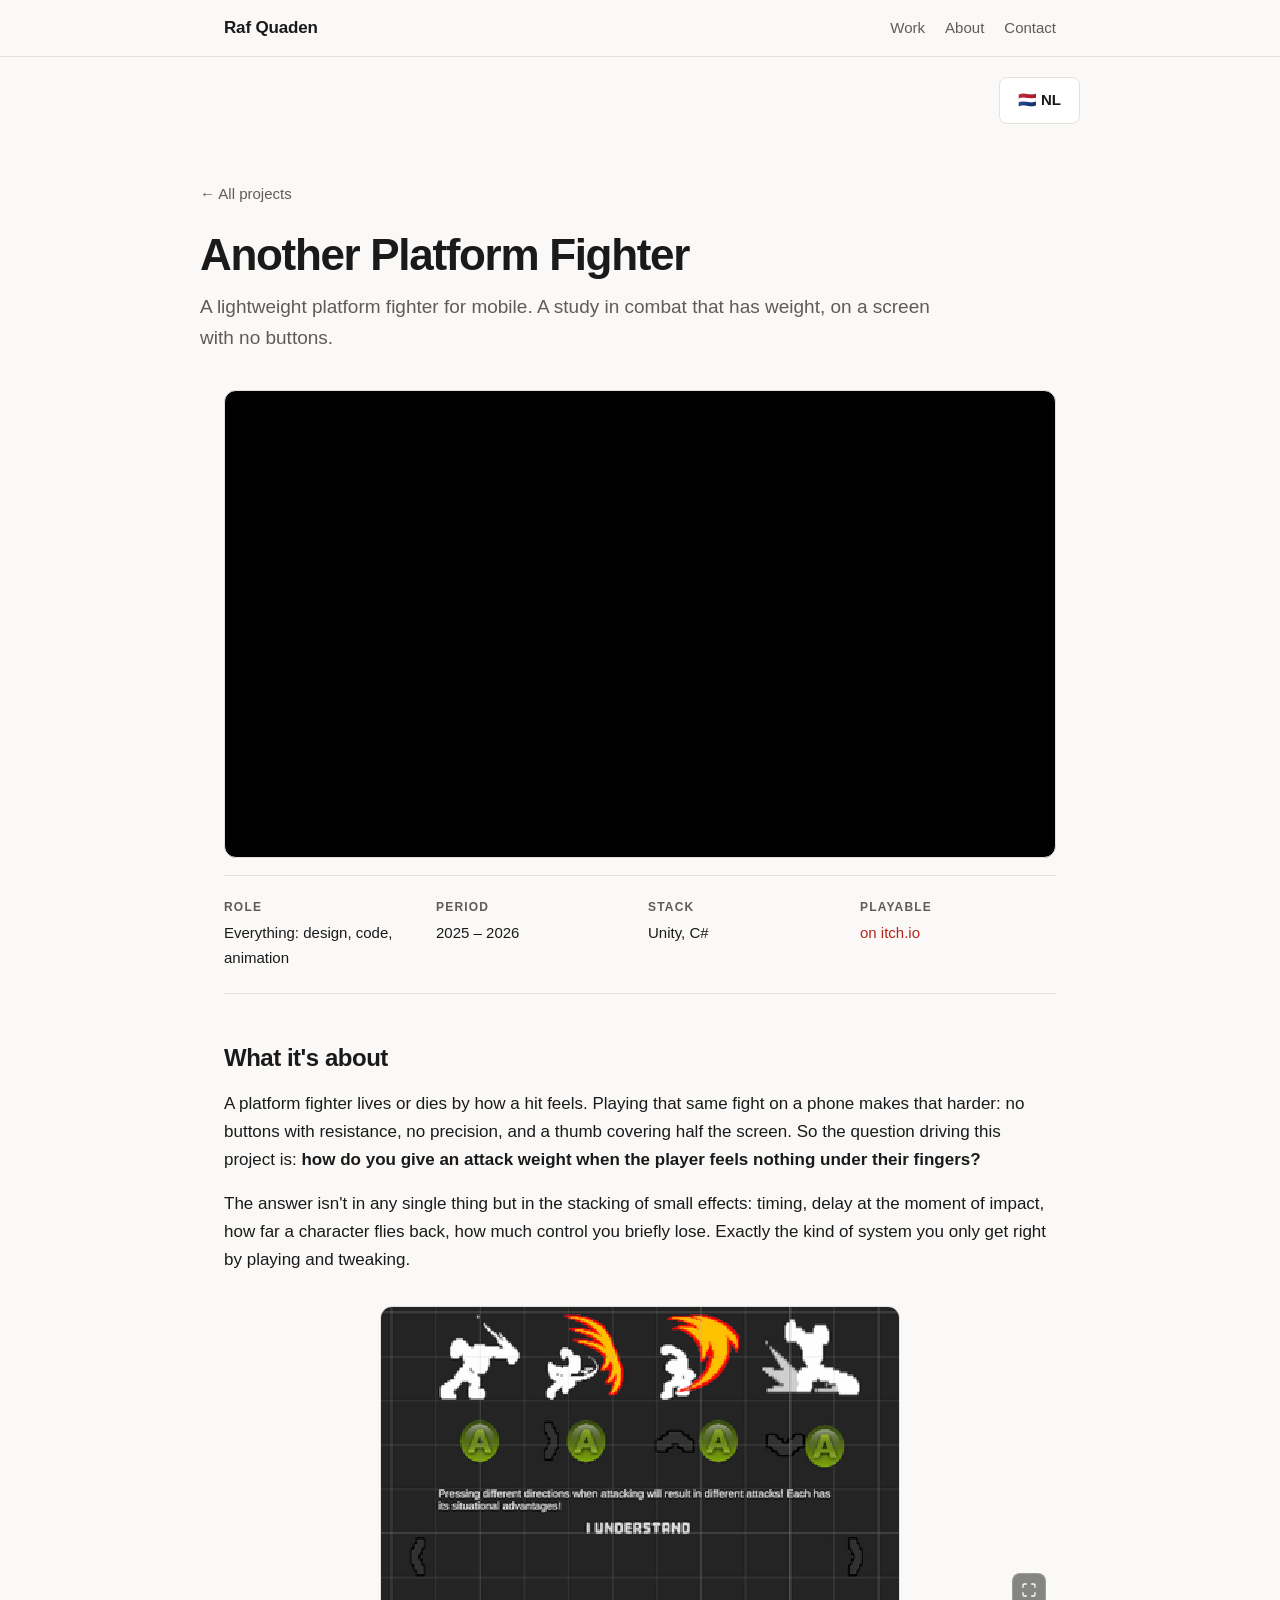
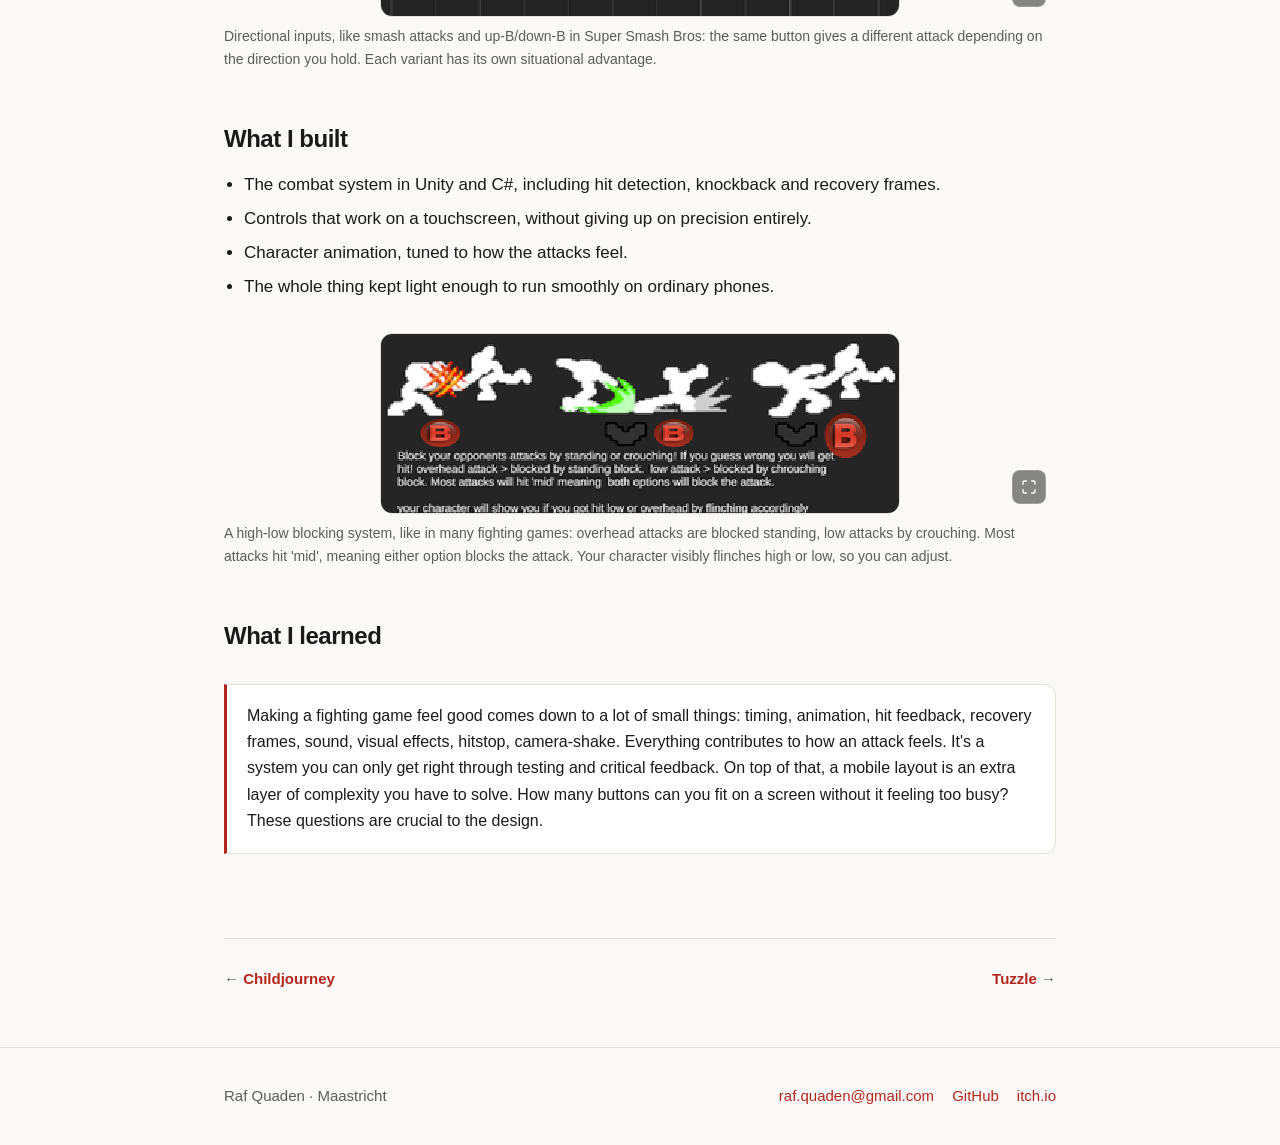
<file: en/platform-fighter.html>
<!DOCTYPE html>
<html lang="en">
<head>
<meta charset="utf-8">
<meta name="viewport" content="width=device-width, initial-scale=1">
<title>Another Platform Fighter · Raf Quaden</title>
<meta name="description" content="A lightweight platform fighter for mobile, built in Unity. A study in combat that has weight, on a screen with no buttons.">
<link rel="stylesheet" href="../style.css">
</head>
<body>

<header class="site-header">
  <div class="wrap">
    <a class="brand" href="index.html">Raf Quaden</a>
    <nav class="nav">
      <a href="index.html#werk">Work</a>
      <a href="index.html#over">About</a>
      <a href="index.html#contact">Contact</a>
    </nav>
  </div>
</header>

<main>

  <div class="wrap lang-switch">
    <a class="btn" href="../platform-fighter.html" hreflang="nl">🇳🇱 NL</a>
  </div>

  <div class="wrap case-header">
    <a class="back" href="index.html">← All projects</a>
    <h1>Another Platform Fighter</h1>
    <p class="sub">
      A lightweight platform fighter for mobile. A study in combat that has weight, on a
      screen with no buttons.
    </p>
  </div>

  <div class="wrap">
    <div class="video-embed">
      <iframe
        src="https://www.youtube-nocookie.com/embed/hWwpklzH1oU"
        title="Another Platform Fighter trailer"
        loading="lazy"
        allow="accelerometer; autoplay; clipboard-write; encrypted-media; gyroscope; picture-in-picture; web-share"
        allowfullscreen></iframe>
    </div>

    <dl class="meta">
      <div>
        <dt>Role</dt>
        <dd>Everything: design, code, animation</dd>
      </div>
      <div>
        <dt>Period</dt>
        <dd>2025 – 2026</dd>
      </div>
      <div>
        <dt>Stack</dt>
        <dd>Unity, C#</dd>
      </div>
      <div>
        <dt>Playable</dt>
        <dd><a href="https://rafezak.itch.io/another-platform-fighter">on itch.io</a></dd>
      </div>
    </dl>
  </div>

  <div class="wrap prose">

    <h2>What it's about</h2>
    <p>
      A platform fighter lives or dies by how a hit feels. Playing that same fight on a phone
      makes that harder: no buttons with resistance, no precision, and a thumb covering half
      the screen. So the question driving this project is:
      <strong>how do you give an attack weight when the player feels nothing under their
      fingers?</strong>
    </p>
    <p>
      The answer isn't in any single thing but in the stacking of small effects: timing,
      delay at the moment of impact, how far a character flies back, how much control you
      briefly lose. Exactly the kind of system you only get right by playing and tweaking.
    </p>

    <figure>
      <img class="figure-img--pixel zoomable" src="../svg/w+mnfP.png" alt="Tutorial screen: the same attack button produces a different attack depending on the direction you're holding.">
      <figcaption>Directional inputs, like smash attacks and up-B/down-B in Super Smash Bros: the same button gives a different attack depending on the direction you hold. Each variant has its own situational advantage.</figcaption>
    </figure>

    <h2>What I built</h2>
    <ul>
      <li>The combat system in Unity and C#, including hit detection, knockback and recovery frames.</li>
      <li>Controls that work on a touchscreen, without giving up on precision entirely.</li>
      <li>Character animation, tuned to how the attacks feel.</li>
      <li>The whole thing kept light enough to run smoothly on ordinary phones.</li>
    </ul>

    <figure>
      <img class="figure-img--pixel zoomable" src="../svg/CrhQVG.png" alt="Tutorial screen: overhead attacks are blocked standing, low attacks by crouching; your character shows whether you got hit high or low.">
      <figcaption>A high-low blocking system, like in many fighting games: overhead attacks are blocked standing, low attacks by crouching. Most attacks hit 'mid', meaning either option blocks the attack. Your character visibly flinches high or low, so you can adjust.</figcaption>
    </figure>

    <h2>What I learned</h2>

    <div class="callout">
      <p>
        Making a fighting game feel good comes down to a lot of small things: timing,
        animation, hit feedback, recovery frames, sound, visual effects, hitstop,
        camera-shake. Everything contributes to how an attack feels. It's a system you can
        only get right through testing and critical feedback.
        On top of that, a mobile layout is an extra layer of complexity you have to solve.
        How many buttons can you fit on a screen without it feeling too busy? These questions
        are crucial to the design.
      </p>
    </div>

  </div>

  <div class="wrap">
    <nav class="pager">
      <a href="childjourney.html"><span>←</span> Childjourney</a>
      <a href="../tuzzle.html">Tuzzle <span>→</span></a>
    </nav>
  </div>

</main>

<footer class="site-footer">
  <div class="wrap">
    <div>Raf Quaden · Maastricht</div>
    <div class="links">
      <a href="mailto:raf.quaden@gmail.com">raf.quaden@gmail.com</a>
      <a href="https://github.com/rafezak">GitHub</a>
      <a href="https://rafezak.itch.io">itch.io</a>
    </div>
  </div>
</footer>

<script src="../js/lightbox.js" defer></script>

</body>
</html>
</file>
<file: style.css>
/* ============================================================
   Portfolio Raf Quaden — gedeelde stylesheet
   Eén bestand, geen dependencies. Kleuren zitten in de tokens
   hieronder; pas die aan en de hele site verandert mee.
   ============================================================ */

:root{
  --bg:        #faf9f7;
  --surface:   #ffffff;
  --ink:       #1a1a1a;
  --muted:     #5f5c57;
  --line:      #e4e1db;
  --accent:    #b3261e;
  --accent-bg: #fdf0ef;
  --radius:    12px;
  --maxw:      880px;
}

@media (prefers-color-scheme: dark){
  :root{
    --bg:        #131416;
    --surface:   #1b1d20;
    --ink:       #ecebe8;
    --muted:     #9d9a94;
    --line:      #2c2f34;
    --accent:    #ef7167;
    --accent-bg: #2a1d1c;
  }
  /* Wit op dit rood leest te licht; donkere tekst geeft veel meer contrast. */
  .btn--primary,
  .btn--primary:hover{ color:#17181a; }
}

*,*::before,*::after{ box-sizing:border-box; }

html{ scroll-behavior:smooth; }

body{
  margin:0;
  background:var(--bg);
  color:var(--ink);
  font:17px/1.65 -apple-system, BlinkMacSystemFont, "Segoe UI", Inter, Roboto, sans-serif;
  -webkit-font-smoothing:antialiased;
}

.wrap{ max-width:var(--maxw); margin:0 auto; padding:0 24px; }

a{ color:var(--accent); text-decoration:none; }
a:hover{ text-decoration:underline; }

img{ max-width:100%; display:block; }

/* ---------------- header ---------------- */

.site-header{
  border-bottom:1px solid var(--line);
  position:sticky; top:0; z-index:10;
  background:color-mix(in srgb, var(--bg) 88%, transparent);
  backdrop-filter:blur(8px);
}
.site-header .wrap{
  display:flex; align-items:center; justify-content:space-between;
  gap:16px; padding-top:14px; padding-bottom:14px;
}
.brand{ font-weight:700; color:var(--ink); letter-spacing:-.01em; }
.brand:hover{ text-decoration:none; color:var(--accent); }
.nav{ display:flex; align-items:center; gap:20px; font-size:15px; }
.nav a{ color:var(--muted); }
.nav a:hover{ color:var(--accent); text-decoration:none; }

/* ---------------- language switch ---------------- */
/* Onder de navbar, boven aan de content (in dezelfde .wrap-kolom, niet
   edge-to-edge zoals de header). Hergebruikt bewust de .btn-vormtaal —
   rand, padding, ronde hoeken, hover-kleur — dezelfde affordance-signalen
   als "Bekijk mijn cv" / "GitHub" elders op de site, zodat meteen duidelijk
   is dat dit klikbaar is, zonder een nieuw visueel patroon te verzinnen. */

.lang-switch{ display:flex; justify-content:flex-end; padding:20px 0 0; }
.lang-switch .btn{ display:inline-flex; align-items:center; gap:6px; }

/* ---------------- hero ---------------- */

.hero{ padding:72px 0 40px; }
.hero h1{
  font-size:clamp(34px,6vw,52px); line-height:1.08;
  letter-spacing:-.03em; margin:0 0 16px;
}
.hero .lead{
  font-size:clamp(18px,2.4vw,21px); color:var(--muted);
  max-width:38em; margin:0 0 26px;
}
.hero .lead strong{ color:var(--ink); font-weight:600; }

.status{
  display:inline-flex; align-items:center; gap:8px;
  background:var(--accent-bg); color:var(--accent);
  border-radius:100px; padding:6px 14px;
  font-size:14px; font-weight:600; margin-bottom:22px;
}
.status::before{
  content:""; width:7px; height:7px; border-radius:50%;
  background:var(--accent); flex-shrink:0;
}

.actions{ display:flex; flex-wrap:wrap; gap:10px; }
.btn{
  display:inline-block; padding:10px 18px; border-radius:8px;
  font-size:15px; font-weight:600; border:1px solid var(--line);
  color:var(--ink); background:var(--surface);
}
.btn:hover{ border-color:var(--accent); color:var(--accent); text-decoration:none; }
.btn--primary{ background:var(--accent); border-color:var(--accent); color:#fff; }
.btn--primary:hover{ color:#fff; opacity:.9; }

/* ---------------- sections ---------------- */

section{ padding:56px 0; }
section > h2{
  font-size:14px; text-transform:uppercase; letter-spacing:.12em;
  color:var(--muted); font-weight:700; margin:0 0 24px;
}

/* ---------------- project cards ---------------- */

.cards{ display:grid; gap:20px; }
@media(min-width:720px){ .cards{ grid-template-columns:repeat(2,1fr); } }

/* Werk opgedeeld in ICT / Game / Animatie: elke groep een klein label-kopje
   in dezelfde stijl als de sectiekop, maar een niveau lager. */
.werk-group{ margin-top:40px; }
.werk-group:first-of-type{ margin-top:0; }
.werk-group h3{
  font-size:13px; text-transform:uppercase; letter-spacing:.12em;
  color:var(--muted); font-weight:700; margin:0 0 16px;
}

.card{
  background:var(--surface); border:1px solid var(--line);
  border-radius:var(--radius); overflow:hidden;
  display:flex; flex-direction:column;
  transition:border-color .15s ease, transform .15s ease;
}
.card:hover{ border-color:var(--accent); transform:translateY(-2px); text-decoration:none; }
.card__img{ display:block; width:100%; height:auto; }
.card__body{ padding:20px; display:flex; flex-direction:column; gap:8px; flex:1; }
.card__title{ font-size:19px; font-weight:700; color:var(--ink); letter-spacing:-.01em; }
.card:hover .card__title{ color:var(--accent); }
.card__desc{ font-size:15px; color:var(--muted); flex:1; margin:0; }
.card__more{ font-size:14px; font-weight:600; color:var(--accent); }

.tags{ display:flex; flex-wrap:wrap; gap:6px; }
.tag{
  font-size:12px; font-weight:600; letter-spacing:.02em;
  padding:3px 9px; border-radius:100px;
  background:var(--accent-bg); color:var(--accent);
}

/* ---------------- image placeholders ---------------- */
/* Vervang <div class="ph"> door <img src="assets/...">           */
/* De aspect-ratio blijft gelijk, dus je layout verspringt niet.  */

.ph{
  background:
    repeating-linear-gradient(45deg,
      transparent, transparent 9px,
      color-mix(in srgb, var(--line) 60%, transparent) 9px,
      color-mix(in srgb, var(--line) 60%, transparent) 10px);
  border:1px dashed var(--line);
  display:flex; align-items:center; justify-content:center;
  text-align:center; padding:16px;
  color:var(--muted); font-size:13px; line-height:1.4;
}
.ph--card{ aspect-ratio:16/10; border:none; border-bottom:1px dashed var(--line); }
.ph--hero{ aspect-ratio:16/9; border-radius:var(--radius); margin:0 0 12px; }
.ph--wide{ aspect-ratio:2/1;  border-radius:var(--radius); margin:0 0 12px; }

/* ---------------- video embed (case-page hero) ---------------- */

.video-embed{
  position:relative; aspect-ratio:16/9; border-radius:var(--radius);
  overflow:hidden; margin:0 0 12px;
  background:#000; border:1px solid var(--line);
}
.video-embed iframe{
  position:absolute; inset:0; width:100%; height:100%; border:0; display:block;
}
.video-embed video{
  position:absolute; inset:0; width:100%; height:100%;
  object-fit:contain; background:#000;
}

/* ---------------- childjourney hero ---------------- */
/* worldanim.svg als achtergrond, playerfinal.svg (inline, i.p.v. <img>) aan
   de zijkant zodat de ingebouwde animatie op hover kan worden getriggerd. */

.cj-hero{
  position:relative; aspect-ratio:16/9; border-radius:var(--radius);
  overflow:hidden; margin:0 0 12px;
  background:var(--surface); border:1px solid var(--line);
}
.cj-hero__bg{
  position:absolute; inset:0;
  width:100%; height:100%; max-width:none; object-fit:cover;
  pointer-events:none; /* puur decoratief, geen hover-gedrag van welke aard dan ook */
  /* eigen compositing layer: het herschilderen van de player (op hover) mag
     deze laag nooit raken, dus de achtergrondloop blijft altijd doorlopen */
  isolation:isolate; transform:translateZ(0); backface-visibility:hidden;
}
.cj-hero__player{
  position:absolute; right:5%; bottom:3%;
  width:16%; min-width:55px; max-width:160px;
  cursor:pointer;
  /* zelfde truc, maar dan omgekeerd: sluit de player in zijn eigen laag op
     zodat zijn animatie de achtergrond-laag niet kan meeslepen bij hover */
  contain:layout style paint;
  isolation:isolate; transform:translateZ(0); backface-visibility:hidden;
}
.cj-hero__player svg{ width:100%; height:auto; display:block; }

figure{ margin:32px 0; }
figure img{ border-radius:var(--radius); border:1px solid var(--line); }
.figure-img--pixel{
  display:block; margin:0 auto;
  max-width:520px; width:100%;
  image-rendering:pixelated; /* houdt de pixel-art crisp bij het opschalen */
}
figcaption{ font-size:14px; color:var(--muted); margin-top:8px; }

/* ---------------- case pages ---------------- */

.case-header{ padding:56px 0 8px; }
.back{ font-size:15px; color:var(--muted); display:inline-block; margin-bottom:24px; }
.back:hover{ color:var(--accent); text-decoration:none; }
.case-header h1{
  font-size:clamp(30px,5vw,44px); line-height:1.1;
  letter-spacing:-.03em; margin:0 0 12px;
}
.case-header .sub{ font-size:19px; color:var(--muted); margin:0 0 28px; max-width:40em; }

.meta{
  display:grid; gap:16px; padding:22px 0;
  border-top:1px solid var(--line); border-bottom:1px solid var(--line);
  margin-bottom:40px;
}
@media(min-width:640px){ .meta{ grid-template-columns:repeat(4,1fr); } }
.meta dt{
  font-size:12px; text-transform:uppercase; letter-spacing:.1em;
  color:var(--muted); font-weight:700; margin-bottom:4px;
}
.meta dd{ margin:0; font-size:15px; }

.prose{ padding-bottom:56px; }
.prose h2{
  font-size:24px; letter-spacing:-.02em;
  margin:44px 0 12px; padding-top:4px;
}
.prose h2:first-child{ margin-top:0; }
.prose p{ margin:0 0 16px; }
.prose ul{ margin:0 0 16px; padding-left:20px; }
.prose li{ margin-bottom:6px; }
.prose strong{ font-weight:600; }

.callout{
  background:var(--surface); border:1px solid var(--line);
  border-left:3px solid var(--accent);
  border-radius:0 var(--radius) var(--radius) 0;
  padding:18px 20px; margin:28px 0;
  font-size:16px;
}
.callout p:last-child{ margin-bottom:0; }

/* ---------------- pager ---------------- */

.pager{
  display:flex; justify-content:space-between; gap:16px;
  border-top:1px solid var(--line); padding:28px 0 0; margin-bottom:56px;
  font-size:15px; font-weight:600;
}
.pager span{ color:var(--muted); font-weight:400; }

/* ---------------- footer ---------------- */

.site-footer{
  border-top:1px solid var(--line);
  padding:36px 0; font-size:15px; color:var(--muted);
}
.site-footer .wrap{
  display:flex; flex-wrap:wrap; gap:12px 24px;
  align-items:center; justify-content:space-between;
}
.site-footer .links{ display:flex; flex-wrap:wrap; gap:18px; }

/* ---------------- zoomable screenshots (lightbox) ---------------- */
/* js/lightbox.js wrapt elke <img class="zoomable"> hierin en voegt de
   knop toe; hier staat alleen de styling. */

.zoomable-wrap{ position:relative; display:block; }
.zoomable-btn{
  position:absolute; right:10px; bottom:10px;
  display:flex; align-items:center; justify-content:center;
  width:34px; height:34px; border-radius:8px;
  border:1px solid color-mix(in srgb, #fff 20%, transparent);
  background:color-mix(in srgb, #000 55%, transparent);
  color:#fff; cursor:pointer; opacity:.85;
  transition:opacity .15s ease, background .15s ease;
}
.zoomable-btn:hover{ opacity:1; background:color-mix(in srgb, #000 72%, transparent); }

.lightbox{ position:fixed; inset:0; z-index:200; display:flex; }
.lightbox[hidden]{ display:none; }
.lightbox__backdrop{
  position:absolute; inset:0;
  background:color-mix(in srgb, #000 82%, transparent);
}
.lightbox__img{
  position:relative; z-index:1; margin:auto;
  max-width:94vw; max-height:92vh;
  border-radius:var(--radius);
  box-shadow:0 24px 60px color-mix(in srgb, #000 45%, transparent);
}
.lightbox__close{
  position:absolute; top:16px; right:16px; z-index:2;
  display:flex; align-items:center; justify-content:center;
  width:38px; height:38px; border-radius:8px;
  border:1px solid color-mix(in srgb, #fff 25%, transparent);
  background:color-mix(in srgb, #000 55%, transparent); color:#fff;
  font-size:18px; line-height:1; cursor:pointer;
}
.lightbox__close:hover{ background:color-mix(in srgb, #000 75%, transparent); }
</file>
